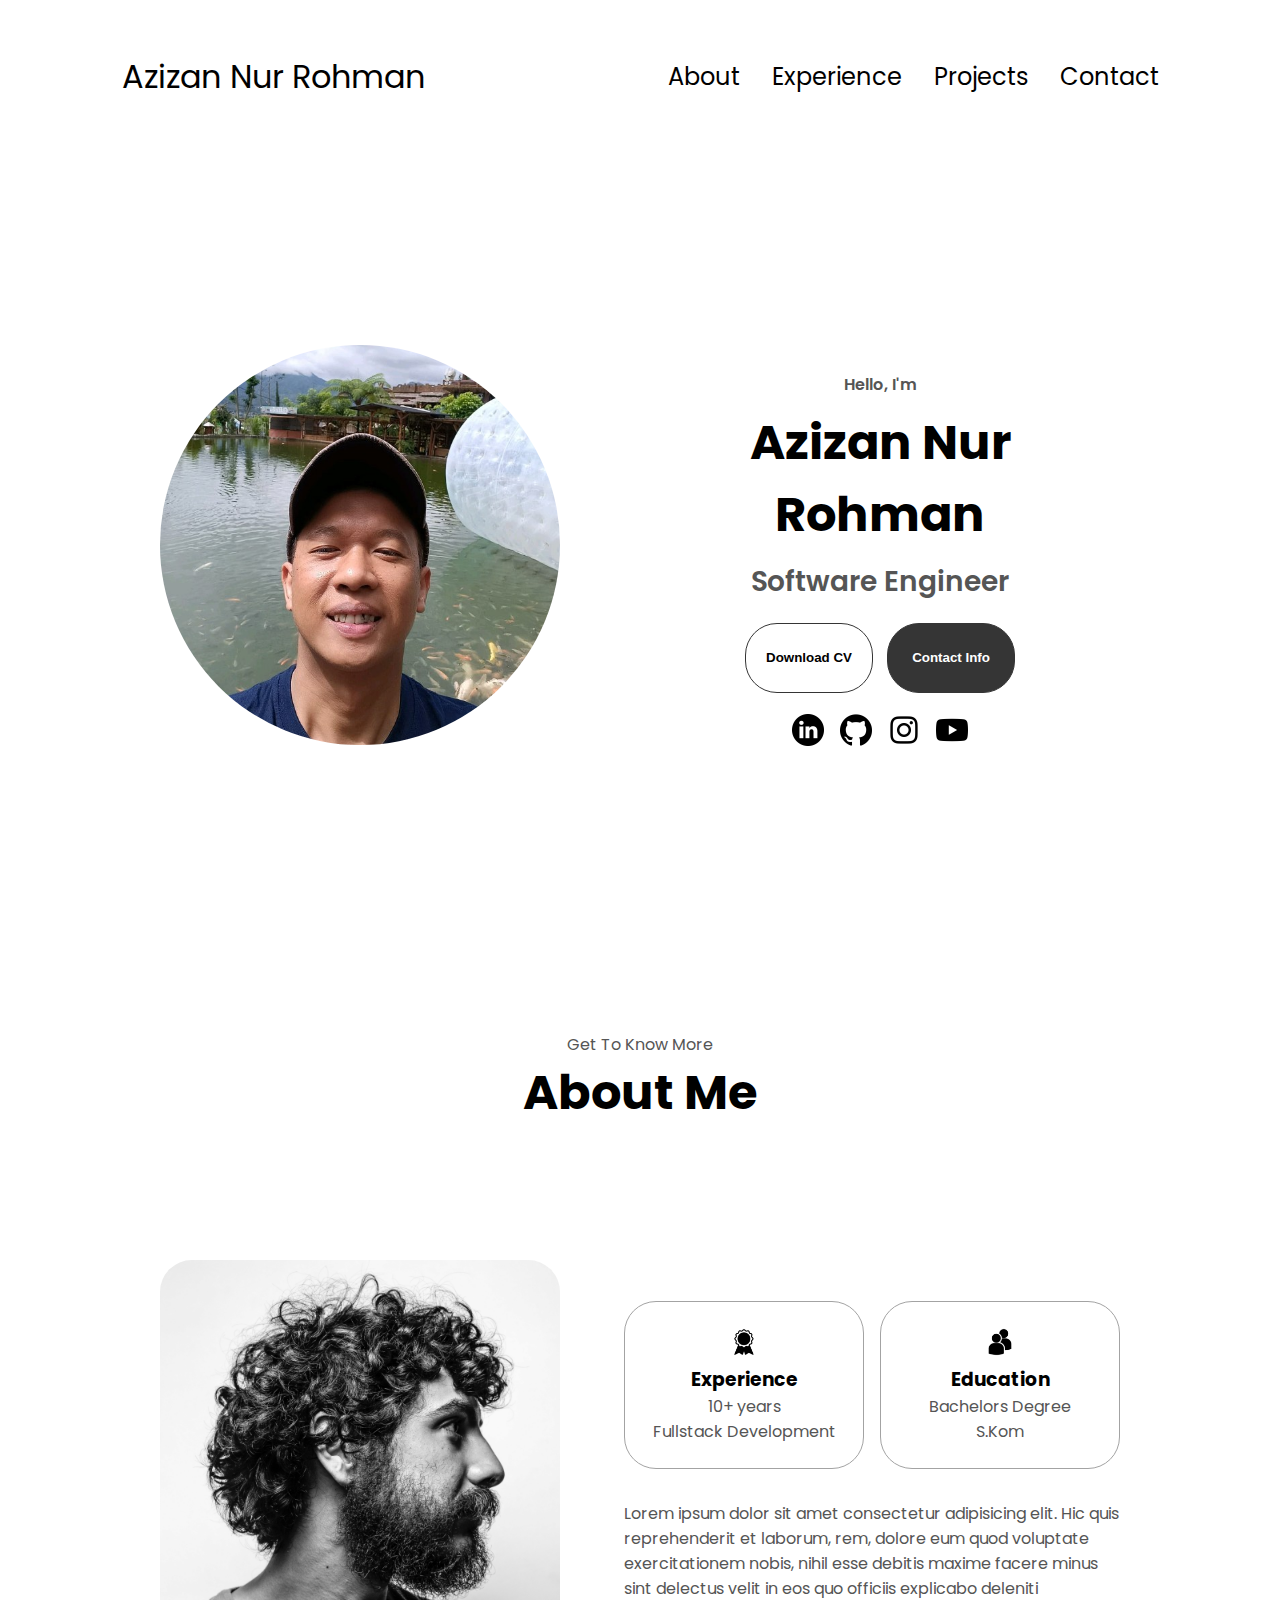
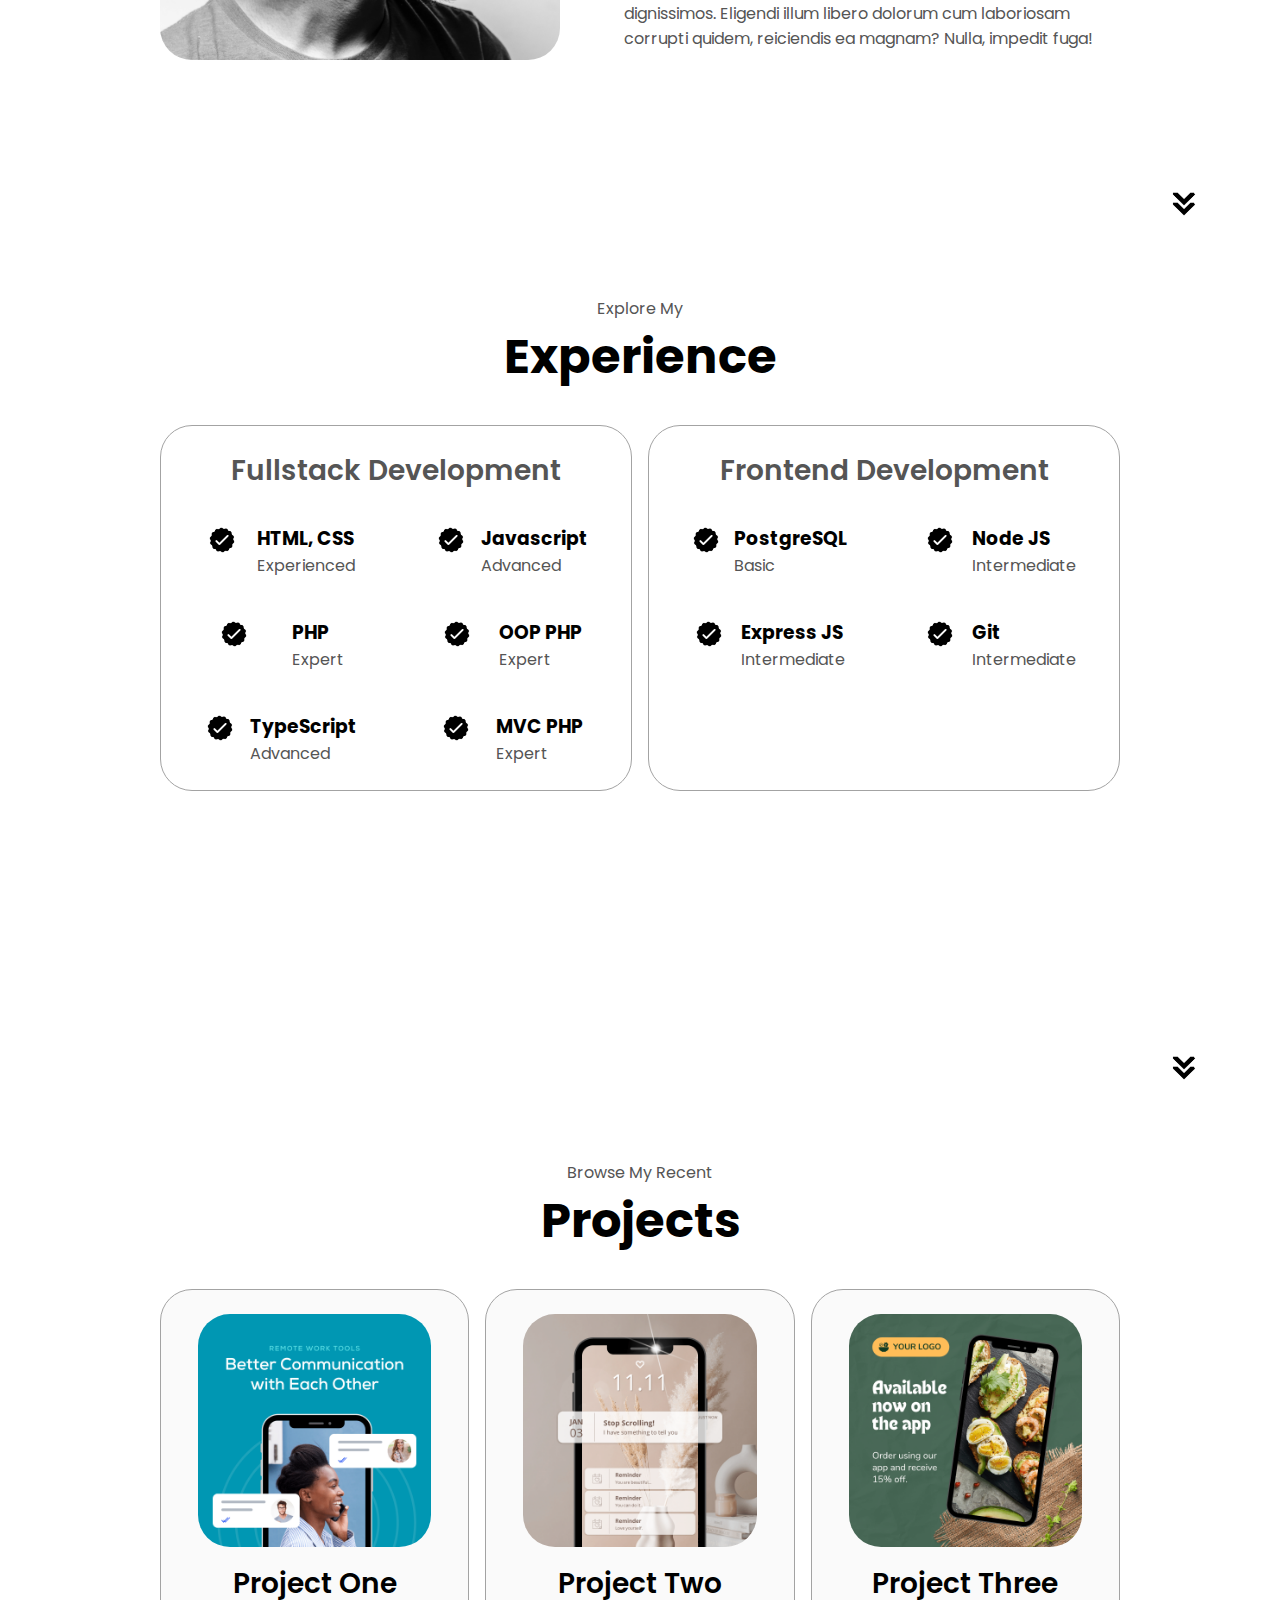
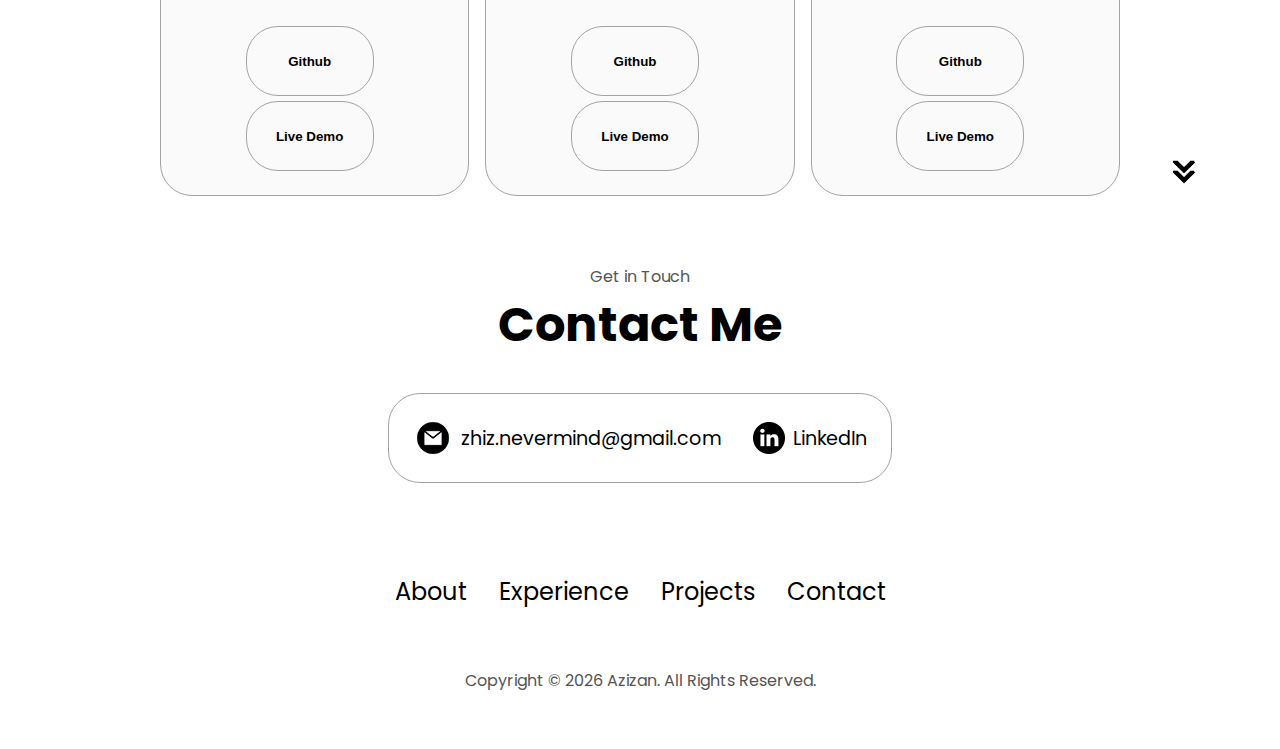
<file: index.html>
<!DOCTYPE html>
<!-- saved from url=(0055)#about -->
<html lang="en"><head><meta http-equiv="Content-Type" content="text/html; charset=UTF-8">
    
    <meta http-equiv="X-UA-Compatible" content="IE=edge">
    <meta name="viewport" content="width=device-width, initial-scale=1.0">
    <title>Azizan Nur Rohman</title>
    <link rel="stylesheet" href="./My Portfolio_files/style.css">
    <link rel="stylesheet" href="./My Portfolio_files/mediaqueries.css">
  <style type="text/css">
@font-face {
  font-weight: 400;
  font-style:  normal;
  font-family: circular;

  src: url('chrome-extension://liecbddmkiiihnedobmlmillhodjkdmb/fonts/CircularXXWeb-Book.woff2') format('woff2');
}

.foto-profile{
  border-radius: 50%;
}

@font-face {
  font-weight: 700;
  font-style:  normal;
  font-family: circular;

  src: url('chrome-extension://liecbddmkiiihnedobmlmillhodjkdmb/fonts/CircularXXWeb-Bold.woff2') format('woff2');
}</style></head>
  <body>
    <nav id="desktop-nav">
      <div class="logo">Azizan Nur Rohman</div>
      <div>
        <ul class="nav-links">
          <li><a href="#about">About</a></li>
          <li><a href="#experience">Experience</a></li>
          <li><a href="#projects">Projects</a></li>
          <li><a href="#contact">Contact</a></li>
        </ul>
      </div>
    </nav>
    <nav id="hamburger-nav">
      <div class="logo">Azizan</div>
      <div class="hamburger-menu">
        <div class="hamburger-icon" onclick="toggleMenu()">
          <span></span>
          <span></span>
          <span></span>
        </div>
        <div class="menu-links">
          <li><a href="#about" onclick="toggleMenu()">About</a></li>
          <li><a href="#experience" onclick="toggleMenu()">Experience</a></li>
          <li><a href="#projects" onclick="toggleMenu()">Projects</a></li>
          <li><a href="#contact" onclick="toggleMenu()">Contact</a></li>
        </div>
      </div>
    </nav>
    <section id="profile">
      <div class="section__pic-container">
        <img src="./My Portfolio_files/azizan.jpg" alt="Azizan profile picture" class="foto-profile">
      </div>
      <div class="hero section__text">
        <p class="section__text__p1 margin_top">Hello, I'm</p>
        <h1 class="title margin_top">Azizan Nur Rohman</h1>
        <p class="section__text__p2 margin_top">Software Engineer</p>
        <div class="btn-container margin_top">
          <button class="btn btn-color-2" onclick="window.open('My Portfolio_files/azizan_nur_rohman.pdf')">
            Download CV
          </button>
          <button class="btn btn-color-1 margin_top" onclick="location.href='#contact'">
            Contact Info
          </button>
        </div>
        <div id="socials-container">
          <img src="./My Portfolio_files/linkedin.png" alt="My LinkedIn profile" class="icon" onclick="location.href=&#39;https://www.linkedin.com/in/azizan-nur-rohman-842980a0/&#39;">
          <img src="./My Portfolio_files/github.png" alt="My Github profile" class="icon" onclick="location.href=&#39;https://github.com/AzizanNur/&#39;">
          <img src="./My Portfolio_files/instagram.png" alt="My Github profile" class="icon" onclick="location.href=&#39;https://www.instagram.com/azizan_nr/&#39;">
          <img src="./My Portfolio_files/youtube.png" alt="My Github profile" class="icon" onclick="location.href=&#39;https://www.youtube.com/@AzizanMultazamAvicenna&#39;">
        </div>
      </div>
    </section>
    <section id="about">
      <p class="section__text__p1">Get To Know More</p>
      <h1 class="title">About Me</h1>
      <div class="section-container">
        <div class="section__pic-container">
          <img src="./My Portfolio_files/about-pic.png" alt="Profile picture" class="about-pic">
        </div>
        <div class="about-details-container">
          <div class="about-containers">
            <div class="details-container">
              <img src="./My Portfolio_files/experience.png" alt="Experience icon" class="icon">
              <h3>Experience</h3>
              <p>10+ years <br>Fullstack Development</p>
            </div>
            <div class="details-container">
              <img src="./My Portfolio_files/education.png" alt="Education icon" class="icon">
              <h3>Education</h3>
              <p>Bachelors Degree <br>S.Kom</p>
            </div>
          </div>
          <div class="text-container">
            <p>
              Lorem ipsum dolor sit amet consectetur adipisicing elit. Hic quis
              reprehenderit et laborum, rem, dolore eum quod voluptate
              exercitationem nobis, nihil esse debitis maxime facere minus sint
              delectus velit in eos quo officiis explicabo deleniti dignissimos.
              Eligendi illum libero dolorum cum laboriosam corrupti quidem,
              reiciendis ea magnam? Nulla, impedit fuga!
            </p>
          </div>
        </div>
      </div>
      <img src="./My Portfolio_files/arrow.png" alt="Arrow icon" class="icon arrow" onclick="location.href=&#39;./#experience&#39;">
    </section>
    <section id="experience">
      <p class="section__text__p1">Explore My</p>
      <h1 class="title">Experience</h1>
      <div class="experience-details-container">
        <div class="about-containers">
          <div class="details-container">
            <h2 class="experience-sub-title">Fullstack Development</h2>
            <div class="article-container">
              <article>
                <img src="./My Portfolio_files/checkmark.png" alt="Experience icon" class="icon">
                <div>
                  <h3>HTML, CSS</h3>
                  <p>Experienced</p>
                </div>
              </article>
              <article>
                <img src="./My Portfolio_files/checkmark.png" alt="Experience icon" class="icon">
                <div>
                  <h3>Javascript</h3>
                  <p>Advanced</p>
                </div>
              </article>
              <article>
                <img src="./My Portfolio_files/checkmark.png" alt="Experience icon" class="icon">
                <div>
                  <h3>PHP</h3>
                  <p>Expert</p>
                </div>
              </article>
              <article>
                <img src="./My Portfolio_files/checkmark.png" alt="Experience icon" class="icon">
                <div>
                  <h3>OOP PHP</h3>
                  <p>Expert</p>
                </div>
              </article>
              <article>
                <img src="./My Portfolio_files/checkmark.png" alt="Experience icon" class="icon">
                <div>
                  <h3>TypeScript</h3>
                  <p>Advanced</p>
                </div>
              </article>
              <article>
                <img src="./My Portfolio_files/checkmark.png" alt="Experience icon" class="icon">
                <div>
                  <h3>MVC PHP</h3>
                  <p>Expert</p>
                </div>
              </article>
            </div>
          </div>
          <div class="details-container">
            <h2 class="experience-sub-title">Frontend Development</h2>
            <div class="article-container">
              <article>
                <img src="./My Portfolio_files/checkmark.png" alt="Experience icon" class="icon">
                <div>
                  <h3>PostgreSQL</h3>
                  <p>Basic</p>
                </div>
              </article>
              <article>
                <img src="./My Portfolio_files/checkmark.png" alt="Experience icon" class="icon">
                <div>
                  <h3>Node JS</h3>
                  <p>Intermediate</p>
                </div>
              </article>
              <article>
                <img src="./My Portfolio_files/checkmark.png" alt="Experience icon" class="icon">
                <div>
                  <h3>Express JS</h3>
                  <p>Intermediate</p>
                </div>
              </article>
              <article>
                <img src="./My Portfolio_files/checkmark.png" alt="Experience icon" class="icon">
                <div>
                  <h3>Git</h3>
                  <p>Intermediate</p>
                </div>
              </article>
            </div>
          </div>
        </div>
      </div>
      <img src="./My Portfolio_files/arrow.png" alt="Arrow icon" class="icon arrow" onclick="location.href=&#39;./#projects&#39;">
    </section>
    <section id="projects">
      <p class="section__text__p1">Browse My Recent</p>
      <h1 class="title">Projects</h1>
      <div class="experience-details-container">
        <div class="about-containers">
          <div class="details-container color-container">
            <div class="article-container">
              <img src="./My Portfolio_files/project-1.png" alt="Project 1" class="project-img">
            </div>
            <h2 class="experience-sub-title project-title">Project One</h2>
            <div class="btn-container">
              <button class="btn btn-color-2 project-btn" onclick="location.href=&#39;https://github.com/&#39;">
                Github
              </button>
              <button class="btn btn-color-2 project-btn" onclick="location.href=&#39;https://github.com/&#39;">
                Live Demo
              </button>
            </div>
          </div>
          <div class="details-container color-container">
            <div class="article-container">
              <img src="./My Portfolio_files/project-2.png" alt="Project 2" class="project-img">
            </div>
            <h2 class="experience-sub-title project-title">Project Two</h2>
            <div class="btn-container">
              <button class="btn btn-color-2 project-btn" onclick="location.href=&#39;https://github.com/&#39;">
                Github
              </button>
              <button class="btn btn-color-2 project-btn" onclick="location.href=&#39;https://github.com/&#39;">
                Live Demo
              </button>
            </div>
          </div>
          <div class="details-container color-container">
            <div class="article-container">
              <img src="./My Portfolio_files/project-3.png" alt="Project 3" class="project-img">
            </div>
            <h2 class="experience-sub-title project-title">Project Three</h2>
            <div class="btn-container">
              <button class="btn btn-color-2 project-btn" onclick="location.href=&#39;https://github.com/&#39;">
                Github
              </button>
              <button class="btn btn-color-2 project-btn" onclick="location.href=&#39;https://github.com/&#39;">
                Live Demo
              </button>
            </div>
          </div>
        </div>
      </div>
      <img src="./My Portfolio_files/arrow.png" alt="Arrow icon" class="icon arrow" onclick="location.href=&#39;./#contact&#39;">
    </section>
    <section id="contact">
      <p class="section__text__p1">Get in Touch</p>
      <h1 class="title">Contact Me</h1>
      <div class="contact-info-upper-container">
        <div class="contact-info-container">
          <img src="./My Portfolio_files/email.png" alt="Email icon" class="icon contact-icon email-icon">
          <p><a href="mailto:zhiz.nevermind@gmail.com">zhiz.nevermind@gmail.com</a></p>
        </div>
        <div class="contact-info-container">
          <img src="./My Portfolio_files/linkedin.png" alt="LinkedIn icon" class="icon contact-icon">
          <p><a href="https://www.linkedin.com/in/azizan-nur-rohman-842980a0/">LinkedIn</a></p>
        </div>
      </div>
    </section>
    <footer>
      <nav>
        <div class="nav-links-container">
          <ul class="nav-links">
            <li><a href="#about">About</a></li>
            <li><a href="#experience">Experience</a></li>
            <li><a href="#projects">Projects</a></li>
            <li><a href="#contact">Contact</a></li>
          </ul>
        </div>
      </nav>
      <p>Copyright © <span id="year"></span> Azizan. All Rights Reserved.</p>
    </footer>
    <script src="./My Portfolio_files/script.js.download"></script>
    <script>
      // Mendapatkan tahun saat ini
      const currentYear = new Date().getFullYear();
  
      // Menempatkan tahun saat ini ke dalam elemen dengan ID 'year'
      document.getElementById('year').textContent = currentYear;
  </script>
  
          </div></template></section></div></body></html>
</file>
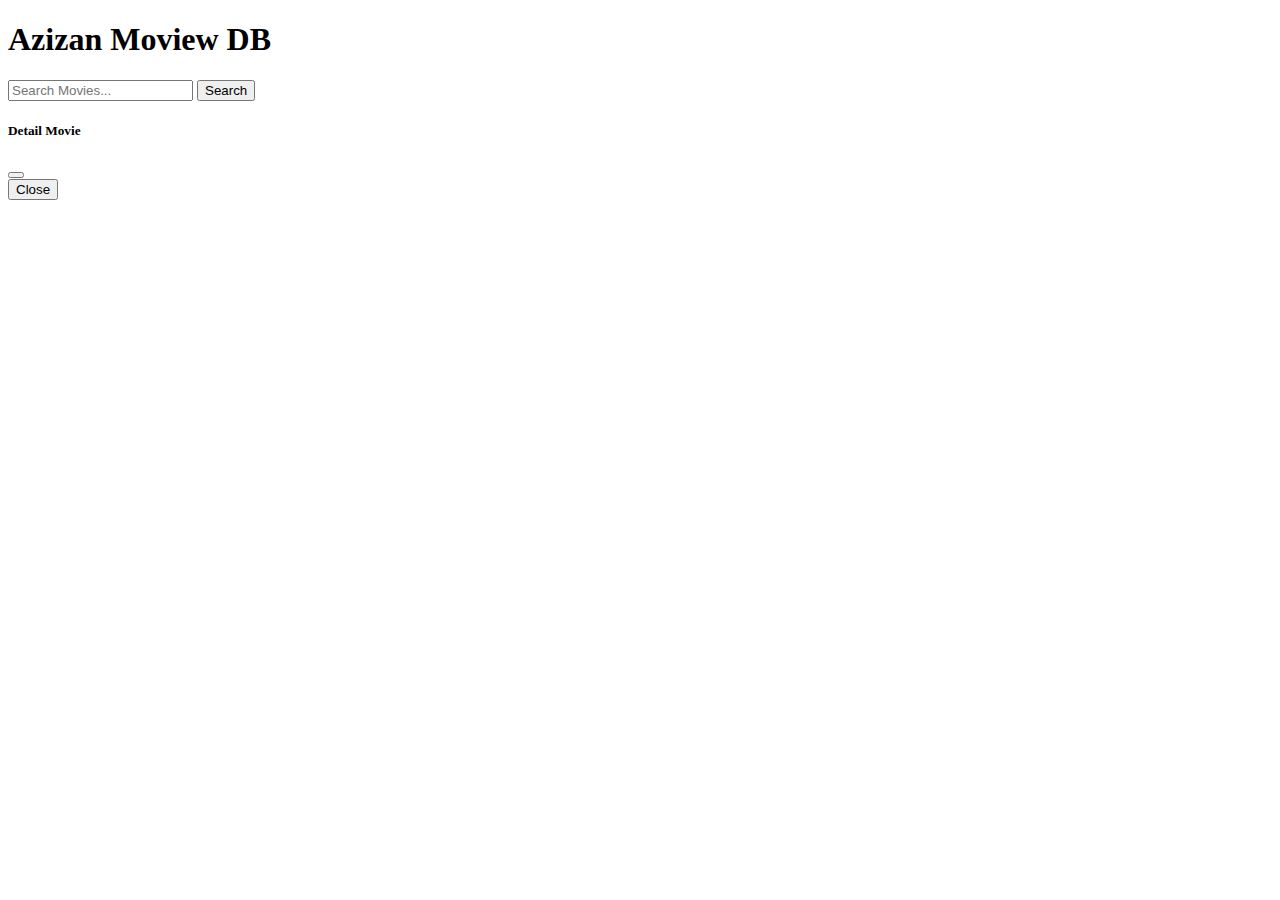
<file: movies.html>
<!doctype html>
<html lang="en">
  <head>
    <!-- Required meta tags -->
    <meta charset="utf-8">
    <meta name="viewport" content="width=device-width, initial-scale=1">

    <!-- Bootstrap CSS -->
    <link href="https://cdn.jsdelivr.net/npm/bootstrap@5.0.2/dist/css/bootstrap.min.css" rel="stylesheet" integrity="sha384-EVSTQN3/azprG1Anm3QDgpJLIm9Nao0Yz1ztcQTwFspd3yD65VohhpuuCOmLASjC" crossorigin="anonymous">
    <!-- <script src="https://code.jquery.com/jquery-3.6.0.min.js" integrity="sha256-/xUj+3OJU5yExlq6GSYGSHk7tPXikynS7ogEvDej/m4=" crossorigin="anonymous"></script> -->
    <link href="https://cdn.jsdelivr.net/npm/bootstrap@5.0.2/dist/css/bootstrap.min.css" rel="stylesheet" integrity="sha384-EVSTQN3/azprG1Anm3QDgpJLIm9Nao0Yz1ztcQTwFspd3yD65VohhpuuCOmLASjC" crossorigin="anonymous">
    <script src="https://cdn.jsdelivr.net/npm/bootstrap@5.0.2/dist/js/bootstrap.bundle.min.js" integrity="sha384-MrcW6ZMFYlzcLA8Nl+NtUVF0sA7MsXsP1UyJoMp4YLEuNSfAP+JcXn/tWtIaxVXM" crossorigin="anonymous"></script>

    <title>Hello, world!</title>
  </head>
  <body>
    
    <div class="container">
        <div class="row mt-5">
            <div class="col">
                <h1>Azizan Moview DB</h1>
            </div>
        </div>

        <div class="row">
            <div class="col-md-8">
                <div class="input-group mb-3">
                    <input type="text" class="form-control keyword-search" placeholder="Search Movies...">
                    <button class="btn btn-primary search-bottom" type="button" id="button-addon2">Search</button>
                  </div>
            </div>
        </div>
        

        <div class="row cards">            
        </div>

        <!-- awal modal -->
            <div class="modal fade" id="exampleModal" tabindex="-1" aria-labelledby="videoDetail" aria-hidden="true">
                <div class="modal-dialog modal-lg modal-dialog-centered">
                <div class="modal-content">
                    <div class="modal-header">
                    <h5 class="modal-title" id="videoDetail">Detail Movie</h5>
                    <button type="button" class="btn-close" data-bs-dismiss="modal" aria-label="Close"></button>
                    </div>
                    <div class="modal-body modalDetail">
                    
                    </div>
                    <div class="modal-footer">
                    <button type="button" class="btn btn-secondary" data-bs-dismiss="modal">Close</button>
                    </div>
                </div>
                </div>
            </div>            
        <!-- akhir modal -->

    </div>

    <script src="movies_script.js"></script>    
  </body>
</html>
</file>
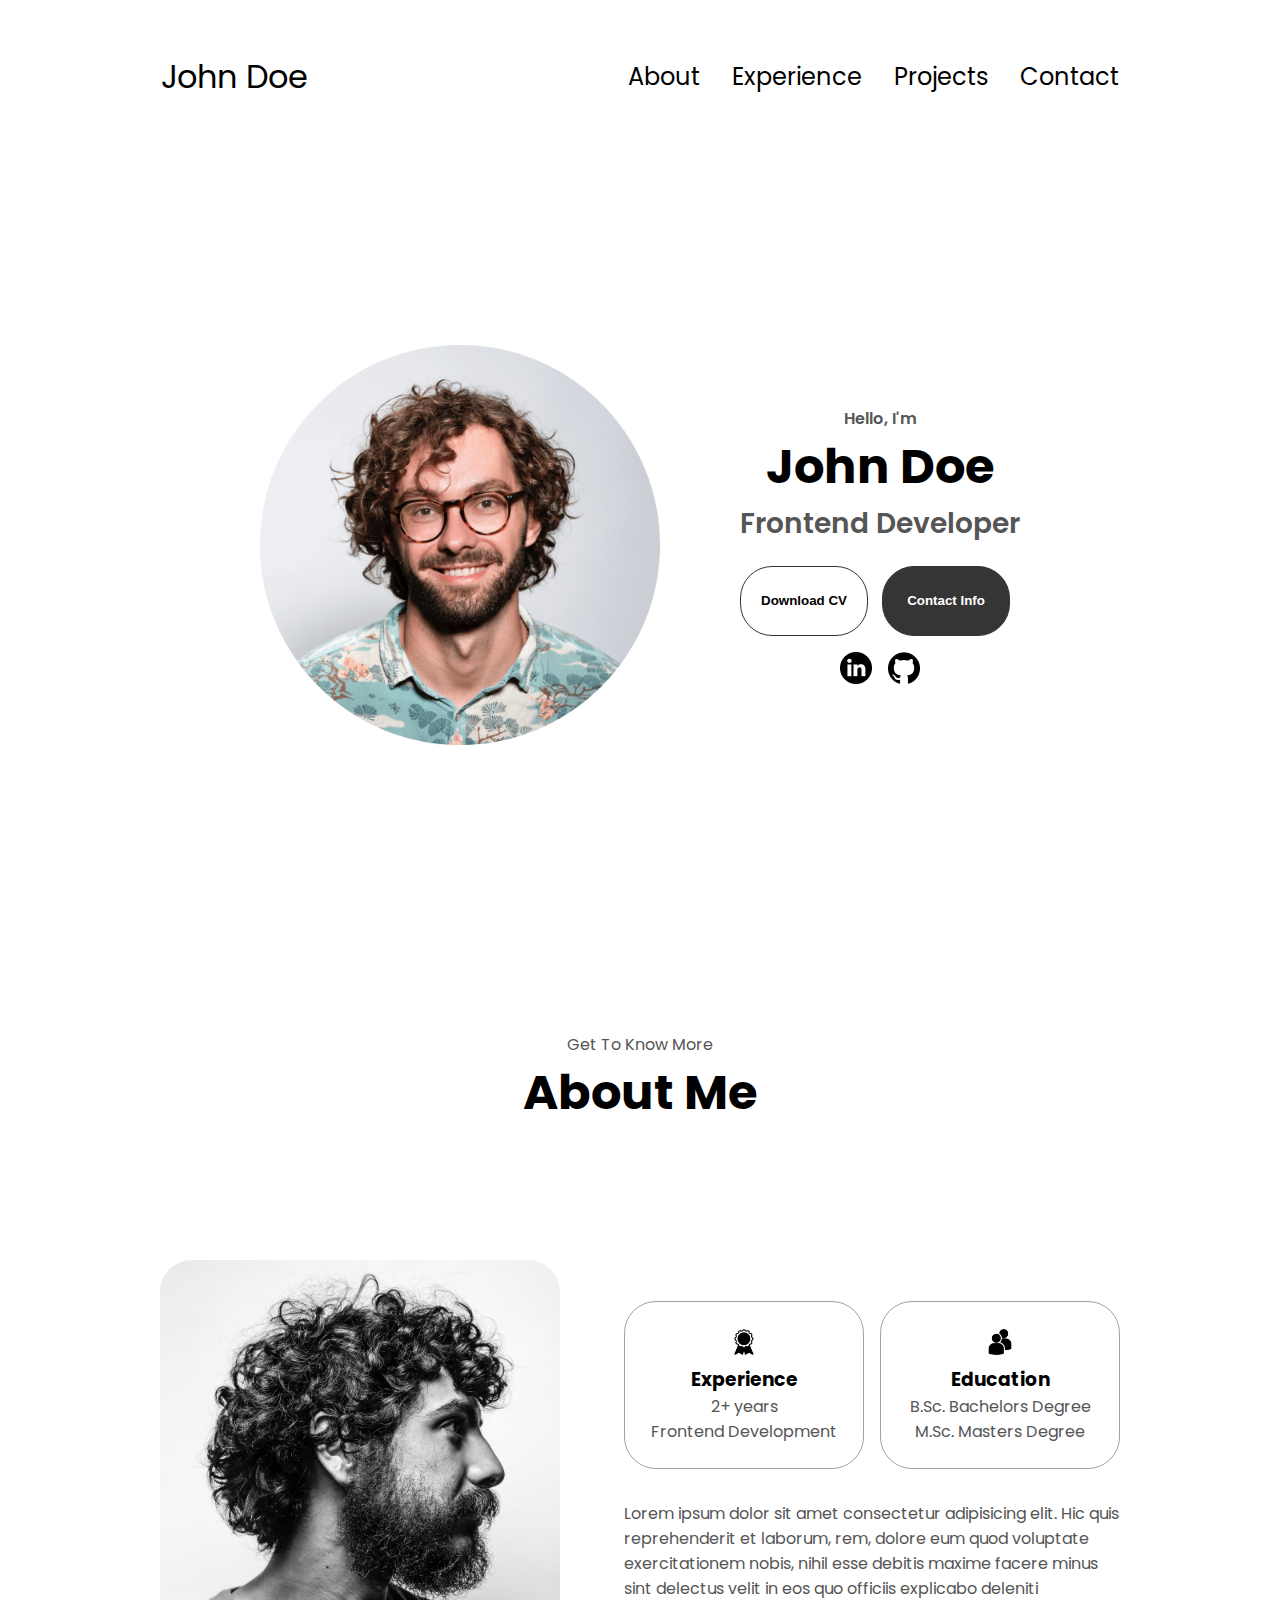
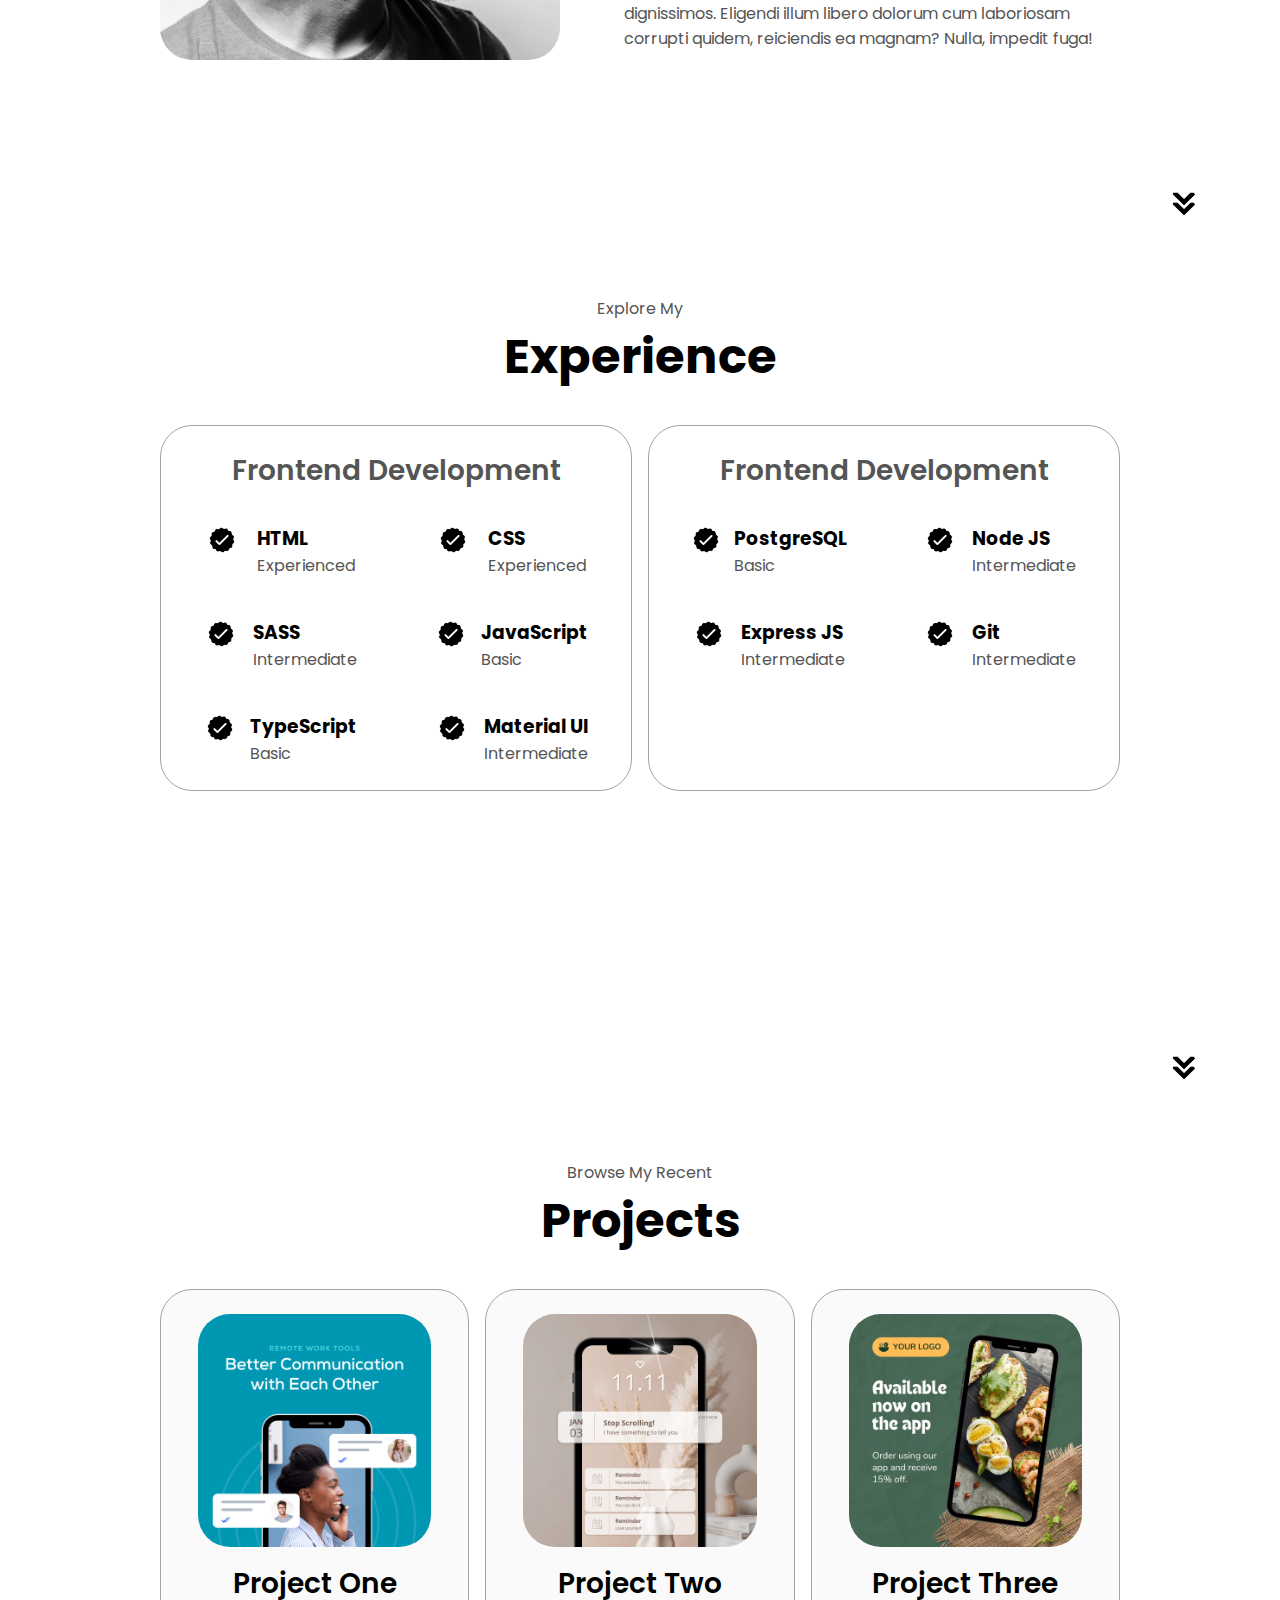
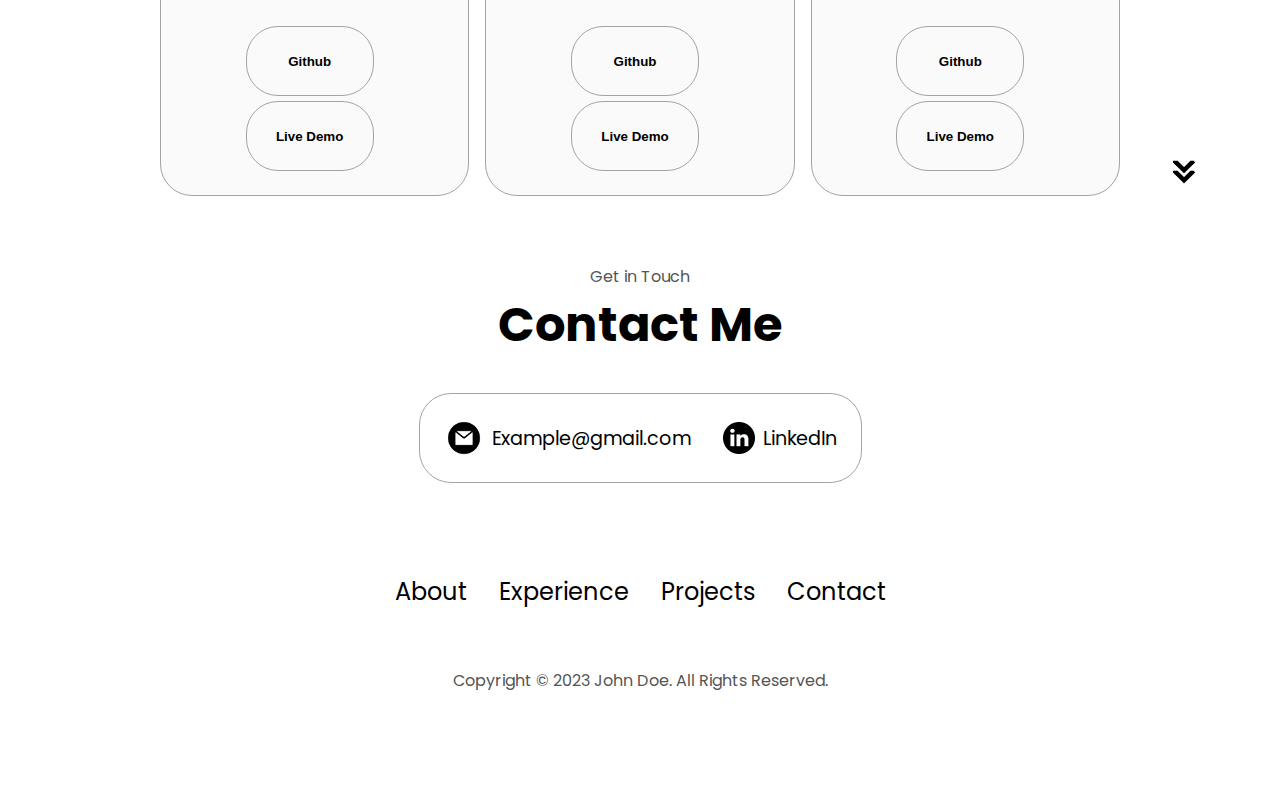
<file: My Portfolio.html>
<!DOCTYPE html>
<!-- saved from url=(0055)https://tangerine-hummingbird-1479b6.netlify.app/#about -->
<html lang="en"><head><meta http-equiv="Content-Type" content="text/html; charset=UTF-8">
    
    <meta http-equiv="X-UA-Compatible" content="IE=edge">
    <meta name="viewport" content="width=device-width, initial-scale=1.0">
    <title>My Portfolio</title>
    <link rel="stylesheet" href="./My Portfolio_files/style.css">
    <link rel="stylesheet" href="./My Portfolio_files/mediaqueries.css">
  <style type="text/css">
@font-face {
  font-weight: 400;
  font-style:  normal;
  font-family: circular;

  src: url('chrome-extension://liecbddmkiiihnedobmlmillhodjkdmb/fonts/CircularXXWeb-Book.woff2') format('woff2');
}

@font-face {
  font-weight: 700;
  font-style:  normal;
  font-family: circular;

  src: url('chrome-extension://liecbddmkiiihnedobmlmillhodjkdmb/fonts/CircularXXWeb-Bold.woff2') format('woff2');
}</style></head>
  <body>
    <nav id="desktop-nav">
      <div class="logo">John Doe</div>
      <div>
        <ul class="nav-links">
          <li><a href="https://tangerine-hummingbird-1479b6.netlify.app/#about">About</a></li>
          <li><a href="https://tangerine-hummingbird-1479b6.netlify.app/#experience">Experience</a></li>
          <li><a href="https://tangerine-hummingbird-1479b6.netlify.app/#projects">Projects</a></li>
          <li><a href="https://tangerine-hummingbird-1479b6.netlify.app/#contact">Contact</a></li>
        </ul>
      </div>
    </nav>
    <nav id="hamburger-nav">
      <div class="logo">John Doe</div>
      <div class="hamburger-menu">
        <div class="hamburger-icon" onclick="toggleMenu()">
          <span></span>
          <span></span>
          <span></span>
        </div>
        <div class="menu-links">
          <li><a href="https://tangerine-hummingbird-1479b6.netlify.app/#about" onclick="toggleMenu()">About</a></li>
          <li><a href="https://tangerine-hummingbird-1479b6.netlify.app/#experience" onclick="toggleMenu()">Experience</a></li>
          <li><a href="https://tangerine-hummingbird-1479b6.netlify.app/#projects" onclick="toggleMenu()">Projects</a></li>
          <li><a href="https://tangerine-hummingbird-1479b6.netlify.app/#contact" onclick="toggleMenu()">Contact</a></li>
        </div>
      </div>
    </nav>
    <section id="profile">
      <div class="section__pic-container">
        <img src="./My Portfolio_files/profile-pic.png" alt="John Doe profile picture">
      </div>
      <div class="section__text">
        <p class="section__text__p1">Hello, I'm</p>
        <h1 class="title">John Doe</h1>
        <p class="section__text__p2">Frontend Developer</p>
        <div class="btn-container">
          <button class="btn btn-color-2" onclick="window.open(&#39;./assets/resume-example.pdf&#39;)">
            Download CV
          </button>
          <button class="btn btn-color-1" onclick="location.href=&#39;./#contact&#39;">
            Contact Info
          </button>
        </div>
        <div id="socials-container">
          <img src="./My Portfolio_files/linkedin.png" alt="My LinkedIn profile" class="icon" onclick="location.href=&#39;https://linkedin.com/&#39;">
          <img src="./My Portfolio_files/github.png" alt="My Github profile" class="icon" onclick="location.href=&#39;https://github.com/&#39;">
        </div>
      </div>
    </section>
    <section id="about">
      <p class="section__text__p1">Get To Know More</p>
      <h1 class="title">About Me</h1>
      <div class="section-container">
        <div class="section__pic-container">
          <img src="./My Portfolio_files/about-pic.png" alt="Profile picture" class="about-pic">
        </div>
        <div class="about-details-container">
          <div class="about-containers">
            <div class="details-container">
              <img src="./My Portfolio_files/experience.png" alt="Experience icon" class="icon">
              <h3>Experience</h3>
              <p>2+ years <br>Frontend Development</p>
            </div>
            <div class="details-container">
              <img src="./My Portfolio_files/education.png" alt="Education icon" class="icon">
              <h3>Education</h3>
              <p>B.Sc. Bachelors Degree<br>M.Sc. Masters Degree</p>
            </div>
          </div>
          <div class="text-container">
            <p>
              Lorem ipsum dolor sit amet consectetur adipisicing elit. Hic quis
              reprehenderit et laborum, rem, dolore eum quod voluptate
              exercitationem nobis, nihil esse debitis maxime facere minus sint
              delectus velit in eos quo officiis explicabo deleniti dignissimos.
              Eligendi illum libero dolorum cum laboriosam corrupti quidem,
              reiciendis ea magnam? Nulla, impedit fuga!
            </p>
          </div>
        </div>
      </div>
      <img src="./My Portfolio_files/arrow.png" alt="Arrow icon" class="icon arrow" onclick="location.href=&#39;./#experience&#39;">
    </section>
    <section id="experience">
      <p class="section__text__p1">Explore My</p>
      <h1 class="title">Experience</h1>
      <div class="experience-details-container">
        <div class="about-containers">
          <div class="details-container">
            <h2 class="experience-sub-title">Frontend Development</h2>
            <div class="article-container">
              <article>
                <img src="./My Portfolio_files/checkmark.png" alt="Experience icon" class="icon">
                <div>
                  <h3>HTML</h3>
                  <p>Experienced</p>
                </div>
              </article>
              <article>
                <img src="./My Portfolio_files/checkmark.png" alt="Experience icon" class="icon">
                <div>
                  <h3>CSS</h3>
                  <p>Experienced</p>
                </div>
              </article>
              <article>
                <img src="./My Portfolio_files/checkmark.png" alt="Experience icon" class="icon">
                <div>
                  <h3>SASS</h3>
                  <p>Intermediate</p>
                </div>
              </article>
              <article>
                <img src="./My Portfolio_files/checkmark.png" alt="Experience icon" class="icon">
                <div>
                  <h3>JavaScript</h3>
                  <p>Basic</p>
                </div>
              </article>
              <article>
                <img src="./My Portfolio_files/checkmark.png" alt="Experience icon" class="icon">
                <div>
                  <h3>TypeScript</h3>
                  <p>Basic</p>
                </div>
              </article>
              <article>
                <img src="./My Portfolio_files/checkmark.png" alt="Experience icon" class="icon">
                <div>
                  <h3>Material UI</h3>
                  <p>Intermediate</p>
                </div>
              </article>
            </div>
          </div>
          <div class="details-container">
            <h2 class="experience-sub-title">Frontend Development</h2>
            <div class="article-container">
              <article>
                <img src="./My Portfolio_files/checkmark.png" alt="Experience icon" class="icon">
                <div>
                  <h3>PostgreSQL</h3>
                  <p>Basic</p>
                </div>
              </article>
              <article>
                <img src="./My Portfolio_files/checkmark.png" alt="Experience icon" class="icon">
                <div>
                  <h3>Node JS</h3>
                  <p>Intermediate</p>
                </div>
              </article>
              <article>
                <img src="./My Portfolio_files/checkmark.png" alt="Experience icon" class="icon">
                <div>
                  <h3>Express JS</h3>
                  <p>Intermediate</p>
                </div>
              </article>
              <article>
                <img src="./My Portfolio_files/checkmark.png" alt="Experience icon" class="icon">
                <div>
                  <h3>Git</h3>
                  <p>Intermediate</p>
                </div>
              </article>
            </div>
          </div>
        </div>
      </div>
      <img src="./My Portfolio_files/arrow.png" alt="Arrow icon" class="icon arrow" onclick="location.href=&#39;./#projects&#39;">
    </section>
    <section id="projects">
      <p class="section__text__p1">Browse My Recent</p>
      <h1 class="title">Projects</h1>
      <div class="experience-details-container">
        <div class="about-containers">
          <div class="details-container color-container">
            <div class="article-container">
              <img src="./My Portfolio_files/project-1.png" alt="Project 1" class="project-img">
            </div>
            <h2 class="experience-sub-title project-title">Project One</h2>
            <div class="btn-container">
              <button class="btn btn-color-2 project-btn" onclick="location.href=&#39;https://github.com/&#39;">
                Github
              </button>
              <button class="btn btn-color-2 project-btn" onclick="location.href=&#39;https://github.com/&#39;">
                Live Demo
              </button>
            </div>
          </div>
          <div class="details-container color-container">
            <div class="article-container">
              <img src="./My Portfolio_files/project-2.png" alt="Project 2" class="project-img">
            </div>
            <h2 class="experience-sub-title project-title">Project Two</h2>
            <div class="btn-container">
              <button class="btn btn-color-2 project-btn" onclick="location.href=&#39;https://github.com/&#39;">
                Github
              </button>
              <button class="btn btn-color-2 project-btn" onclick="location.href=&#39;https://github.com/&#39;">
                Live Demo
              </button>
            </div>
          </div>
          <div class="details-container color-container">
            <div class="article-container">
              <img src="./My Portfolio_files/project-3.png" alt="Project 3" class="project-img">
            </div>
            <h2 class="experience-sub-title project-title">Project Three</h2>
            <div class="btn-container">
              <button class="btn btn-color-2 project-btn" onclick="location.href=&#39;https://github.com/&#39;">
                Github
              </button>
              <button class="btn btn-color-2 project-btn" onclick="location.href=&#39;https://github.com/&#39;">
                Live Demo
              </button>
            </div>
          </div>
        </div>
      </div>
      <img src="./My Portfolio_files/arrow.png" alt="Arrow icon" class="icon arrow" onclick="location.href=&#39;./#contact&#39;">
    </section>
    <section id="contact">
      <p class="section__text__p1">Get in Touch</p>
      <h1 class="title">Contact Me</h1>
      <div class="contact-info-upper-container">
        <div class="contact-info-container">
          <img src="./My Portfolio_files/email.png" alt="Email icon" class="icon contact-icon email-icon">
          <p><a href="mailto:examplemail@gmail.com">Example@gmail.com</a></p>
        </div>
        <div class="contact-info-container">
          <img src="./My Portfolio_files/linkedin.png" alt="LinkedIn icon" class="icon contact-icon">
          <p><a href="https://www.linkedin.com/">LinkedIn</a></p>
        </div>
      </div>
    </section>
    <footer>
      <nav>
        <div class="nav-links-container">
          <ul class="nav-links">
            <li><a href="https://tangerine-hummingbird-1479b6.netlify.app/#about">About</a></li>
            <li><a href="https://tangerine-hummingbird-1479b6.netlify.app/#experience">Experience</a></li>
            <li><a href="https://tangerine-hummingbird-1479b6.netlify.app/#projects">Projects</a></li>
            <li><a href="https://tangerine-hummingbird-1479b6.netlify.app/#contact">Contact</a></li>
          </ul>
        </div>
      </nav>
      <p>Copyright © 2023 John Doe. All Rights Reserved.</p>
    </footer>
    <script src="./My Portfolio_files/script.js.download"></script>
  

<div id="loom-companion-mv3" ext-id="liecbddmkiiihnedobmlmillhodjkdmb"><section id="shadow-host-companion"><template shadowrootmode="open"><div id="inner-shadow-companion"><div class="css-0" id="tooltip-mount-layer-companion"></div><style data-emotion="companion-global"></style><style data-emotion="companion" data-s=""></style><style>
            
    #inner-shadow-companion {
      font-size: 100%;
    }
    #inner-shadow-companion {
      font-family: circular, -apple-system, BlinkMacSystemFont, Segoe UI,
        sans-serif;
      color: var(--lns-color-body);
      
  font-size: var(--lns-fontSize-medium);
  line-height: var(--lns-lineHeight-medium);
;
      font-feature-settings: 'ss08' on;
    }

    #inner-shadow-companion *,
    #inner-shadow-companion *:before,
    #inner-shadow-companion *:after {
      box-sizing: border-box;
    }

    #inner-shadow-companion * {
      -webkit-font-smoothing: antialiased;
      -moz-osx-font-smoothing: grayscale;
      letter-spacing: calc(0.6px - 0.05em);
    }

    
    #inner-shadow-companion,
    .theme-light,
    [data-lens-theme="light"] {
      --lns-color-primary: var(--lns-themeLight-color-primary);--lns-color-primaryHover: var(--lns-themeLight-color-primaryHover);--lns-color-primaryActive: var(--lns-themeLight-color-primaryActive);--lns-color-body: var(--lns-themeLight-color-body);--lns-color-bodyDimmed: var(--lns-themeLight-color-bodyDimmed);--lns-color-background: var(--lns-themeLight-color-background);--lns-color-backgroundHover: var(--lns-themeLight-color-backgroundHover);--lns-color-backgroundActive: var(--lns-themeLight-color-backgroundActive);--lns-color-backgroundSecondary: var(--lns-themeLight-color-backgroundSecondary);--lns-color-backgroundSecondary2: var(--lns-themeLight-color-backgroundSecondary2);--lns-color-overlay: var(--lns-themeLight-color-overlay);--lns-color-border: var(--lns-themeLight-color-border);--lns-color-focusRing: var(--lns-themeLight-color-focusRing);--lns-color-record: var(--lns-themeLight-color-record);--lns-color-recordHover: var(--lns-themeLight-color-recordHover);--lns-color-recordActive: var(--lns-themeLight-color-recordActive);--lns-color-info: var(--lns-themeLight-color-info);--lns-color-success: var(--lns-themeLight-color-success);--lns-color-warning: var(--lns-themeLight-color-warning);--lns-color-danger: var(--lns-themeLight-color-danger);--lns-color-dangerHover: var(--lns-themeLight-color-dangerHover);--lns-color-dangerActive: var(--lns-themeLight-color-dangerActive);--lns-color-backdrop: var(--lns-themeLight-color-backdrop);--lns-color-backdropDark: var(--lns-themeLight-color-backdropDark);--lns-color-backdropTwilight: var(--lns-themeLight-color-backdropTwilight);--lns-color-disabledContent: var(--lns-themeLight-color-disabledContent);--lns-color-highlight: var(--lns-themeLight-color-highlight);--lns-color-disabledBackground: var(--lns-themeLight-color-disabledBackground);--lns-color-formFieldBorder: var(--lns-themeLight-color-formFieldBorder);--lns-color-formFieldBackground: var(--lns-themeLight-color-formFieldBackground);--lns-color-buttonBorder: var(--lns-themeLight-color-buttonBorder);--lns-color-upgrade: var(--lns-themeLight-color-upgrade);--lns-color-upgradeHover: var(--lns-themeLight-color-upgradeHover);--lns-color-upgradeActive: var(--lns-themeLight-color-upgradeActive);--lns-color-tabBackground: var(--lns-themeLight-color-tabBackground);--lns-color-discoveryBackground: var(--lns-themeLight-color-discoveryBackground);--lns-color-discoveryLightBackground: var(--lns-themeLight-color-discoveryLightBackground);--lns-color-discoveryTitle: var(--lns-themeLight-color-discoveryTitle);--lns-color-discoveryHighlight: var(--lns-themeLight-color-discoveryHighlight);
    }

    .theme-dark,
    [data-lens-theme="dark"] {
      --lns-color-primary: var(--lns-themeDark-color-primary);--lns-color-primaryHover: var(--lns-themeDark-color-primaryHover);--lns-color-primaryActive: var(--lns-themeDark-color-primaryActive);--lns-color-body: var(--lns-themeDark-color-body);--lns-color-bodyDimmed: var(--lns-themeDark-color-bodyDimmed);--lns-color-background: var(--lns-themeDark-color-background);--lns-color-backgroundHover: var(--lns-themeDark-color-backgroundHover);--lns-color-backgroundActive: var(--lns-themeDark-color-backgroundActive);--lns-color-backgroundSecondary: var(--lns-themeDark-color-backgroundSecondary);--lns-color-backgroundSecondary2: var(--lns-themeDark-color-backgroundSecondary2);--lns-color-overlay: var(--lns-themeDark-color-overlay);--lns-color-border: var(--lns-themeDark-color-border);--lns-color-focusRing: var(--lns-themeDark-color-focusRing);--lns-color-record: var(--lns-themeDark-color-record);--lns-color-recordHover: var(--lns-themeDark-color-recordHover);--lns-color-recordActive: var(--lns-themeDark-color-recordActive);--lns-color-info: var(--lns-themeDark-color-info);--lns-color-success: var(--lns-themeDark-color-success);--lns-color-warning: var(--lns-themeDark-color-warning);--lns-color-danger: var(--lns-themeDark-color-danger);--lns-color-dangerHover: var(--lns-themeDark-color-dangerHover);--lns-color-dangerActive: var(--lns-themeDark-color-dangerActive);--lns-color-backdrop: var(--lns-themeDark-color-backdrop);--lns-color-backdropDark: var(--lns-themeDark-color-backdropDark);--lns-color-backdropTwilight: var(--lns-themeDark-color-backdropTwilight);--lns-color-disabledContent: var(--lns-themeDark-color-disabledContent);--lns-color-highlight: var(--lns-themeDark-color-highlight);--lns-color-disabledBackground: var(--lns-themeDark-color-disabledBackground);--lns-color-formFieldBorder: var(--lns-themeDark-color-formFieldBorder);--lns-color-formFieldBackground: var(--lns-themeDark-color-formFieldBackground);--lns-color-buttonBorder: var(--lns-themeDark-color-buttonBorder);--lns-color-upgrade: var(--lns-themeDark-color-upgrade);--lns-color-upgradeHover: var(--lns-themeDark-color-upgradeHover);--lns-color-upgradeActive: var(--lns-themeDark-color-upgradeActive);--lns-color-tabBackground: var(--lns-themeDark-color-tabBackground);--lns-color-discoveryBackground: var(--lns-themeDark-color-discoveryBackground);--lns-color-discoveryLightBackground: var(--lns-themeDark-color-discoveryLightBackground);--lns-color-discoveryTitle: var(--lns-themeDark-color-discoveryTitle);--lns-color-discoveryHighlight: var(--lns-themeDark-color-discoveryHighlight);
    }
  

    
    #inner-shadow-companion {
      --lns-fontWeight-book:400;--lns-fontWeight-bold:700;--lns-unit:0.5rem;--lns-fontSize-small:calc(1.5 * var(--lns-unit, 8px));--lns-lineHeight-small:1.5;--lns-fontSize-body-sm:calc(1.5 * var(--lns-unit, 8px));--lns-lineHeight-body-sm:1.5;--lns-fontSize-medium:calc(1.75 * var(--lns-unit, 8px));--lns-lineHeight-medium:1.6;--lns-fontSize-body-md:calc(1.75 * var(--lns-unit, 8px));--lns-lineHeight-body-md:1.6;--lns-fontSize-large:calc(2.25 * var(--lns-unit, 8px));--lns-lineHeight-large:1.45;--lns-fontSize-body-lg:calc(2.25 * var(--lns-unit, 8px));--lns-lineHeight-body-lg:1.45;--lns-fontSize-xlarge:calc(3 * var(--lns-unit, 8px));--lns-lineHeight-xlarge:1.35;--lns-fontSize-heading-sm:calc(3 * var(--lns-unit, 8px));--lns-lineHeight-heading-sm:1.35;--lns-fontSize-xxlarge:calc(4 * var(--lns-unit, 8px));--lns-lineHeight-xxlarge:1.2;--lns-fontSize-heading-md:calc(4 * var(--lns-unit, 8px));--lns-lineHeight-heading-md:1.2;--lns-fontSize-xxxlarge:calc(6 * var(--lns-unit, 8px));--lns-lineHeight-xxxlarge:1.15;--lns-fontSize-heading-lg:calc(6 * var(--lns-unit, 8px));--lns-lineHeight-heading-lg:1.15;--lns-radius-medium:calc(1 * var(--lns-unit, 8px));--lns-radius-large:calc(2 * var(--lns-unit, 8px));--lns-radius-xlarge:calc(3 * var(--lns-unit, 8px));--lns-radius-full:calc(999 * var(--lns-unit, 8px));--lns-shadow-small:0 calc(0.5 * var(--lns-unit, 8px)) calc(1.25 * var(--lns-unit, 8px)) hsla(0, 0%, 0%, 0.05);--lns-shadow-medium:0 calc(0.5 * var(--lns-unit, 8px)) calc(1.25 * var(--lns-unit, 8px)) hsla(0, 0%, 0%, 0.1);--lns-shadow-large:0 calc(0.75 * var(--lns-unit, 8px)) calc(3 * var(--lns-unit, 8px)) hsla(0, 0%, 0%, 0.1);--lns-space-xsmall:calc(0.5 * var(--lns-unit, 8px));--lns-space-small:calc(1 * var(--lns-unit, 8px));--lns-space-medium:calc(2 * var(--lns-unit, 8px));--lns-space-large:calc(3 * var(--lns-unit, 8px));--lns-space-xlarge:calc(5 * var(--lns-unit, 8px));--lns-space-xxlarge:calc(8 * var(--lns-unit, 8px));--lns-formFieldBorderWidth:1px;--lns-formFieldBorderWidthFocus:2px;--lns-formFieldHeight:calc(4.5 * var(--lns-unit, 8px));--lns-formFieldRadius:calc(2.25 * var(--lns-unit, 8px));--lns-formFieldHorizontalPadding:calc(2 * var(--lns-unit, 8px));--lns-formFieldBorderShadow:
    inset 0 0 0 var(--lns-formFieldBorderWidth) var(--lns-color-formFieldBorder)
  ;--lns-formFieldBorderShadowFocus:
    inset 0 0 0 var(--lns-formFieldBorderWidthFocus) var(--lns-color-blurple),
    0 0 0 var(--lns-formFieldBorderWidthFocus) var(--lns-color-focusRing)
  ;--lns-color-red:hsla(11,80%,45%,1);--lns-color-blurpleLight:hsla(240,83.3%,95.3%,1);--lns-color-blurpleMedium:hsla(242,81%,87.6%,1);--lns-color-blurple:hsla(242,88.4%,66.3%,1);--lns-color-blurpleDark:hsla(242,87.6%,62%,1);--lns-color-offWhite:hsla(45,36.4%,95.7%,1);--lns-color-blueLight:hsla(206,58.3%,85.9%,1);--lns-color-blue:hsla(206,100%,73.3%,1);--lns-color-blueDark:hsla(206,29.5%,33.9%,1);--lns-color-orangeLight:hsla(6,100%,89.6%,1);--lns-color-orange:hsla(11,100%,62.2%,1);--lns-color-orangeDark:hsla(11,79.9%,64.9%,1);--lns-color-tealLight:hsla(180,20%,67.6%,1);--lns-color-teal:hsla(180,51.4%,51.6%,1);--lns-color-tealDark:hsla(180,16.2%,22.9%,1);--lns-color-yellowLight:hsla(39,100%,87.8%,1);--lns-color-yellow:hsla(50,100%,57.3%,1);--lns-color-yellowDark:hsla(39,100%,68%,1);--lns-color-grey8:hsla(0,0%,13%,1);--lns-color-grey7:hsla(246,16%,26%,1);--lns-color-grey6:hsla(252,13%,46%,1);--lns-color-grey5:hsla(240,7%,62%,1);--lns-color-grey4:hsla(259,12%,75%,1);--lns-color-grey3:hsla(260,11%,85%,1);--lns-color-grey2:hsla(260,11%,95%,1);--lns-color-grey1:hsla(240,7%,97%,1);--lns-color-white:hsla(0,0%,100%,1);--lns-themeLight-color-primary:hsla(242,88.4%,66.3%,1);--lns-themeLight-color-primaryHover:hsla(242,88.4%,56.3%,1);--lns-themeLight-color-primaryActive:hsla(242,88.4%,45.3%,1);--lns-themeLight-color-body:hsla(0,0%,13%,1);--lns-themeLight-color-bodyDimmed:hsla(252,13%,46%,1);--lns-themeLight-color-background:hsla(0,0%,100%,1);--lns-themeLight-color-backgroundHover:hsla(246,16%,26%,0.1);--lns-themeLight-color-backgroundActive:hsla(246,16%,26%,0.3);--lns-themeLight-color-backgroundSecondary:hsla(246,16%,26%,0.04);--lns-themeLight-color-backgroundSecondary2:hsla(45,34%,78%,0.2);--lns-themeLight-color-overlay:hsla(0,0%,100%,1);--lns-themeLight-color-border:hsla(252,13%,46%,0.2);--lns-themeLight-color-focusRing:hsla(242,88.4%,66.3%,0.5);--lns-themeLight-color-record:hsla(11,100%,62.2%,1);--lns-themeLight-color-recordHover:hsla(11,100%,52.2%,1);--lns-themeLight-color-recordActive:hsla(11,100%,42.2%,1);--lns-themeLight-color-info:hsla(206,100%,73.3%,1);--lns-themeLight-color-success:hsla(180,51.4%,51.6%,1);--lns-themeLight-color-warning:hsla(39,100%,68%,1);--lns-themeLight-color-danger:hsla(11,80%,45%,1);--lns-themeLight-color-dangerHover:hsla(11,80%,38%,1);--lns-themeLight-color-dangerActive:hsla(11,80%,31%,1);--lns-themeLight-color-backdrop:hsla(0,0%,13%,0.5);--lns-themeLight-color-backdropDark:hsla(0,0%,13%,0.9);--lns-themeLight-color-backdropTwilight:hsla(245,44.8%,46.9%,0.8);--lns-themeLight-color-disabledContent:hsla(240,7%,62%,1);--lns-themeLight-color-highlight:hsla(240,83.3%,66.3%,0.15);--lns-themeLight-color-disabledBackground:hsla(260,11%,95%,1);--lns-themeLight-color-formFieldBorder:hsla(260,11%,85%,1);--lns-themeLight-color-formFieldBackground:hsla(0,0%,100%,1);--lns-themeLight-color-buttonBorder:hsla(252,13%,46%,0.25);--lns-themeLight-color-upgrade:hsla(206,100%,93%,1);--lns-themeLight-color-upgradeHover:hsla(206,100%,85%,1);--lns-themeLight-color-upgradeActive:hsla(206,100%,77%,1);--lns-themeLight-color-tabBackground:hsla(252,13%,46%,0.15);--lns-themeLight-color-discoveryBackground:hsla(206,100%,93%,1);--lns-themeLight-color-discoveryLightBackground:hsla(206,100%,97%,1);--lns-themeLight-color-discoveryTitle:hsla(0,0%,13%,1);--lns-themeLight-color-discoveryHighlight:hsla(206,100%,77%,0.3);--lns-themeDark-color-primary:hsla(242,87%,73%,1);--lns-themeDark-color-primaryHover:hsla(242,88.4%,56.3%,1);--lns-themeDark-color-primaryActive:hsla(242,88.4%,45.3%,1);--lns-themeDark-color-body:hsla(240,7%,97%,1);--lns-themeDark-color-bodyDimmed:hsla(240,7%,62%,1);--lns-themeDark-color-background:hsla(0,0%,13%,1);--lns-themeDark-color-backgroundHover:hsla(0,0%,100%,0.1);--lns-themeDark-color-backgroundActive:hsla(0,0%,100%,0.2);--lns-themeDark-color-backgroundSecondary:hsla(0,0%,100%,0.04);--lns-themeDark-color-backgroundSecondary2:hsla(45,13%,44%,0.2);--lns-themeDark-color-overlay:hsla(0,0%,20%,1);--lns-themeDark-color-border:hsla(259,12%,75%,0.2);--lns-themeDark-color-focusRing:hsla(242,88.4%,66.3%,0.5);--lns-themeDark-color-record:hsla(11,100%,62.2%,1);--lns-themeDark-color-recordHover:hsla(11,100%,52.2%,1);--lns-themeDark-color-recordActive:hsla(11,100%,42.2%,1);--lns-themeDark-color-info:hsla(206,100%,73.3%,1);--lns-themeDark-color-success:hsla(180,51.4%,51.6%,1);--lns-themeDark-color-warning:hsla(39,100%,68%,1);--lns-themeDark-color-danger:hsla(11,80%,45%,1);--lns-themeDark-color-dangerHover:hsla(11,80%,38%,1);--lns-themeDark-color-dangerActive:hsla(11,80%,31%,1);--lns-themeDark-color-backdrop:hsla(0,0%,13%,0.5);--lns-themeDark-color-backdropDark:hsla(0,0%,13%,0.9);--lns-themeDark-color-backdropTwilight:hsla(245,44.8%,46.9%,0.8);--lns-themeDark-color-disabledContent:hsla(240,7%,62%,1);--lns-themeDark-color-highlight:hsla(240,83.3%,66.3%,0.15);--lns-themeDark-color-disabledBackground:hsla(252,13%,23%,1);--lns-themeDark-color-formFieldBorder:hsla(252,13%,46%,1);--lns-themeDark-color-formFieldBackground:hsla(0,0%,13%,1);--lns-themeDark-color-buttonBorder:hsla(0,0%,100%,0.25);--lns-themeDark-color-upgrade:hsla(206,92%,81%,1);--lns-themeDark-color-upgradeHover:hsla(206,92%,74%,1);--lns-themeDark-color-upgradeActive:hsla(206,92%,67%,1);--lns-themeDark-color-tabBackground:hsla(0,0%,100%,0.15);--lns-themeDark-color-discoveryBackground:hsla(206,92%,81%,1);--lns-themeDark-color-discoveryLightBackground:hsla(0,0%,13%,1);--lns-themeDark-color-discoveryTitle:hsla(206,100%,73.3%,1);--lns-themeDark-color-discoveryHighlight:hsla(206,100%,77%,0.3);
    }
  

    .c\:red{color:var(--lns-color-red)}.c\:blurpleLight{color:var(--lns-color-blurpleLight)}.c\:blurpleMedium{color:var(--lns-color-blurpleMedium)}.c\:blurple{color:var(--lns-color-blurple)}.c\:blurpleDark{color:var(--lns-color-blurpleDark)}.c\:offWhite{color:var(--lns-color-offWhite)}.c\:blueLight{color:var(--lns-color-blueLight)}.c\:blue{color:var(--lns-color-blue)}.c\:blueDark{color:var(--lns-color-blueDark)}.c\:orangeLight{color:var(--lns-color-orangeLight)}.c\:orange{color:var(--lns-color-orange)}.c\:orangeDark{color:var(--lns-color-orangeDark)}.c\:tealLight{color:var(--lns-color-tealLight)}.c\:teal{color:var(--lns-color-teal)}.c\:tealDark{color:var(--lns-color-tealDark)}.c\:yellowLight{color:var(--lns-color-yellowLight)}.c\:yellow{color:var(--lns-color-yellow)}.c\:yellowDark{color:var(--lns-color-yellowDark)}.c\:grey8{color:var(--lns-color-grey8)}.c\:grey7{color:var(--lns-color-grey7)}.c\:grey6{color:var(--lns-color-grey6)}.c\:grey5{color:var(--lns-color-grey5)}.c\:grey4{color:var(--lns-color-grey4)}.c\:grey3{color:var(--lns-color-grey3)}.c\:grey2{color:var(--lns-color-grey2)}.c\:grey1{color:var(--lns-color-grey1)}.c\:white{color:var(--lns-color-white)}.c\:primary{color:var(--lns-color-primary)}.c\:primaryHover{color:var(--lns-color-primaryHover)}.c\:primaryActive{color:var(--lns-color-primaryActive)}.c\:body{color:var(--lns-color-body)}.c\:bodyDimmed{color:var(--lns-color-bodyDimmed)}.c\:background{color:var(--lns-color-background)}.c\:backgroundHover{color:var(--lns-color-backgroundHover)}.c\:backgroundActive{color:var(--lns-color-backgroundActive)}.c\:backgroundSecondary{color:var(--lns-color-backgroundSecondary)}.c\:backgroundSecondary2{color:var(--lns-color-backgroundSecondary2)}.c\:overlay{color:var(--lns-color-overlay)}.c\:border{color:var(--lns-color-border)}.c\:focusRing{color:var(--lns-color-focusRing)}.c\:record{color:var(--lns-color-record)}.c\:recordHover{color:var(--lns-color-recordHover)}.c\:recordActive{color:var(--lns-color-recordActive)}.c\:info{color:var(--lns-color-info)}.c\:success{color:var(--lns-color-success)}.c\:warning{color:var(--lns-color-warning)}.c\:danger{color:var(--lns-color-danger)}.c\:dangerHover{color:var(--lns-color-dangerHover)}.c\:dangerActive{color:var(--lns-color-dangerActive)}.c\:backdrop{color:var(--lns-color-backdrop)}.c\:backdropDark{color:var(--lns-color-backdropDark)}.c\:backdropTwilight{color:var(--lns-color-backdropTwilight)}.c\:disabledContent{color:var(--lns-color-disabledContent)}.c\:highlight{color:var(--lns-color-highlight)}.c\:disabledBackground{color:var(--lns-color-disabledBackground)}.c\:formFieldBorder{color:var(--lns-color-formFieldBorder)}.c\:formFieldBackground{color:var(--lns-color-formFieldBackground)}.c\:buttonBorder{color:var(--lns-color-buttonBorder)}.c\:upgrade{color:var(--lns-color-upgrade)}.c\:upgradeHover{color:var(--lns-color-upgradeHover)}.c\:upgradeActive{color:var(--lns-color-upgradeActive)}.c\:tabBackground{color:var(--lns-color-tabBackground)}.c\:discoveryBackground{color:var(--lns-color-discoveryBackground)}.c\:discoveryLightBackground{color:var(--lns-color-discoveryLightBackground)}.c\:discoveryTitle{color:var(--lns-color-discoveryTitle)}.c\:discoveryHighlight{color:var(--lns-color-discoveryHighlight)}.shadow\:small{box-shadow:var(--lns-shadow-small)}.shadow\:medium{box-shadow:var(--lns-shadow-medium)}.shadow\:large{box-shadow:var(--lns-shadow-large)}.radius\:medium{border-radius:var(--lns-radius-medium)}.radius\:large{border-radius:var(--lns-radius-large)}.radius\:xlarge{border-radius:var(--lns-radius-xlarge)}.radius\:full{border-radius:var(--lns-radius-full)}.bgc\:red{background-color:var(--lns-color-red)}.bgc\:blurpleLight{background-color:var(--lns-color-blurpleLight)}.bgc\:blurpleMedium{background-color:var(--lns-color-blurpleMedium)}.bgc\:blurple{background-color:var(--lns-color-blurple)}.bgc\:blurpleDark{background-color:var(--lns-color-blurpleDark)}.bgc\:offWhite{background-color:var(--lns-color-offWhite)}.bgc\:blueLight{background-color:var(--lns-color-blueLight)}.bgc\:blue{background-color:var(--lns-color-blue)}.bgc\:blueDark{background-color:var(--lns-color-blueDark)}.bgc\:orangeLight{background-color:var(--lns-color-orangeLight)}.bgc\:orange{background-color:var(--lns-color-orange)}.bgc\:orangeDark{background-color:var(--lns-color-orangeDark)}.bgc\:tealLight{background-color:var(--lns-color-tealLight)}.bgc\:teal{background-color:var(--lns-color-teal)}.bgc\:tealDark{background-color:var(--lns-color-tealDark)}.bgc\:yellowLight{background-color:var(--lns-color-yellowLight)}.bgc\:yellow{background-color:var(--lns-color-yellow)}.bgc\:yellowDark{background-color:var(--lns-color-yellowDark)}.bgc\:grey8{background-color:var(--lns-color-grey8)}.bgc\:grey7{background-color:var(--lns-color-grey7)}.bgc\:grey6{background-color:var(--lns-color-grey6)}.bgc\:grey5{background-color:var(--lns-color-grey5)}.bgc\:grey4{background-color:var(--lns-color-grey4)}.bgc\:grey3{background-color:var(--lns-color-grey3)}.bgc\:grey2{background-color:var(--lns-color-grey2)}.bgc\:grey1{background-color:var(--lns-color-grey1)}.bgc\:white{background-color:var(--lns-color-white)}.bgc\:primary{background-color:var(--lns-color-primary)}.bgc\:primaryHover{background-color:var(--lns-color-primaryHover)}.bgc\:primaryActive{background-color:var(--lns-color-primaryActive)}.bgc\:body{background-color:var(--lns-color-body)}.bgc\:bodyDimmed{background-color:var(--lns-color-bodyDimmed)}.bgc\:background{background-color:var(--lns-color-background)}.bgc\:backgroundHover{background-color:var(--lns-color-backgroundHover)}.bgc\:backgroundActive{background-color:var(--lns-color-backgroundActive)}.bgc\:backgroundSecondary{background-color:var(--lns-color-backgroundSecondary)}.bgc\:backgroundSecondary2{background-color:var(--lns-color-backgroundSecondary2)}.bgc\:overlay{background-color:var(--lns-color-overlay)}.bgc\:border{background-color:var(--lns-color-border)}.bgc\:focusRing{background-color:var(--lns-color-focusRing)}.bgc\:record{background-color:var(--lns-color-record)}.bgc\:recordHover{background-color:var(--lns-color-recordHover)}.bgc\:recordActive{background-color:var(--lns-color-recordActive)}.bgc\:info{background-color:var(--lns-color-info)}.bgc\:success{background-color:var(--lns-color-success)}.bgc\:warning{background-color:var(--lns-color-warning)}.bgc\:danger{background-color:var(--lns-color-danger)}.bgc\:dangerHover{background-color:var(--lns-color-dangerHover)}.bgc\:dangerActive{background-color:var(--lns-color-dangerActive)}.bgc\:backdrop{background-color:var(--lns-color-backdrop)}.bgc\:backdropDark{background-color:var(--lns-color-backdropDark)}.bgc\:backdropTwilight{background-color:var(--lns-color-backdropTwilight)}.bgc\:disabledContent{background-color:var(--lns-color-disabledContent)}.bgc\:highlight{background-color:var(--lns-color-highlight)}.bgc\:disabledBackground{background-color:var(--lns-color-disabledBackground)}.bgc\:formFieldBorder{background-color:var(--lns-color-formFieldBorder)}.bgc\:formFieldBackground{background-color:var(--lns-color-formFieldBackground)}.bgc\:buttonBorder{background-color:var(--lns-color-buttonBorder)}.bgc\:upgrade{background-color:var(--lns-color-upgrade)}.bgc\:upgradeHover{background-color:var(--lns-color-upgradeHover)}.bgc\:upgradeActive{background-color:var(--lns-color-upgradeActive)}.bgc\:tabBackground{background-color:var(--lns-color-tabBackground)}.bgc\:discoveryBackground{background-color:var(--lns-color-discoveryBackground)}.bgc\:discoveryLightBackground{background-color:var(--lns-color-discoveryLightBackground)}.bgc\:discoveryTitle{background-color:var(--lns-color-discoveryTitle)}.bgc\:discoveryHighlight{background-color:var(--lns-color-discoveryHighlight)}.m\:0{margin:0}.m\:auto{margin:auto}.m\:xsmall{margin:var(--lns-space-xsmall)}.m\:small{margin:var(--lns-space-small)}.m\:medium{margin:var(--lns-space-medium)}.m\:large{margin:var(--lns-space-large)}.m\:xlarge{margin:var(--lns-space-xlarge)}.m\:xxlarge{margin:var(--lns-space-xxlarge)}.mt\:0{margin-top:0}.mt\:auto{margin-top:auto}.mt\:xsmall{margin-top:var(--lns-space-xsmall)}.mt\:small{margin-top:var(--lns-space-small)}.mt\:medium{margin-top:var(--lns-space-medium)}.mt\:large{margin-top:var(--lns-space-large)}.mt\:xlarge{margin-top:var(--lns-space-xlarge)}.mt\:xxlarge{margin-top:var(--lns-space-xxlarge)}.mb\:0{margin-bottom:0}.mb\:auto{margin-bottom:auto}.mb\:xsmall{margin-bottom:var(--lns-space-xsmall)}.mb\:small{margin-bottom:var(--lns-space-small)}.mb\:medium{margin-bottom:var(--lns-space-medium)}.mb\:large{margin-bottom:var(--lns-space-large)}.mb\:xlarge{margin-bottom:var(--lns-space-xlarge)}.mb\:xxlarge{margin-bottom:var(--lns-space-xxlarge)}.ml\:0{margin-left:0}.ml\:auto{margin-left:auto}.ml\:xsmall{margin-left:var(--lns-space-xsmall)}.ml\:small{margin-left:var(--lns-space-small)}.ml\:medium{margin-left:var(--lns-space-medium)}.ml\:large{margin-left:var(--lns-space-large)}.ml\:xlarge{margin-left:var(--lns-space-xlarge)}.ml\:xxlarge{margin-left:var(--lns-space-xxlarge)}.mr\:0{margin-right:0}.mr\:auto{margin-right:auto}.mr\:xsmall{margin-right:var(--lns-space-xsmall)}.mr\:small{margin-right:var(--lns-space-small)}.mr\:medium{margin-right:var(--lns-space-medium)}.mr\:large{margin-right:var(--lns-space-large)}.mr\:xlarge{margin-right:var(--lns-space-xlarge)}.mr\:xxlarge{margin-right:var(--lns-space-xxlarge)}.mx\:0{margin-left:0;margin-right:0}.mx\:auto{margin-left:auto;margin-right:auto}.mx\:xsmall{margin-left:var(--lns-space-xsmall);margin-right:var(--lns-space-xsmall)}.mx\:small{margin-left:var(--lns-space-small);margin-right:var(--lns-space-small)}.mx\:medium{margin-left:var(--lns-space-medium);margin-right:var(--lns-space-medium)}.mx\:large{margin-left:var(--lns-space-large);margin-right:var(--lns-space-large)}.mx\:xlarge{margin-left:var(--lns-space-xlarge);margin-right:var(--lns-space-xlarge)}.mx\:xxlarge{margin-left:var(--lns-space-xxlarge);margin-right:var(--lns-space-xxlarge)}.my\:0{margin-top:0;margin-bottom:0}.my\:auto{margin-top:auto;margin-bottom:auto}.my\:xsmall{margin-top:var(--lns-space-xsmall);margin-bottom:var(--lns-space-xsmall)}.my\:small{margin-top:var(--lns-space-small);margin-bottom:var(--lns-space-small)}.my\:medium{margin-top:var(--lns-space-medium);margin-bottom:var(--lns-space-medium)}.my\:large{margin-top:var(--lns-space-large);margin-bottom:var(--lns-space-large)}.my\:xlarge{margin-top:var(--lns-space-xlarge);margin-bottom:var(--lns-space-xlarge)}.my\:xxlarge{margin-top:var(--lns-space-xxlarge);margin-bottom:var(--lns-space-xxlarge)}.p\:0{padding:0}.p\:xsmall{padding:var(--lns-space-xsmall)}.p\:small{padding:var(--lns-space-small)}.p\:medium{padding:var(--lns-space-medium)}.p\:large{padding:var(--lns-space-large)}.p\:xlarge{padding:var(--lns-space-xlarge)}.p\:xxlarge{padding:var(--lns-space-xxlarge)}.pt\:0{padding-top:0}.pt\:xsmall{padding-top:var(--lns-space-xsmall)}.pt\:small{padding-top:var(--lns-space-small)}.pt\:medium{padding-top:var(--lns-space-medium)}.pt\:large{padding-top:var(--lns-space-large)}.pt\:xlarge{padding-top:var(--lns-space-xlarge)}.pt\:xxlarge{padding-top:var(--lns-space-xxlarge)}.pb\:0{padding-bottom:0}.pb\:xsmall{padding-bottom:var(--lns-space-xsmall)}.pb\:small{padding-bottom:var(--lns-space-small)}.pb\:medium{padding-bottom:var(--lns-space-medium)}.pb\:large{padding-bottom:var(--lns-space-large)}.pb\:xlarge{padding-bottom:var(--lns-space-xlarge)}.pb\:xxlarge{padding-bottom:var(--lns-space-xxlarge)}.pl\:0{padding-left:0}.pl\:xsmall{padding-left:var(--lns-space-xsmall)}.pl\:small{padding-left:var(--lns-space-small)}.pl\:medium{padding-left:var(--lns-space-medium)}.pl\:large{padding-left:var(--lns-space-large)}.pl\:xlarge{padding-left:var(--lns-space-xlarge)}.pl\:xxlarge{padding-left:var(--lns-space-xxlarge)}.pr\:0{padding-right:0}.pr\:xsmall{padding-right:var(--lns-space-xsmall)}.pr\:small{padding-right:var(--lns-space-small)}.pr\:medium{padding-right:var(--lns-space-medium)}.pr\:large{padding-right:var(--lns-space-large)}.pr\:xlarge{padding-right:var(--lns-space-xlarge)}.pr\:xxlarge{padding-right:var(--lns-space-xxlarge)}.px\:0{padding-left:0;padding-right:0}.px\:xsmall{padding-left:var(--lns-space-xsmall);padding-right:var(--lns-space-xsmall)}.px\:small{padding-left:var(--lns-space-small);padding-right:var(--lns-space-small)}.px\:medium{padding-left:var(--lns-space-medium);padding-right:var(--lns-space-medium)}.px\:large{padding-left:var(--lns-space-large);padding-right:var(--lns-space-large)}.px\:xlarge{padding-left:var(--lns-space-xlarge);padding-right:var(--lns-space-xlarge)}.px\:xxlarge{padding-left:var(--lns-space-xxlarge);padding-right:var(--lns-space-xxlarge)}.py\:0{padding-top:0;padding-bottom:0}.py\:xsmall{padding-top:var(--lns-space-xsmall);padding-bottom:var(--lns-space-xsmall)}.py\:small{padding-top:var(--lns-space-small);padding-bottom:var(--lns-space-small)}.py\:medium{padding-top:var(--lns-space-medium);padding-bottom:var(--lns-space-medium)}.py\:large{padding-top:var(--lns-space-large);padding-bottom:var(--lns-space-large)}.py\:xlarge{padding-top:var(--lns-space-xlarge);padding-bottom:var(--lns-space-xlarge)}.py\:xxlarge{padding-top:var(--lns-space-xxlarge);padding-bottom:var(--lns-space-xxlarge)}.text\:small{font-size:var(--lns-fontSize-small);line-height:var(--lns-lineHeight-small)}.text\:body-sm{font-size:var(--lns-fontSize-body-sm);line-height:var(--lns-lineHeight-body-sm)}.text\:medium{font-size:var(--lns-fontSize-medium);line-height:var(--lns-lineHeight-medium)}.text\:body-md{font-size:var(--lns-fontSize-body-md);line-height:var(--lns-lineHeight-body-md)}.text\:large{font-size:var(--lns-fontSize-large);line-height:var(--lns-lineHeight-large)}.text\:body-lg{font-size:var(--lns-fontSize-body-lg);line-height:var(--lns-lineHeight-body-lg)}.text\:xlarge{font-size:var(--lns-fontSize-xlarge);line-height:var(--lns-lineHeight-xlarge)}.text\:heading-sm{font-size:var(--lns-fontSize-heading-sm);line-height:var(--lns-lineHeight-heading-sm)}.text\:xxlarge{font-size:var(--lns-fontSize-xxlarge);line-height:var(--lns-lineHeight-xxlarge)}.text\:heading-md{font-size:var(--lns-fontSize-heading-md);line-height:var(--lns-lineHeight-heading-md)}.text\:xxxlarge{font-size:var(--lns-fontSize-xxxlarge);line-height:var(--lns-lineHeight-xxxlarge)}.text\:heading-lg{font-size:var(--lns-fontSize-heading-lg);line-height:var(--lns-lineHeight-heading-lg)}.weight\:book{font-weight:var(--lns-fontWeight-book)}.weight\:bold{font-weight:var(--lns-fontWeight-bold)}.text\:body{font-size:var(--lns-fontSize-body-md);line-height:var(--lns-lineHeight-body-md);font-weight:var(--lns-fontWeight-book)}.text\:title{font-size:var(--lns-fontSize-body-lg);line-height:var(--lns-lineHeight-body-lg);font-weight:var(--lns-fontWeight-bold)}.text\:mainTitle{font-size:var(--lns-fontSize-heading-md);line-height:var(--lns-lineHeight-heading-md);font-weight:var(--lns-fontWeight-bold)}.text\:left{text-align:left}.text\:right{text-align:right}.text\:center{text-align:center}.border{border:1px solid var(--lns-color-border)}.borderTop{border-top:1px solid var(--lns-color-border)}.borderBottom{border-bottom:1px solid var(--lns-color-border)}.borderLeft{border-left:1px solid var(--lns-color-border)}.borderRight{border-right:1px solid var(--lns-color-border)}.inline{display:inline}.block{display:block}.flex{display:flex}.inlineBlock{display:inline-block}.inlineFlex{display:inline-flex}.none{display:none}.flexWrap{flex-wrap:wrap}.flexDirection\:column{flex-direction:column}.flexDirection\:row{flex-direction:row}.items\:stretch{align-items:stretch}.items\:center{align-items:center}.items\:baseline{align-items:baseline}.items\:flexStart{align-items:flex-start}.items\:flexEnd{align-items:flex-end}.items\:selfStart{align-items:self-start}.items\:selfEnd{align-items:self-end}.justify\:flexStart{justify-content:flex-start}.justify\:flexEnd{justify-content:flex-end}.justify\:center{justify-content:center}.justify\:spaceBetween{justify-content:space-between}.justify\:spaceAround{justify-content:space-around}.justify\:spaceEvenly{justify-content:space-evenly}.grow\:0{flex-grow:0}.grow\:1{flex-grow:1}.shrink\:0{flex-shrink:0}.shrink\:1{flex-shrink:1}.self\:auto{align-self:auto}.self\:flexStart{align-self:flex-start}.self\:flexEnd{align-self:flex-end}.self\:center{align-self:center}.self\:baseline{align-self:baseline}.self\:stretch{align-self:stretch}.overflow\:hidden{overflow:hidden}.overflow\:auto{overflow:auto}.relative{position:relative}.absolute{position:absolute}.sticky{position:sticky}.fixed{position:fixed}.top\:0{top:0}.top\:auto{top:auto}.top\:xsmall{top:var(--lns-space-xsmall)}.top\:small{top:var(--lns-space-small)}.top\:medium{top:var(--lns-space-medium)}.top\:large{top:var(--lns-space-large)}.top\:xlarge{top:var(--lns-space-xlarge)}.top\:xxlarge{top:var(--lns-space-xxlarge)}.bottom\:0{bottom:0}.bottom\:auto{bottom:auto}.bottom\:xsmall{bottom:var(--lns-space-xsmall)}.bottom\:small{bottom:var(--lns-space-small)}.bottom\:medium{bottom:var(--lns-space-medium)}.bottom\:large{bottom:var(--lns-space-large)}.bottom\:xlarge{bottom:var(--lns-space-xlarge)}.bottom\:xxlarge{bottom:var(--lns-space-xxlarge)}.left\:0{left:0}.left\:auto{left:auto}.left\:xsmall{left:var(--lns-space-xsmall)}.left\:small{left:var(--lns-space-small)}.left\:medium{left:var(--lns-space-medium)}.left\:large{left:var(--lns-space-large)}.left\:xlarge{left:var(--lns-space-xlarge)}.left\:xxlarge{left:var(--lns-space-xxlarge)}.right\:0{right:0}.right\:auto{right:auto}.right\:xsmall{right:var(--lns-space-xsmall)}.right\:small{right:var(--lns-space-small)}.right\:medium{right:var(--lns-space-medium)}.right\:large{right:var(--lns-space-large)}.right\:xlarge{right:var(--lns-space-xlarge)}.right\:xxlarge{right:var(--lns-space-xxlarge)}.width\:auto{width:auto}.width\:full{width:100%}.width\:0{width:0}.minWidth\:0{min-width:0}.height\:auto{height:auto}.height\:full{height:100%}.height\:0{height:0}.ellipsis{overflow:hidden;text-overflow:ellipsis;white-space:nowrap}.srOnly{position:absolute;width:1px;height:1px;padding:0;margin:-1px;overflow:hidden;clip:rect(0, 0, 0, 0);white-space:nowrap;border-width:0}@media(min-width:31em){.xs-c\:red{color:var(--lns-color-red)}.xs-c\:blurpleLight{color:var(--lns-color-blurpleLight)}.xs-c\:blurpleMedium{color:var(--lns-color-blurpleMedium)}.xs-c\:blurple{color:var(--lns-color-blurple)}.xs-c\:blurpleDark{color:var(--lns-color-blurpleDark)}.xs-c\:offWhite{color:var(--lns-color-offWhite)}.xs-c\:blueLight{color:var(--lns-color-blueLight)}.xs-c\:blue{color:var(--lns-color-blue)}.xs-c\:blueDark{color:var(--lns-color-blueDark)}.xs-c\:orangeLight{color:var(--lns-color-orangeLight)}.xs-c\:orange{color:var(--lns-color-orange)}.xs-c\:orangeDark{color:var(--lns-color-orangeDark)}.xs-c\:tealLight{color:var(--lns-color-tealLight)}.xs-c\:teal{color:var(--lns-color-teal)}.xs-c\:tealDark{color:var(--lns-color-tealDark)}.xs-c\:yellowLight{color:var(--lns-color-yellowLight)}.xs-c\:yellow{color:var(--lns-color-yellow)}.xs-c\:yellowDark{color:var(--lns-color-yellowDark)}.xs-c\:grey8{color:var(--lns-color-grey8)}.xs-c\:grey7{color:var(--lns-color-grey7)}.xs-c\:grey6{color:var(--lns-color-grey6)}.xs-c\:grey5{color:var(--lns-color-grey5)}.xs-c\:grey4{color:var(--lns-color-grey4)}.xs-c\:grey3{color:var(--lns-color-grey3)}.xs-c\:grey2{color:var(--lns-color-grey2)}.xs-c\:grey1{color:var(--lns-color-grey1)}.xs-c\:white{color:var(--lns-color-white)}.xs-c\:primary{color:var(--lns-color-primary)}.xs-c\:primaryHover{color:var(--lns-color-primaryHover)}.xs-c\:primaryActive{color:var(--lns-color-primaryActive)}.xs-c\:body{color:var(--lns-color-body)}.xs-c\:bodyDimmed{color:var(--lns-color-bodyDimmed)}.xs-c\:background{color:var(--lns-color-background)}.xs-c\:backgroundHover{color:var(--lns-color-backgroundHover)}.xs-c\:backgroundActive{color:var(--lns-color-backgroundActive)}.xs-c\:backgroundSecondary{color:var(--lns-color-backgroundSecondary)}.xs-c\:backgroundSecondary2{color:var(--lns-color-backgroundSecondary2)}.xs-c\:overlay{color:var(--lns-color-overlay)}.xs-c\:border{color:var(--lns-color-border)}.xs-c\:focusRing{color:var(--lns-color-focusRing)}.xs-c\:record{color:var(--lns-color-record)}.xs-c\:recordHover{color:var(--lns-color-recordHover)}.xs-c\:recordActive{color:var(--lns-color-recordActive)}.xs-c\:info{color:var(--lns-color-info)}.xs-c\:success{color:var(--lns-color-success)}.xs-c\:warning{color:var(--lns-color-warning)}.xs-c\:danger{color:var(--lns-color-danger)}.xs-c\:dangerHover{color:var(--lns-color-dangerHover)}.xs-c\:dangerActive{color:var(--lns-color-dangerActive)}.xs-c\:backdrop{color:var(--lns-color-backdrop)}.xs-c\:backdropDark{color:var(--lns-color-backdropDark)}.xs-c\:backdropTwilight{color:var(--lns-color-backdropTwilight)}.xs-c\:disabledContent{color:var(--lns-color-disabledContent)}.xs-c\:highlight{color:var(--lns-color-highlight)}.xs-c\:disabledBackground{color:var(--lns-color-disabledBackground)}.xs-c\:formFieldBorder{color:var(--lns-color-formFieldBorder)}.xs-c\:formFieldBackground{color:var(--lns-color-formFieldBackground)}.xs-c\:buttonBorder{color:var(--lns-color-buttonBorder)}.xs-c\:upgrade{color:var(--lns-color-upgrade)}.xs-c\:upgradeHover{color:var(--lns-color-upgradeHover)}.xs-c\:upgradeActive{color:var(--lns-color-upgradeActive)}.xs-c\:tabBackground{color:var(--lns-color-tabBackground)}.xs-c\:discoveryBackground{color:var(--lns-color-discoveryBackground)}.xs-c\:discoveryLightBackground{color:var(--lns-color-discoveryLightBackground)}.xs-c\:discoveryTitle{color:var(--lns-color-discoveryTitle)}.xs-c\:discoveryHighlight{color:var(--lns-color-discoveryHighlight)}.xs-shadow\:small{box-shadow:var(--lns-shadow-small)}.xs-shadow\:medium{box-shadow:var(--lns-shadow-medium)}.xs-shadow\:large{box-shadow:var(--lns-shadow-large)}.xs-radius\:medium{border-radius:var(--lns-radius-medium)}.xs-radius\:large{border-radius:var(--lns-radius-large)}.xs-radius\:xlarge{border-radius:var(--lns-radius-xlarge)}.xs-radius\:full{border-radius:var(--lns-radius-full)}.xs-bgc\:red{background-color:var(--lns-color-red)}.xs-bgc\:blurpleLight{background-color:var(--lns-color-blurpleLight)}.xs-bgc\:blurpleMedium{background-color:var(--lns-color-blurpleMedium)}.xs-bgc\:blurple{background-color:var(--lns-color-blurple)}.xs-bgc\:blurpleDark{background-color:var(--lns-color-blurpleDark)}.xs-bgc\:offWhite{background-color:var(--lns-color-offWhite)}.xs-bgc\:blueLight{background-color:var(--lns-color-blueLight)}.xs-bgc\:blue{background-color:var(--lns-color-blue)}.xs-bgc\:blueDark{background-color:var(--lns-color-blueDark)}.xs-bgc\:orangeLight{background-color:var(--lns-color-orangeLight)}.xs-bgc\:orange{background-color:var(--lns-color-orange)}.xs-bgc\:orangeDark{background-color:var(--lns-color-orangeDark)}.xs-bgc\:tealLight{background-color:var(--lns-color-tealLight)}.xs-bgc\:teal{background-color:var(--lns-color-teal)}.xs-bgc\:tealDark{background-color:var(--lns-color-tealDark)}.xs-bgc\:yellowLight{background-color:var(--lns-color-yellowLight)}.xs-bgc\:yellow{background-color:var(--lns-color-yellow)}.xs-bgc\:yellowDark{background-color:var(--lns-color-yellowDark)}.xs-bgc\:grey8{background-color:var(--lns-color-grey8)}.xs-bgc\:grey7{background-color:var(--lns-color-grey7)}.xs-bgc\:grey6{background-color:var(--lns-color-grey6)}.xs-bgc\:grey5{background-color:var(--lns-color-grey5)}.xs-bgc\:grey4{background-color:var(--lns-color-grey4)}.xs-bgc\:grey3{background-color:var(--lns-color-grey3)}.xs-bgc\:grey2{background-color:var(--lns-color-grey2)}.xs-bgc\:grey1{background-color:var(--lns-color-grey1)}.xs-bgc\:white{background-color:var(--lns-color-white)}.xs-bgc\:primary{background-color:var(--lns-color-primary)}.xs-bgc\:primaryHover{background-color:var(--lns-color-primaryHover)}.xs-bgc\:primaryActive{background-color:var(--lns-color-primaryActive)}.xs-bgc\:body{background-color:var(--lns-color-body)}.xs-bgc\:bodyDimmed{background-color:var(--lns-color-bodyDimmed)}.xs-bgc\:background{background-color:var(--lns-color-background)}.xs-bgc\:backgroundHover{background-color:var(--lns-color-backgroundHover)}.xs-bgc\:backgroundActive{background-color:var(--lns-color-backgroundActive)}.xs-bgc\:backgroundSecondary{background-color:var(--lns-color-backgroundSecondary)}.xs-bgc\:backgroundSecondary2{background-color:var(--lns-color-backgroundSecondary2)}.xs-bgc\:overlay{background-color:var(--lns-color-overlay)}.xs-bgc\:border{background-color:var(--lns-color-border)}.xs-bgc\:focusRing{background-color:var(--lns-color-focusRing)}.xs-bgc\:record{background-color:var(--lns-color-record)}.xs-bgc\:recordHover{background-color:var(--lns-color-recordHover)}.xs-bgc\:recordActive{background-color:var(--lns-color-recordActive)}.xs-bgc\:info{background-color:var(--lns-color-info)}.xs-bgc\:success{background-color:var(--lns-color-success)}.xs-bgc\:warning{background-color:var(--lns-color-warning)}.xs-bgc\:danger{background-color:var(--lns-color-danger)}.xs-bgc\:dangerHover{background-color:var(--lns-color-dangerHover)}.xs-bgc\:dangerActive{background-color:var(--lns-color-dangerActive)}.xs-bgc\:backdrop{background-color:var(--lns-color-backdrop)}.xs-bgc\:backdropDark{background-color:var(--lns-color-backdropDark)}.xs-bgc\:backdropTwilight{background-color:var(--lns-color-backdropTwilight)}.xs-bgc\:disabledContent{background-color:var(--lns-color-disabledContent)}.xs-bgc\:highlight{background-color:var(--lns-color-highlight)}.xs-bgc\:disabledBackground{background-color:var(--lns-color-disabledBackground)}.xs-bgc\:formFieldBorder{background-color:var(--lns-color-formFieldBorder)}.xs-bgc\:formFieldBackground{background-color:var(--lns-color-formFieldBackground)}.xs-bgc\:buttonBorder{background-color:var(--lns-color-buttonBorder)}.xs-bgc\:upgrade{background-color:var(--lns-color-upgrade)}.xs-bgc\:upgradeHover{background-color:var(--lns-color-upgradeHover)}.xs-bgc\:upgradeActive{background-color:var(--lns-color-upgradeActive)}.xs-bgc\:tabBackground{background-color:var(--lns-color-tabBackground)}.xs-bgc\:discoveryBackground{background-color:var(--lns-color-discoveryBackground)}.xs-bgc\:discoveryLightBackground{background-color:var(--lns-color-discoveryLightBackground)}.xs-bgc\:discoveryTitle{background-color:var(--lns-color-discoveryTitle)}.xs-bgc\:discoveryHighlight{background-color:var(--lns-color-discoveryHighlight)}.xs-m\:0{margin:0}.xs-m\:auto{margin:auto}.xs-m\:xsmall{margin:var(--lns-space-xsmall)}.xs-m\:small{margin:var(--lns-space-small)}.xs-m\:medium{margin:var(--lns-space-medium)}.xs-m\:large{margin:var(--lns-space-large)}.xs-m\:xlarge{margin:var(--lns-space-xlarge)}.xs-m\:xxlarge{margin:var(--lns-space-xxlarge)}.xs-mt\:0{margin-top:0}.xs-mt\:auto{margin-top:auto}.xs-mt\:xsmall{margin-top:var(--lns-space-xsmall)}.xs-mt\:small{margin-top:var(--lns-space-small)}.xs-mt\:medium{margin-top:var(--lns-space-medium)}.xs-mt\:large{margin-top:var(--lns-space-large)}.xs-mt\:xlarge{margin-top:var(--lns-space-xlarge)}.xs-mt\:xxlarge{margin-top:var(--lns-space-xxlarge)}.xs-mb\:0{margin-bottom:0}.xs-mb\:auto{margin-bottom:auto}.xs-mb\:xsmall{margin-bottom:var(--lns-space-xsmall)}.xs-mb\:small{margin-bottom:var(--lns-space-small)}.xs-mb\:medium{margin-bottom:var(--lns-space-medium)}.xs-mb\:large{margin-bottom:var(--lns-space-large)}.xs-mb\:xlarge{margin-bottom:var(--lns-space-xlarge)}.xs-mb\:xxlarge{margin-bottom:var(--lns-space-xxlarge)}.xs-ml\:0{margin-left:0}.xs-ml\:auto{margin-left:auto}.xs-ml\:xsmall{margin-left:var(--lns-space-xsmall)}.xs-ml\:small{margin-left:var(--lns-space-small)}.xs-ml\:medium{margin-left:var(--lns-space-medium)}.xs-ml\:large{margin-left:var(--lns-space-large)}.xs-ml\:xlarge{margin-left:var(--lns-space-xlarge)}.xs-ml\:xxlarge{margin-left:var(--lns-space-xxlarge)}.xs-mr\:0{margin-right:0}.xs-mr\:auto{margin-right:auto}.xs-mr\:xsmall{margin-right:var(--lns-space-xsmall)}.xs-mr\:small{margin-right:var(--lns-space-small)}.xs-mr\:medium{margin-right:var(--lns-space-medium)}.xs-mr\:large{margin-right:var(--lns-space-large)}.xs-mr\:xlarge{margin-right:var(--lns-space-xlarge)}.xs-mr\:xxlarge{margin-right:var(--lns-space-xxlarge)}.xs-mx\:0{margin-left:0;margin-right:0}.xs-mx\:auto{margin-left:auto;margin-right:auto}.xs-mx\:xsmall{margin-left:var(--lns-space-xsmall);margin-right:var(--lns-space-xsmall)}.xs-mx\:small{margin-left:var(--lns-space-small);margin-right:var(--lns-space-small)}.xs-mx\:medium{margin-left:var(--lns-space-medium);margin-right:var(--lns-space-medium)}.xs-mx\:large{margin-left:var(--lns-space-large);margin-right:var(--lns-space-large)}.xs-mx\:xlarge{margin-left:var(--lns-space-xlarge);margin-right:var(--lns-space-xlarge)}.xs-mx\:xxlarge{margin-left:var(--lns-space-xxlarge);margin-right:var(--lns-space-xxlarge)}.xs-my\:0{margin-top:0;margin-bottom:0}.xs-my\:auto{margin-top:auto;margin-bottom:auto}.xs-my\:xsmall{margin-top:var(--lns-space-xsmall);margin-bottom:var(--lns-space-xsmall)}.xs-my\:small{margin-top:var(--lns-space-small);margin-bottom:var(--lns-space-small)}.xs-my\:medium{margin-top:var(--lns-space-medium);margin-bottom:var(--lns-space-medium)}.xs-my\:large{margin-top:var(--lns-space-large);margin-bottom:var(--lns-space-large)}.xs-my\:xlarge{margin-top:var(--lns-space-xlarge);margin-bottom:var(--lns-space-xlarge)}.xs-my\:xxlarge{margin-top:var(--lns-space-xxlarge);margin-bottom:var(--lns-space-xxlarge)}.xs-p\:0{padding:0}.xs-p\:xsmall{padding:var(--lns-space-xsmall)}.xs-p\:small{padding:var(--lns-space-small)}.xs-p\:medium{padding:var(--lns-space-medium)}.xs-p\:large{padding:var(--lns-space-large)}.xs-p\:xlarge{padding:var(--lns-space-xlarge)}.xs-p\:xxlarge{padding:var(--lns-space-xxlarge)}.xs-pt\:0{padding-top:0}.xs-pt\:xsmall{padding-top:var(--lns-space-xsmall)}.xs-pt\:small{padding-top:var(--lns-space-small)}.xs-pt\:medium{padding-top:var(--lns-space-medium)}.xs-pt\:large{padding-top:var(--lns-space-large)}.xs-pt\:xlarge{padding-top:var(--lns-space-xlarge)}.xs-pt\:xxlarge{padding-top:var(--lns-space-xxlarge)}.xs-pb\:0{padding-bottom:0}.xs-pb\:xsmall{padding-bottom:var(--lns-space-xsmall)}.xs-pb\:small{padding-bottom:var(--lns-space-small)}.xs-pb\:medium{padding-bottom:var(--lns-space-medium)}.xs-pb\:large{padding-bottom:var(--lns-space-large)}.xs-pb\:xlarge{padding-bottom:var(--lns-space-xlarge)}.xs-pb\:xxlarge{padding-bottom:var(--lns-space-xxlarge)}.xs-pl\:0{padding-left:0}.xs-pl\:xsmall{padding-left:var(--lns-space-xsmall)}.xs-pl\:small{padding-left:var(--lns-space-small)}.xs-pl\:medium{padding-left:var(--lns-space-medium)}.xs-pl\:large{padding-left:var(--lns-space-large)}.xs-pl\:xlarge{padding-left:var(--lns-space-xlarge)}.xs-pl\:xxlarge{padding-left:var(--lns-space-xxlarge)}.xs-pr\:0{padding-right:0}.xs-pr\:xsmall{padding-right:var(--lns-space-xsmall)}.xs-pr\:small{padding-right:var(--lns-space-small)}.xs-pr\:medium{padding-right:var(--lns-space-medium)}.xs-pr\:large{padding-right:var(--lns-space-large)}.xs-pr\:xlarge{padding-right:var(--lns-space-xlarge)}.xs-pr\:xxlarge{padding-right:var(--lns-space-xxlarge)}.xs-px\:0{padding-left:0;padding-right:0}.xs-px\:xsmall{padding-left:var(--lns-space-xsmall);padding-right:var(--lns-space-xsmall)}.xs-px\:small{padding-left:var(--lns-space-small);padding-right:var(--lns-space-small)}.xs-px\:medium{padding-left:var(--lns-space-medium);padding-right:var(--lns-space-medium)}.xs-px\:large{padding-left:var(--lns-space-large);padding-right:var(--lns-space-large)}.xs-px\:xlarge{padding-left:var(--lns-space-xlarge);padding-right:var(--lns-space-xlarge)}.xs-px\:xxlarge{padding-left:var(--lns-space-xxlarge);padding-right:var(--lns-space-xxlarge)}.xs-py\:0{padding-top:0;padding-bottom:0}.xs-py\:xsmall{padding-top:var(--lns-space-xsmall);padding-bottom:var(--lns-space-xsmall)}.xs-py\:small{padding-top:var(--lns-space-small);padding-bottom:var(--lns-space-small)}.xs-py\:medium{padding-top:var(--lns-space-medium);padding-bottom:var(--lns-space-medium)}.xs-py\:large{padding-top:var(--lns-space-large);padding-bottom:var(--lns-space-large)}.xs-py\:xlarge{padding-top:var(--lns-space-xlarge);padding-bottom:var(--lns-space-xlarge)}.xs-py\:xxlarge{padding-top:var(--lns-space-xxlarge);padding-bottom:var(--lns-space-xxlarge)}.xs-text\:small{font-size:var(--lns-fontSize-small);line-height:var(--lns-lineHeight-small)}.xs-text\:body-sm{font-size:var(--lns-fontSize-body-sm);line-height:var(--lns-lineHeight-body-sm)}.xs-text\:medium{font-size:var(--lns-fontSize-medium);line-height:var(--lns-lineHeight-medium)}.xs-text\:body-md{font-size:var(--lns-fontSize-body-md);line-height:var(--lns-lineHeight-body-md)}.xs-text\:large{font-size:var(--lns-fontSize-large);line-height:var(--lns-lineHeight-large)}.xs-text\:body-lg{font-size:var(--lns-fontSize-body-lg);line-height:var(--lns-lineHeight-body-lg)}.xs-text\:xlarge{font-size:var(--lns-fontSize-xlarge);line-height:var(--lns-lineHeight-xlarge)}.xs-text\:heading-sm{font-size:var(--lns-fontSize-heading-sm);line-height:var(--lns-lineHeight-heading-sm)}.xs-text\:xxlarge{font-size:var(--lns-fontSize-xxlarge);line-height:var(--lns-lineHeight-xxlarge)}.xs-text\:heading-md{font-size:var(--lns-fontSize-heading-md);line-height:var(--lns-lineHeight-heading-md)}.xs-text\:xxxlarge{font-size:var(--lns-fontSize-xxxlarge);line-height:var(--lns-lineHeight-xxxlarge)}.xs-text\:heading-lg{font-size:var(--lns-fontSize-heading-lg);line-height:var(--lns-lineHeight-heading-lg)}.xs-weight\:book{font-weight:var(--lns-fontWeight-book)}.xs-weight\:bold{font-weight:var(--lns-fontWeight-bold)}.xs-text\:body{font-size:var(--lns-fontSize-body-md);line-height:var(--lns-lineHeight-body-md);font-weight:var(--lns-fontWeight-book)}.xs-text\:title{font-size:var(--lns-fontSize-body-lg);line-height:var(--lns-lineHeight-body-lg);font-weight:var(--lns-fontWeight-bold)}.xs-text\:mainTitle{font-size:var(--lns-fontSize-heading-md);line-height:var(--lns-lineHeight-heading-md);font-weight:var(--lns-fontWeight-bold)}.xs-text\:left{text-align:left}.xs-text\:right{text-align:right}.xs-text\:center{text-align:center}.xs-border{border:1px solid var(--lns-color-border)}.xs-borderTop{border-top:1px solid var(--lns-color-border)}.xs-borderBottom{border-bottom:1px solid var(--lns-color-border)}.xs-borderLeft{border-left:1px solid var(--lns-color-border)}.xs-borderRight{border-right:1px solid var(--lns-color-border)}.xs-inline{display:inline}.xs-block{display:block}.xs-flex{display:flex}.xs-inlineBlock{display:inline-block}.xs-inlineFlex{display:inline-flex}.xs-none{display:none}.xs-flexWrap{flex-wrap:wrap}.xs-flexDirection\:column{flex-direction:column}.xs-flexDirection\:row{flex-direction:row}.xs-items\:stretch{align-items:stretch}.xs-items\:center{align-items:center}.xs-items\:baseline{align-items:baseline}.xs-items\:flexStart{align-items:flex-start}.xs-items\:flexEnd{align-items:flex-end}.xs-items\:selfStart{align-items:self-start}.xs-items\:selfEnd{align-items:self-end}.xs-justify\:flexStart{justify-content:flex-start}.xs-justify\:flexEnd{justify-content:flex-end}.xs-justify\:center{justify-content:center}.xs-justify\:spaceBetween{justify-content:space-between}.xs-justify\:spaceAround{justify-content:space-around}.xs-justify\:spaceEvenly{justify-content:space-evenly}.xs-grow\:0{flex-grow:0}.xs-grow\:1{flex-grow:1}.xs-shrink\:0{flex-shrink:0}.xs-shrink\:1{flex-shrink:1}.xs-self\:auto{align-self:auto}.xs-self\:flexStart{align-self:flex-start}.xs-self\:flexEnd{align-self:flex-end}.xs-self\:center{align-self:center}.xs-self\:baseline{align-self:baseline}.xs-self\:stretch{align-self:stretch}.xs-overflow\:hidden{overflow:hidden}.xs-overflow\:auto{overflow:auto}.xs-relative{position:relative}.xs-absolute{position:absolute}.xs-sticky{position:sticky}.xs-fixed{position:fixed}.xs-top\:0{top:0}.xs-top\:auto{top:auto}.xs-top\:xsmall{top:var(--lns-space-xsmall)}.xs-top\:small{top:var(--lns-space-small)}.xs-top\:medium{top:var(--lns-space-medium)}.xs-top\:large{top:var(--lns-space-large)}.xs-top\:xlarge{top:var(--lns-space-xlarge)}.xs-top\:xxlarge{top:var(--lns-space-xxlarge)}.xs-bottom\:0{bottom:0}.xs-bottom\:auto{bottom:auto}.xs-bottom\:xsmall{bottom:var(--lns-space-xsmall)}.xs-bottom\:small{bottom:var(--lns-space-small)}.xs-bottom\:medium{bottom:var(--lns-space-medium)}.xs-bottom\:large{bottom:var(--lns-space-large)}.xs-bottom\:xlarge{bottom:var(--lns-space-xlarge)}.xs-bottom\:xxlarge{bottom:var(--lns-space-xxlarge)}.xs-left\:0{left:0}.xs-left\:auto{left:auto}.xs-left\:xsmall{left:var(--lns-space-xsmall)}.xs-left\:small{left:var(--lns-space-small)}.xs-left\:medium{left:var(--lns-space-medium)}.xs-left\:large{left:var(--lns-space-large)}.xs-left\:xlarge{left:var(--lns-space-xlarge)}.xs-left\:xxlarge{left:var(--lns-space-xxlarge)}.xs-right\:0{right:0}.xs-right\:auto{right:auto}.xs-right\:xsmall{right:var(--lns-space-xsmall)}.xs-right\:small{right:var(--lns-space-small)}.xs-right\:medium{right:var(--lns-space-medium)}.xs-right\:large{right:var(--lns-space-large)}.xs-right\:xlarge{right:var(--lns-space-xlarge)}.xs-right\:xxlarge{right:var(--lns-space-xxlarge)}.xs-width\:auto{width:auto}.xs-width\:full{width:100%}.xs-width\:0{width:0}.xs-minWidth\:0{min-width:0}.xs-height\:auto{height:auto}.xs-height\:full{height:100%}.xs-height\:0{height:0}.xs-ellipsis{overflow:hidden;text-overflow:ellipsis;white-space:nowrap}.xs-srOnly{position:absolute;width:1px;height:1px;padding:0;margin:-1px;overflow:hidden;clip:rect(0, 0, 0, 0);white-space:nowrap;border-width:0}}@media(min-width:48em){.sm-c\:red{color:var(--lns-color-red)}.sm-c\:blurpleLight{color:var(--lns-color-blurpleLight)}.sm-c\:blurpleMedium{color:var(--lns-color-blurpleMedium)}.sm-c\:blurple{color:var(--lns-color-blurple)}.sm-c\:blurpleDark{color:var(--lns-color-blurpleDark)}.sm-c\:offWhite{color:var(--lns-color-offWhite)}.sm-c\:blueLight{color:var(--lns-color-blueLight)}.sm-c\:blue{color:var(--lns-color-blue)}.sm-c\:blueDark{color:var(--lns-color-blueDark)}.sm-c\:orangeLight{color:var(--lns-color-orangeLight)}.sm-c\:orange{color:var(--lns-color-orange)}.sm-c\:orangeDark{color:var(--lns-color-orangeDark)}.sm-c\:tealLight{color:var(--lns-color-tealLight)}.sm-c\:teal{color:var(--lns-color-teal)}.sm-c\:tealDark{color:var(--lns-color-tealDark)}.sm-c\:yellowLight{color:var(--lns-color-yellowLight)}.sm-c\:yellow{color:var(--lns-color-yellow)}.sm-c\:yellowDark{color:var(--lns-color-yellowDark)}.sm-c\:grey8{color:var(--lns-color-grey8)}.sm-c\:grey7{color:var(--lns-color-grey7)}.sm-c\:grey6{color:var(--lns-color-grey6)}.sm-c\:grey5{color:var(--lns-color-grey5)}.sm-c\:grey4{color:var(--lns-color-grey4)}.sm-c\:grey3{color:var(--lns-color-grey3)}.sm-c\:grey2{color:var(--lns-color-grey2)}.sm-c\:grey1{color:var(--lns-color-grey1)}.sm-c\:white{color:var(--lns-color-white)}.sm-c\:primary{color:var(--lns-color-primary)}.sm-c\:primaryHover{color:var(--lns-color-primaryHover)}.sm-c\:primaryActive{color:var(--lns-color-primaryActive)}.sm-c\:body{color:var(--lns-color-body)}.sm-c\:bodyDimmed{color:var(--lns-color-bodyDimmed)}.sm-c\:background{color:var(--lns-color-background)}.sm-c\:backgroundHover{color:var(--lns-color-backgroundHover)}.sm-c\:backgroundActive{color:var(--lns-color-backgroundActive)}.sm-c\:backgroundSecondary{color:var(--lns-color-backgroundSecondary)}.sm-c\:backgroundSecondary2{color:var(--lns-color-backgroundSecondary2)}.sm-c\:overlay{color:var(--lns-color-overlay)}.sm-c\:border{color:var(--lns-color-border)}.sm-c\:focusRing{color:var(--lns-color-focusRing)}.sm-c\:record{color:var(--lns-color-record)}.sm-c\:recordHover{color:var(--lns-color-recordHover)}.sm-c\:recordActive{color:var(--lns-color-recordActive)}.sm-c\:info{color:var(--lns-color-info)}.sm-c\:success{color:var(--lns-color-success)}.sm-c\:warning{color:var(--lns-color-warning)}.sm-c\:danger{color:var(--lns-color-danger)}.sm-c\:dangerHover{color:var(--lns-color-dangerHover)}.sm-c\:dangerActive{color:var(--lns-color-dangerActive)}.sm-c\:backdrop{color:var(--lns-color-backdrop)}.sm-c\:backdropDark{color:var(--lns-color-backdropDark)}.sm-c\:backdropTwilight{color:var(--lns-color-backdropTwilight)}.sm-c\:disabledContent{color:var(--lns-color-disabledContent)}.sm-c\:highlight{color:var(--lns-color-highlight)}.sm-c\:disabledBackground{color:var(--lns-color-disabledBackground)}.sm-c\:formFieldBorder{color:var(--lns-color-formFieldBorder)}.sm-c\:formFieldBackground{color:var(--lns-color-formFieldBackground)}.sm-c\:buttonBorder{color:var(--lns-color-buttonBorder)}.sm-c\:upgrade{color:var(--lns-color-upgrade)}.sm-c\:upgradeHover{color:var(--lns-color-upgradeHover)}.sm-c\:upgradeActive{color:var(--lns-color-upgradeActive)}.sm-c\:tabBackground{color:var(--lns-color-tabBackground)}.sm-c\:discoveryBackground{color:var(--lns-color-discoveryBackground)}.sm-c\:discoveryLightBackground{color:var(--lns-color-discoveryLightBackground)}.sm-c\:discoveryTitle{color:var(--lns-color-discoveryTitle)}.sm-c\:discoveryHighlight{color:var(--lns-color-discoveryHighlight)}.sm-shadow\:small{box-shadow:var(--lns-shadow-small)}.sm-shadow\:medium{box-shadow:var(--lns-shadow-medium)}.sm-shadow\:large{box-shadow:var(--lns-shadow-large)}.sm-radius\:medium{border-radius:var(--lns-radius-medium)}.sm-radius\:large{border-radius:var(--lns-radius-large)}.sm-radius\:xlarge{border-radius:var(--lns-radius-xlarge)}.sm-radius\:full{border-radius:var(--lns-radius-full)}.sm-bgc\:red{background-color:var(--lns-color-red)}.sm-bgc\:blurpleLight{background-color:var(--lns-color-blurpleLight)}.sm-bgc\:blurpleMedium{background-color:var(--lns-color-blurpleMedium)}.sm-bgc\:blurple{background-color:var(--lns-color-blurple)}.sm-bgc\:blurpleDark{background-color:var(--lns-color-blurpleDark)}.sm-bgc\:offWhite{background-color:var(--lns-color-offWhite)}.sm-bgc\:blueLight{background-color:var(--lns-color-blueLight)}.sm-bgc\:blue{background-color:var(--lns-color-blue)}.sm-bgc\:blueDark{background-color:var(--lns-color-blueDark)}.sm-bgc\:orangeLight{background-color:var(--lns-color-orangeLight)}.sm-bgc\:orange{background-color:var(--lns-color-orange)}.sm-bgc\:orangeDark{background-color:var(--lns-color-orangeDark)}.sm-bgc\:tealLight{background-color:var(--lns-color-tealLight)}.sm-bgc\:teal{background-color:var(--lns-color-teal)}.sm-bgc\:tealDark{background-color:var(--lns-color-tealDark)}.sm-bgc\:yellowLight{background-color:var(--lns-color-yellowLight)}.sm-bgc\:yellow{background-color:var(--lns-color-yellow)}.sm-bgc\:yellowDark{background-color:var(--lns-color-yellowDark)}.sm-bgc\:grey8{background-color:var(--lns-color-grey8)}.sm-bgc\:grey7{background-color:var(--lns-color-grey7)}.sm-bgc\:grey6{background-color:var(--lns-color-grey6)}.sm-bgc\:grey5{background-color:var(--lns-color-grey5)}.sm-bgc\:grey4{background-color:var(--lns-color-grey4)}.sm-bgc\:grey3{background-color:var(--lns-color-grey3)}.sm-bgc\:grey2{background-color:var(--lns-color-grey2)}.sm-bgc\:grey1{background-color:var(--lns-color-grey1)}.sm-bgc\:white{background-color:var(--lns-color-white)}.sm-bgc\:primary{background-color:var(--lns-color-primary)}.sm-bgc\:primaryHover{background-color:var(--lns-color-primaryHover)}.sm-bgc\:primaryActive{background-color:var(--lns-color-primaryActive)}.sm-bgc\:body{background-color:var(--lns-color-body)}.sm-bgc\:bodyDimmed{background-color:var(--lns-color-bodyDimmed)}.sm-bgc\:background{background-color:var(--lns-color-background)}.sm-bgc\:backgroundHover{background-color:var(--lns-color-backgroundHover)}.sm-bgc\:backgroundActive{background-color:var(--lns-color-backgroundActive)}.sm-bgc\:backgroundSecondary{background-color:var(--lns-color-backgroundSecondary)}.sm-bgc\:backgroundSecondary2{background-color:var(--lns-color-backgroundSecondary2)}.sm-bgc\:overlay{background-color:var(--lns-color-overlay)}.sm-bgc\:border{background-color:var(--lns-color-border)}.sm-bgc\:focusRing{background-color:var(--lns-color-focusRing)}.sm-bgc\:record{background-color:var(--lns-color-record)}.sm-bgc\:recordHover{background-color:var(--lns-color-recordHover)}.sm-bgc\:recordActive{background-color:var(--lns-color-recordActive)}.sm-bgc\:info{background-color:var(--lns-color-info)}.sm-bgc\:success{background-color:var(--lns-color-success)}.sm-bgc\:warning{background-color:var(--lns-color-warning)}.sm-bgc\:danger{background-color:var(--lns-color-danger)}.sm-bgc\:dangerHover{background-color:var(--lns-color-dangerHover)}.sm-bgc\:dangerActive{background-color:var(--lns-color-dangerActive)}.sm-bgc\:backdrop{background-color:var(--lns-color-backdrop)}.sm-bgc\:backdropDark{background-color:var(--lns-color-backdropDark)}.sm-bgc\:backdropTwilight{background-color:var(--lns-color-backdropTwilight)}.sm-bgc\:disabledContent{background-color:var(--lns-color-disabledContent)}.sm-bgc\:highlight{background-color:var(--lns-color-highlight)}.sm-bgc\:disabledBackground{background-color:var(--lns-color-disabledBackground)}.sm-bgc\:formFieldBorder{background-color:var(--lns-color-formFieldBorder)}.sm-bgc\:formFieldBackground{background-color:var(--lns-color-formFieldBackground)}.sm-bgc\:buttonBorder{background-color:var(--lns-color-buttonBorder)}.sm-bgc\:upgrade{background-color:var(--lns-color-upgrade)}.sm-bgc\:upgradeHover{background-color:var(--lns-color-upgradeHover)}.sm-bgc\:upgradeActive{background-color:var(--lns-color-upgradeActive)}.sm-bgc\:tabBackground{background-color:var(--lns-color-tabBackground)}.sm-bgc\:discoveryBackground{background-color:var(--lns-color-discoveryBackground)}.sm-bgc\:discoveryLightBackground{background-color:var(--lns-color-discoveryLightBackground)}.sm-bgc\:discoveryTitle{background-color:var(--lns-color-discoveryTitle)}.sm-bgc\:discoveryHighlight{background-color:var(--lns-color-discoveryHighlight)}.sm-m\:0{margin:0}.sm-m\:auto{margin:auto}.sm-m\:xsmall{margin:var(--lns-space-xsmall)}.sm-m\:small{margin:var(--lns-space-small)}.sm-m\:medium{margin:var(--lns-space-medium)}.sm-m\:large{margin:var(--lns-space-large)}.sm-m\:xlarge{margin:var(--lns-space-xlarge)}.sm-m\:xxlarge{margin:var(--lns-space-xxlarge)}.sm-mt\:0{margin-top:0}.sm-mt\:auto{margin-top:auto}.sm-mt\:xsmall{margin-top:var(--lns-space-xsmall)}.sm-mt\:small{margin-top:var(--lns-space-small)}.sm-mt\:medium{margin-top:var(--lns-space-medium)}.sm-mt\:large{margin-top:var(--lns-space-large)}.sm-mt\:xlarge{margin-top:var(--lns-space-xlarge)}.sm-mt\:xxlarge{margin-top:var(--lns-space-xxlarge)}.sm-mb\:0{margin-bottom:0}.sm-mb\:auto{margin-bottom:auto}.sm-mb\:xsmall{margin-bottom:var(--lns-space-xsmall)}.sm-mb\:small{margin-bottom:var(--lns-space-small)}.sm-mb\:medium{margin-bottom:var(--lns-space-medium)}.sm-mb\:large{margin-bottom:var(--lns-space-large)}.sm-mb\:xlarge{margin-bottom:var(--lns-space-xlarge)}.sm-mb\:xxlarge{margin-bottom:var(--lns-space-xxlarge)}.sm-ml\:0{margin-left:0}.sm-ml\:auto{margin-left:auto}.sm-ml\:xsmall{margin-left:var(--lns-space-xsmall)}.sm-ml\:small{margin-left:var(--lns-space-small)}.sm-ml\:medium{margin-left:var(--lns-space-medium)}.sm-ml\:large{margin-left:var(--lns-space-large)}.sm-ml\:xlarge{margin-left:var(--lns-space-xlarge)}.sm-ml\:xxlarge{margin-left:var(--lns-space-xxlarge)}.sm-mr\:0{margin-right:0}.sm-mr\:auto{margin-right:auto}.sm-mr\:xsmall{margin-right:var(--lns-space-xsmall)}.sm-mr\:small{margin-right:var(--lns-space-small)}.sm-mr\:medium{margin-right:var(--lns-space-medium)}.sm-mr\:large{margin-right:var(--lns-space-large)}.sm-mr\:xlarge{margin-right:var(--lns-space-xlarge)}.sm-mr\:xxlarge{margin-right:var(--lns-space-xxlarge)}.sm-mx\:0{margin-left:0;margin-right:0}.sm-mx\:auto{margin-left:auto;margin-right:auto}.sm-mx\:xsmall{margin-left:var(--lns-space-xsmall);margin-right:var(--lns-space-xsmall)}.sm-mx\:small{margin-left:var(--lns-space-small);margin-right:var(--lns-space-small)}.sm-mx\:medium{margin-left:var(--lns-space-medium);margin-right:var(--lns-space-medium)}.sm-mx\:large{margin-left:var(--lns-space-large);margin-right:var(--lns-space-large)}.sm-mx\:xlarge{margin-left:var(--lns-space-xlarge);margin-right:var(--lns-space-xlarge)}.sm-mx\:xxlarge{margin-left:var(--lns-space-xxlarge);margin-right:var(--lns-space-xxlarge)}.sm-my\:0{margin-top:0;margin-bottom:0}.sm-my\:auto{margin-top:auto;margin-bottom:auto}.sm-my\:xsmall{margin-top:var(--lns-space-xsmall);margin-bottom:var(--lns-space-xsmall)}.sm-my\:small{margin-top:var(--lns-space-small);margin-bottom:var(--lns-space-small)}.sm-my\:medium{margin-top:var(--lns-space-medium);margin-bottom:var(--lns-space-medium)}.sm-my\:large{margin-top:var(--lns-space-large);margin-bottom:var(--lns-space-large)}.sm-my\:xlarge{margin-top:var(--lns-space-xlarge);margin-bottom:var(--lns-space-xlarge)}.sm-my\:xxlarge{margin-top:var(--lns-space-xxlarge);margin-bottom:var(--lns-space-xxlarge)}.sm-p\:0{padding:0}.sm-p\:xsmall{padding:var(--lns-space-xsmall)}.sm-p\:small{padding:var(--lns-space-small)}.sm-p\:medium{padding:var(--lns-space-medium)}.sm-p\:large{padding:var(--lns-space-large)}.sm-p\:xlarge{padding:var(--lns-space-xlarge)}.sm-p\:xxlarge{padding:var(--lns-space-xxlarge)}.sm-pt\:0{padding-top:0}.sm-pt\:xsmall{padding-top:var(--lns-space-xsmall)}.sm-pt\:small{padding-top:var(--lns-space-small)}.sm-pt\:medium{padding-top:var(--lns-space-medium)}.sm-pt\:large{padding-top:var(--lns-space-large)}.sm-pt\:xlarge{padding-top:var(--lns-space-xlarge)}.sm-pt\:xxlarge{padding-top:var(--lns-space-xxlarge)}.sm-pb\:0{padding-bottom:0}.sm-pb\:xsmall{padding-bottom:var(--lns-space-xsmall)}.sm-pb\:small{padding-bottom:var(--lns-space-small)}.sm-pb\:medium{padding-bottom:var(--lns-space-medium)}.sm-pb\:large{padding-bottom:var(--lns-space-large)}.sm-pb\:xlarge{padding-bottom:var(--lns-space-xlarge)}.sm-pb\:xxlarge{padding-bottom:var(--lns-space-xxlarge)}.sm-pl\:0{padding-left:0}.sm-pl\:xsmall{padding-left:var(--lns-space-xsmall)}.sm-pl\:small{padding-left:var(--lns-space-small)}.sm-pl\:medium{padding-left:var(--lns-space-medium)}.sm-pl\:large{padding-left:var(--lns-space-large)}.sm-pl\:xlarge{padding-left:var(--lns-space-xlarge)}.sm-pl\:xxlarge{padding-left:var(--lns-space-xxlarge)}.sm-pr\:0{padding-right:0}.sm-pr\:xsmall{padding-right:var(--lns-space-xsmall)}.sm-pr\:small{padding-right:var(--lns-space-small)}.sm-pr\:medium{padding-right:var(--lns-space-medium)}.sm-pr\:large{padding-right:var(--lns-space-large)}.sm-pr\:xlarge{padding-right:var(--lns-space-xlarge)}.sm-pr\:xxlarge{padding-right:var(--lns-space-xxlarge)}.sm-px\:0{padding-left:0;padding-right:0}.sm-px\:xsmall{padding-left:var(--lns-space-xsmall);padding-right:var(--lns-space-xsmall)}.sm-px\:small{padding-left:var(--lns-space-small);padding-right:var(--lns-space-small)}.sm-px\:medium{padding-left:var(--lns-space-medium);padding-right:var(--lns-space-medium)}.sm-px\:large{padding-left:var(--lns-space-large);padding-right:var(--lns-space-large)}.sm-px\:xlarge{padding-left:var(--lns-space-xlarge);padding-right:var(--lns-space-xlarge)}.sm-px\:xxlarge{padding-left:var(--lns-space-xxlarge);padding-right:var(--lns-space-xxlarge)}.sm-py\:0{padding-top:0;padding-bottom:0}.sm-py\:xsmall{padding-top:var(--lns-space-xsmall);padding-bottom:var(--lns-space-xsmall)}.sm-py\:small{padding-top:var(--lns-space-small);padding-bottom:var(--lns-space-small)}.sm-py\:medium{padding-top:var(--lns-space-medium);padding-bottom:var(--lns-space-medium)}.sm-py\:large{padding-top:var(--lns-space-large);padding-bottom:var(--lns-space-large)}.sm-py\:xlarge{padding-top:var(--lns-space-xlarge);padding-bottom:var(--lns-space-xlarge)}.sm-py\:xxlarge{padding-top:var(--lns-space-xxlarge);padding-bottom:var(--lns-space-xxlarge)}.sm-text\:small{font-size:var(--lns-fontSize-small);line-height:var(--lns-lineHeight-small)}.sm-text\:body-sm{font-size:var(--lns-fontSize-body-sm);line-height:var(--lns-lineHeight-body-sm)}.sm-text\:medium{font-size:var(--lns-fontSize-medium);line-height:var(--lns-lineHeight-medium)}.sm-text\:body-md{font-size:var(--lns-fontSize-body-md);line-height:var(--lns-lineHeight-body-md)}.sm-text\:large{font-size:var(--lns-fontSize-large);line-height:var(--lns-lineHeight-large)}.sm-text\:body-lg{font-size:var(--lns-fontSize-body-lg);line-height:var(--lns-lineHeight-body-lg)}.sm-text\:xlarge{font-size:var(--lns-fontSize-xlarge);line-height:var(--lns-lineHeight-xlarge)}.sm-text\:heading-sm{font-size:var(--lns-fontSize-heading-sm);line-height:var(--lns-lineHeight-heading-sm)}.sm-text\:xxlarge{font-size:var(--lns-fontSize-xxlarge);line-height:var(--lns-lineHeight-xxlarge)}.sm-text\:heading-md{font-size:var(--lns-fontSize-heading-md);line-height:var(--lns-lineHeight-heading-md)}.sm-text\:xxxlarge{font-size:var(--lns-fontSize-xxxlarge);line-height:var(--lns-lineHeight-xxxlarge)}.sm-text\:heading-lg{font-size:var(--lns-fontSize-heading-lg);line-height:var(--lns-lineHeight-heading-lg)}.sm-weight\:book{font-weight:var(--lns-fontWeight-book)}.sm-weight\:bold{font-weight:var(--lns-fontWeight-bold)}.sm-text\:body{font-size:var(--lns-fontSize-body-md);line-height:var(--lns-lineHeight-body-md);font-weight:var(--lns-fontWeight-book)}.sm-text\:title{font-size:var(--lns-fontSize-body-lg);line-height:var(--lns-lineHeight-body-lg);font-weight:var(--lns-fontWeight-bold)}.sm-text\:mainTitle{font-size:var(--lns-fontSize-heading-md);line-height:var(--lns-lineHeight-heading-md);font-weight:var(--lns-fontWeight-bold)}.sm-text\:left{text-align:left}.sm-text\:right{text-align:right}.sm-text\:center{text-align:center}.sm-border{border:1px solid var(--lns-color-border)}.sm-borderTop{border-top:1px solid var(--lns-color-border)}.sm-borderBottom{border-bottom:1px solid var(--lns-color-border)}.sm-borderLeft{border-left:1px solid var(--lns-color-border)}.sm-borderRight{border-right:1px solid var(--lns-color-border)}.sm-inline{display:inline}.sm-block{display:block}.sm-flex{display:flex}.sm-inlineBlock{display:inline-block}.sm-inlineFlex{display:inline-flex}.sm-none{display:none}.sm-flexWrap{flex-wrap:wrap}.sm-flexDirection\:column{flex-direction:column}.sm-flexDirection\:row{flex-direction:row}.sm-items\:stretch{align-items:stretch}.sm-items\:center{align-items:center}.sm-items\:baseline{align-items:baseline}.sm-items\:flexStart{align-items:flex-start}.sm-items\:flexEnd{align-items:flex-end}.sm-items\:selfStart{align-items:self-start}.sm-items\:selfEnd{align-items:self-end}.sm-justify\:flexStart{justify-content:flex-start}.sm-justify\:flexEnd{justify-content:flex-end}.sm-justify\:center{justify-content:center}.sm-justify\:spaceBetween{justify-content:space-between}.sm-justify\:spaceAround{justify-content:space-around}.sm-justify\:spaceEvenly{justify-content:space-evenly}.sm-grow\:0{flex-grow:0}.sm-grow\:1{flex-grow:1}.sm-shrink\:0{flex-shrink:0}.sm-shrink\:1{flex-shrink:1}.sm-self\:auto{align-self:auto}.sm-self\:flexStart{align-self:flex-start}.sm-self\:flexEnd{align-self:flex-end}.sm-self\:center{align-self:center}.sm-self\:baseline{align-self:baseline}.sm-self\:stretch{align-self:stretch}.sm-overflow\:hidden{overflow:hidden}.sm-overflow\:auto{overflow:auto}.sm-relative{position:relative}.sm-absolute{position:absolute}.sm-sticky{position:sticky}.sm-fixed{position:fixed}.sm-top\:0{top:0}.sm-top\:auto{top:auto}.sm-top\:xsmall{top:var(--lns-space-xsmall)}.sm-top\:small{top:var(--lns-space-small)}.sm-top\:medium{top:var(--lns-space-medium)}.sm-top\:large{top:var(--lns-space-large)}.sm-top\:xlarge{top:var(--lns-space-xlarge)}.sm-top\:xxlarge{top:var(--lns-space-xxlarge)}.sm-bottom\:0{bottom:0}.sm-bottom\:auto{bottom:auto}.sm-bottom\:xsmall{bottom:var(--lns-space-xsmall)}.sm-bottom\:small{bottom:var(--lns-space-small)}.sm-bottom\:medium{bottom:var(--lns-space-medium)}.sm-bottom\:large{bottom:var(--lns-space-large)}.sm-bottom\:xlarge{bottom:var(--lns-space-xlarge)}.sm-bottom\:xxlarge{bottom:var(--lns-space-xxlarge)}.sm-left\:0{left:0}.sm-left\:auto{left:auto}.sm-left\:xsmall{left:var(--lns-space-xsmall)}.sm-left\:small{left:var(--lns-space-small)}.sm-left\:medium{left:var(--lns-space-medium)}.sm-left\:large{left:var(--lns-space-large)}.sm-left\:xlarge{left:var(--lns-space-xlarge)}.sm-left\:xxlarge{left:var(--lns-space-xxlarge)}.sm-right\:0{right:0}.sm-right\:auto{right:auto}.sm-right\:xsmall{right:var(--lns-space-xsmall)}.sm-right\:small{right:var(--lns-space-small)}.sm-right\:medium{right:var(--lns-space-medium)}.sm-right\:large{right:var(--lns-space-large)}.sm-right\:xlarge{right:var(--lns-space-xlarge)}.sm-right\:xxlarge{right:var(--lns-space-xxlarge)}.sm-width\:auto{width:auto}.sm-width\:full{width:100%}.sm-width\:0{width:0}.sm-minWidth\:0{min-width:0}.sm-height\:auto{height:auto}.sm-height\:full{height:100%}.sm-height\:0{height:0}.sm-ellipsis{overflow:hidden;text-overflow:ellipsis;white-space:nowrap}.sm-srOnly{position:absolute;width:1px;height:1px;padding:0;margin:-1px;overflow:hidden;clip:rect(0, 0, 0, 0);white-space:nowrap;border-width:0}}@media(min-width:64em){.md-c\:red{color:var(--lns-color-red)}.md-c\:blurpleLight{color:var(--lns-color-blurpleLight)}.md-c\:blurpleMedium{color:var(--lns-color-blurpleMedium)}.md-c\:blurple{color:var(--lns-color-blurple)}.md-c\:blurpleDark{color:var(--lns-color-blurpleDark)}.md-c\:offWhite{color:var(--lns-color-offWhite)}.md-c\:blueLight{color:var(--lns-color-blueLight)}.md-c\:blue{color:var(--lns-color-blue)}.md-c\:blueDark{color:var(--lns-color-blueDark)}.md-c\:orangeLight{color:var(--lns-color-orangeLight)}.md-c\:orange{color:var(--lns-color-orange)}.md-c\:orangeDark{color:var(--lns-color-orangeDark)}.md-c\:tealLight{color:var(--lns-color-tealLight)}.md-c\:teal{color:var(--lns-color-teal)}.md-c\:tealDark{color:var(--lns-color-tealDark)}.md-c\:yellowLight{color:var(--lns-color-yellowLight)}.md-c\:yellow{color:var(--lns-color-yellow)}.md-c\:yellowDark{color:var(--lns-color-yellowDark)}.md-c\:grey8{color:var(--lns-color-grey8)}.md-c\:grey7{color:var(--lns-color-grey7)}.md-c\:grey6{color:var(--lns-color-grey6)}.md-c\:grey5{color:var(--lns-color-grey5)}.md-c\:grey4{color:var(--lns-color-grey4)}.md-c\:grey3{color:var(--lns-color-grey3)}.md-c\:grey2{color:var(--lns-color-grey2)}.md-c\:grey1{color:var(--lns-color-grey1)}.md-c\:white{color:var(--lns-color-white)}.md-c\:primary{color:var(--lns-color-primary)}.md-c\:primaryHover{color:var(--lns-color-primaryHover)}.md-c\:primaryActive{color:var(--lns-color-primaryActive)}.md-c\:body{color:var(--lns-color-body)}.md-c\:bodyDimmed{color:var(--lns-color-bodyDimmed)}.md-c\:background{color:var(--lns-color-background)}.md-c\:backgroundHover{color:var(--lns-color-backgroundHover)}.md-c\:backgroundActive{color:var(--lns-color-backgroundActive)}.md-c\:backgroundSecondary{color:var(--lns-color-backgroundSecondary)}.md-c\:backgroundSecondary2{color:var(--lns-color-backgroundSecondary2)}.md-c\:overlay{color:var(--lns-color-overlay)}.md-c\:border{color:var(--lns-color-border)}.md-c\:focusRing{color:var(--lns-color-focusRing)}.md-c\:record{color:var(--lns-color-record)}.md-c\:recordHover{color:var(--lns-color-recordHover)}.md-c\:recordActive{color:var(--lns-color-recordActive)}.md-c\:info{color:var(--lns-color-info)}.md-c\:success{color:var(--lns-color-success)}.md-c\:warning{color:var(--lns-color-warning)}.md-c\:danger{color:var(--lns-color-danger)}.md-c\:dangerHover{color:var(--lns-color-dangerHover)}.md-c\:dangerActive{color:var(--lns-color-dangerActive)}.md-c\:backdrop{color:var(--lns-color-backdrop)}.md-c\:backdropDark{color:var(--lns-color-backdropDark)}.md-c\:backdropTwilight{color:var(--lns-color-backdropTwilight)}.md-c\:disabledContent{color:var(--lns-color-disabledContent)}.md-c\:highlight{color:var(--lns-color-highlight)}.md-c\:disabledBackground{color:var(--lns-color-disabledBackground)}.md-c\:formFieldBorder{color:var(--lns-color-formFieldBorder)}.md-c\:formFieldBackground{color:var(--lns-color-formFieldBackground)}.md-c\:buttonBorder{color:var(--lns-color-buttonBorder)}.md-c\:upgrade{color:var(--lns-color-upgrade)}.md-c\:upgradeHover{color:var(--lns-color-upgradeHover)}.md-c\:upgradeActive{color:var(--lns-color-upgradeActive)}.md-c\:tabBackground{color:var(--lns-color-tabBackground)}.md-c\:discoveryBackground{color:var(--lns-color-discoveryBackground)}.md-c\:discoveryLightBackground{color:var(--lns-color-discoveryLightBackground)}.md-c\:discoveryTitle{color:var(--lns-color-discoveryTitle)}.md-c\:discoveryHighlight{color:var(--lns-color-discoveryHighlight)}.md-shadow\:small{box-shadow:var(--lns-shadow-small)}.md-shadow\:medium{box-shadow:var(--lns-shadow-medium)}.md-shadow\:large{box-shadow:var(--lns-shadow-large)}.md-radius\:medium{border-radius:var(--lns-radius-medium)}.md-radius\:large{border-radius:var(--lns-radius-large)}.md-radius\:xlarge{border-radius:var(--lns-radius-xlarge)}.md-radius\:full{border-radius:var(--lns-radius-full)}.md-bgc\:red{background-color:var(--lns-color-red)}.md-bgc\:blurpleLight{background-color:var(--lns-color-blurpleLight)}.md-bgc\:blurpleMedium{background-color:var(--lns-color-blurpleMedium)}.md-bgc\:blurple{background-color:var(--lns-color-blurple)}.md-bgc\:blurpleDark{background-color:var(--lns-color-blurpleDark)}.md-bgc\:offWhite{background-color:var(--lns-color-offWhite)}.md-bgc\:blueLight{background-color:var(--lns-color-blueLight)}.md-bgc\:blue{background-color:var(--lns-color-blue)}.md-bgc\:blueDark{background-color:var(--lns-color-blueDark)}.md-bgc\:orangeLight{background-color:var(--lns-color-orangeLight)}.md-bgc\:orange{background-color:var(--lns-color-orange)}.md-bgc\:orangeDark{background-color:var(--lns-color-orangeDark)}.md-bgc\:tealLight{background-color:var(--lns-color-tealLight)}.md-bgc\:teal{background-color:var(--lns-color-teal)}.md-bgc\:tealDark{background-color:var(--lns-color-tealDark)}.md-bgc\:yellowLight{background-color:var(--lns-color-yellowLight)}.md-bgc\:yellow{background-color:var(--lns-color-yellow)}.md-bgc\:yellowDark{background-color:var(--lns-color-yellowDark)}.md-bgc\:grey8{background-color:var(--lns-color-grey8)}.md-bgc\:grey7{background-color:var(--lns-color-grey7)}.md-bgc\:grey6{background-color:var(--lns-color-grey6)}.md-bgc\:grey5{background-color:var(--lns-color-grey5)}.md-bgc\:grey4{background-color:var(--lns-color-grey4)}.md-bgc\:grey3{background-color:var(--lns-color-grey3)}.md-bgc\:grey2{background-color:var(--lns-color-grey2)}.md-bgc\:grey1{background-color:var(--lns-color-grey1)}.md-bgc\:white{background-color:var(--lns-color-white)}.md-bgc\:primary{background-color:var(--lns-color-primary)}.md-bgc\:primaryHover{background-color:var(--lns-color-primaryHover)}.md-bgc\:primaryActive{background-color:var(--lns-color-primaryActive)}.md-bgc\:body{background-color:var(--lns-color-body)}.md-bgc\:bodyDimmed{background-color:var(--lns-color-bodyDimmed)}.md-bgc\:background{background-color:var(--lns-color-background)}.md-bgc\:backgroundHover{background-color:var(--lns-color-backgroundHover)}.md-bgc\:backgroundActive{background-color:var(--lns-color-backgroundActive)}.md-bgc\:backgroundSecondary{background-color:var(--lns-color-backgroundSecondary)}.md-bgc\:backgroundSecondary2{background-color:var(--lns-color-backgroundSecondary2)}.md-bgc\:overlay{background-color:var(--lns-color-overlay)}.md-bgc\:border{background-color:var(--lns-color-border)}.md-bgc\:focusRing{background-color:var(--lns-color-focusRing)}.md-bgc\:record{background-color:var(--lns-color-record)}.md-bgc\:recordHover{background-color:var(--lns-color-recordHover)}.md-bgc\:recordActive{background-color:var(--lns-color-recordActive)}.md-bgc\:info{background-color:var(--lns-color-info)}.md-bgc\:success{background-color:var(--lns-color-success)}.md-bgc\:warning{background-color:var(--lns-color-warning)}.md-bgc\:danger{background-color:var(--lns-color-danger)}.md-bgc\:dangerHover{background-color:var(--lns-color-dangerHover)}.md-bgc\:dangerActive{background-color:var(--lns-color-dangerActive)}.md-bgc\:backdrop{background-color:var(--lns-color-backdrop)}.md-bgc\:backdropDark{background-color:var(--lns-color-backdropDark)}.md-bgc\:backdropTwilight{background-color:var(--lns-color-backdropTwilight)}.md-bgc\:disabledContent{background-color:var(--lns-color-disabledContent)}.md-bgc\:highlight{background-color:var(--lns-color-highlight)}.md-bgc\:disabledBackground{background-color:var(--lns-color-disabledBackground)}.md-bgc\:formFieldBorder{background-color:var(--lns-color-formFieldBorder)}.md-bgc\:formFieldBackground{background-color:var(--lns-color-formFieldBackground)}.md-bgc\:buttonBorder{background-color:var(--lns-color-buttonBorder)}.md-bgc\:upgrade{background-color:var(--lns-color-upgrade)}.md-bgc\:upgradeHover{background-color:var(--lns-color-upgradeHover)}.md-bgc\:upgradeActive{background-color:var(--lns-color-upgradeActive)}.md-bgc\:tabBackground{background-color:var(--lns-color-tabBackground)}.md-bgc\:discoveryBackground{background-color:var(--lns-color-discoveryBackground)}.md-bgc\:discoveryLightBackground{background-color:var(--lns-color-discoveryLightBackground)}.md-bgc\:discoveryTitle{background-color:var(--lns-color-discoveryTitle)}.md-bgc\:discoveryHighlight{background-color:var(--lns-color-discoveryHighlight)}.md-m\:0{margin:0}.md-m\:auto{margin:auto}.md-m\:xsmall{margin:var(--lns-space-xsmall)}.md-m\:small{margin:var(--lns-space-small)}.md-m\:medium{margin:var(--lns-space-medium)}.md-m\:large{margin:var(--lns-space-large)}.md-m\:xlarge{margin:var(--lns-space-xlarge)}.md-m\:xxlarge{margin:var(--lns-space-xxlarge)}.md-mt\:0{margin-top:0}.md-mt\:auto{margin-top:auto}.md-mt\:xsmall{margin-top:var(--lns-space-xsmall)}.md-mt\:small{margin-top:var(--lns-space-small)}.md-mt\:medium{margin-top:var(--lns-space-medium)}.md-mt\:large{margin-top:var(--lns-space-large)}.md-mt\:xlarge{margin-top:var(--lns-space-xlarge)}.md-mt\:xxlarge{margin-top:var(--lns-space-xxlarge)}.md-mb\:0{margin-bottom:0}.md-mb\:auto{margin-bottom:auto}.md-mb\:xsmall{margin-bottom:var(--lns-space-xsmall)}.md-mb\:small{margin-bottom:var(--lns-space-small)}.md-mb\:medium{margin-bottom:var(--lns-space-medium)}.md-mb\:large{margin-bottom:var(--lns-space-large)}.md-mb\:xlarge{margin-bottom:var(--lns-space-xlarge)}.md-mb\:xxlarge{margin-bottom:var(--lns-space-xxlarge)}.md-ml\:0{margin-left:0}.md-ml\:auto{margin-left:auto}.md-ml\:xsmall{margin-left:var(--lns-space-xsmall)}.md-ml\:small{margin-left:var(--lns-space-small)}.md-ml\:medium{margin-left:var(--lns-space-medium)}.md-ml\:large{margin-left:var(--lns-space-large)}.md-ml\:xlarge{margin-left:var(--lns-space-xlarge)}.md-ml\:xxlarge{margin-left:var(--lns-space-xxlarge)}.md-mr\:0{margin-right:0}.md-mr\:auto{margin-right:auto}.md-mr\:xsmall{margin-right:var(--lns-space-xsmall)}.md-mr\:small{margin-right:var(--lns-space-small)}.md-mr\:medium{margin-right:var(--lns-space-medium)}.md-mr\:large{margin-right:var(--lns-space-large)}.md-mr\:xlarge{margin-right:var(--lns-space-xlarge)}.md-mr\:xxlarge{margin-right:var(--lns-space-xxlarge)}.md-mx\:0{margin-left:0;margin-right:0}.md-mx\:auto{margin-left:auto;margin-right:auto}.md-mx\:xsmall{margin-left:var(--lns-space-xsmall);margin-right:var(--lns-space-xsmall)}.md-mx\:small{margin-left:var(--lns-space-small);margin-right:var(--lns-space-small)}.md-mx\:medium{margin-left:var(--lns-space-medium);margin-right:var(--lns-space-medium)}.md-mx\:large{margin-left:var(--lns-space-large);margin-right:var(--lns-space-large)}.md-mx\:xlarge{margin-left:var(--lns-space-xlarge);margin-right:var(--lns-space-xlarge)}.md-mx\:xxlarge{margin-left:var(--lns-space-xxlarge);margin-right:var(--lns-space-xxlarge)}.md-my\:0{margin-top:0;margin-bottom:0}.md-my\:auto{margin-top:auto;margin-bottom:auto}.md-my\:xsmall{margin-top:var(--lns-space-xsmall);margin-bottom:var(--lns-space-xsmall)}.md-my\:small{margin-top:var(--lns-space-small);margin-bottom:var(--lns-space-small)}.md-my\:medium{margin-top:var(--lns-space-medium);margin-bottom:var(--lns-space-medium)}.md-my\:large{margin-top:var(--lns-space-large);margin-bottom:var(--lns-space-large)}.md-my\:xlarge{margin-top:var(--lns-space-xlarge);margin-bottom:var(--lns-space-xlarge)}.md-my\:xxlarge{margin-top:var(--lns-space-xxlarge);margin-bottom:var(--lns-space-xxlarge)}.md-p\:0{padding:0}.md-p\:xsmall{padding:var(--lns-space-xsmall)}.md-p\:small{padding:var(--lns-space-small)}.md-p\:medium{padding:var(--lns-space-medium)}.md-p\:large{padding:var(--lns-space-large)}.md-p\:xlarge{padding:var(--lns-space-xlarge)}.md-p\:xxlarge{padding:var(--lns-space-xxlarge)}.md-pt\:0{padding-top:0}.md-pt\:xsmall{padding-top:var(--lns-space-xsmall)}.md-pt\:small{padding-top:var(--lns-space-small)}.md-pt\:medium{padding-top:var(--lns-space-medium)}.md-pt\:large{padding-top:var(--lns-space-large)}.md-pt\:xlarge{padding-top:var(--lns-space-xlarge)}.md-pt\:xxlarge{padding-top:var(--lns-space-xxlarge)}.md-pb\:0{padding-bottom:0}.md-pb\:xsmall{padding-bottom:var(--lns-space-xsmall)}.md-pb\:small{padding-bottom:var(--lns-space-small)}.md-pb\:medium{padding-bottom:var(--lns-space-medium)}.md-pb\:large{padding-bottom:var(--lns-space-large)}.md-pb\:xlarge{padding-bottom:var(--lns-space-xlarge)}.md-pb\:xxlarge{padding-bottom:var(--lns-space-xxlarge)}.md-pl\:0{padding-left:0}.md-pl\:xsmall{padding-left:var(--lns-space-xsmall)}.md-pl\:small{padding-left:var(--lns-space-small)}.md-pl\:medium{padding-left:var(--lns-space-medium)}.md-pl\:large{padding-left:var(--lns-space-large)}.md-pl\:xlarge{padding-left:var(--lns-space-xlarge)}.md-pl\:xxlarge{padding-left:var(--lns-space-xxlarge)}.md-pr\:0{padding-right:0}.md-pr\:xsmall{padding-right:var(--lns-space-xsmall)}.md-pr\:small{padding-right:var(--lns-space-small)}.md-pr\:medium{padding-right:var(--lns-space-medium)}.md-pr\:large{padding-right:var(--lns-space-large)}.md-pr\:xlarge{padding-right:var(--lns-space-xlarge)}.md-pr\:xxlarge{padding-right:var(--lns-space-xxlarge)}.md-px\:0{padding-left:0;padding-right:0}.md-px\:xsmall{padding-left:var(--lns-space-xsmall);padding-right:var(--lns-space-xsmall)}.md-px\:small{padding-left:var(--lns-space-small);padding-right:var(--lns-space-small)}.md-px\:medium{padding-left:var(--lns-space-medium);padding-right:var(--lns-space-medium)}.md-px\:large{padding-left:var(--lns-space-large);padding-right:var(--lns-space-large)}.md-px\:xlarge{padding-left:var(--lns-space-xlarge);padding-right:var(--lns-space-xlarge)}.md-px\:xxlarge{padding-left:var(--lns-space-xxlarge);padding-right:var(--lns-space-xxlarge)}.md-py\:0{padding-top:0;padding-bottom:0}.md-py\:xsmall{padding-top:var(--lns-space-xsmall);padding-bottom:var(--lns-space-xsmall)}.md-py\:small{padding-top:var(--lns-space-small);padding-bottom:var(--lns-space-small)}.md-py\:medium{padding-top:var(--lns-space-medium);padding-bottom:var(--lns-space-medium)}.md-py\:large{padding-top:var(--lns-space-large);padding-bottom:var(--lns-space-large)}.md-py\:xlarge{padding-top:var(--lns-space-xlarge);padding-bottom:var(--lns-space-xlarge)}.md-py\:xxlarge{padding-top:var(--lns-space-xxlarge);padding-bottom:var(--lns-space-xxlarge)}.md-text\:small{font-size:var(--lns-fontSize-small);line-height:var(--lns-lineHeight-small)}.md-text\:body-sm{font-size:var(--lns-fontSize-body-sm);line-height:var(--lns-lineHeight-body-sm)}.md-text\:medium{font-size:var(--lns-fontSize-medium);line-height:var(--lns-lineHeight-medium)}.md-text\:body-md{font-size:var(--lns-fontSize-body-md);line-height:var(--lns-lineHeight-body-md)}.md-text\:large{font-size:var(--lns-fontSize-large);line-height:var(--lns-lineHeight-large)}.md-text\:body-lg{font-size:var(--lns-fontSize-body-lg);line-height:var(--lns-lineHeight-body-lg)}.md-text\:xlarge{font-size:var(--lns-fontSize-xlarge);line-height:var(--lns-lineHeight-xlarge)}.md-text\:heading-sm{font-size:var(--lns-fontSize-heading-sm);line-height:var(--lns-lineHeight-heading-sm)}.md-text\:xxlarge{font-size:var(--lns-fontSize-xxlarge);line-height:var(--lns-lineHeight-xxlarge)}.md-text\:heading-md{font-size:var(--lns-fontSize-heading-md);line-height:var(--lns-lineHeight-heading-md)}.md-text\:xxxlarge{font-size:var(--lns-fontSize-xxxlarge);line-height:var(--lns-lineHeight-xxxlarge)}.md-text\:heading-lg{font-size:var(--lns-fontSize-heading-lg);line-height:var(--lns-lineHeight-heading-lg)}.md-weight\:book{font-weight:var(--lns-fontWeight-book)}.md-weight\:bold{font-weight:var(--lns-fontWeight-bold)}.md-text\:body{font-size:var(--lns-fontSize-body-md);line-height:var(--lns-lineHeight-body-md);font-weight:var(--lns-fontWeight-book)}.md-text\:title{font-size:var(--lns-fontSize-body-lg);line-height:var(--lns-lineHeight-body-lg);font-weight:var(--lns-fontWeight-bold)}.md-text\:mainTitle{font-size:var(--lns-fontSize-heading-md);line-height:var(--lns-lineHeight-heading-md);font-weight:var(--lns-fontWeight-bold)}.md-text\:left{text-align:left}.md-text\:right{text-align:right}.md-text\:center{text-align:center}.md-border{border:1px solid var(--lns-color-border)}.md-borderTop{border-top:1px solid var(--lns-color-border)}.md-borderBottom{border-bottom:1px solid var(--lns-color-border)}.md-borderLeft{border-left:1px solid var(--lns-color-border)}.md-borderRight{border-right:1px solid var(--lns-color-border)}.md-inline{display:inline}.md-block{display:block}.md-flex{display:flex}.md-inlineBlock{display:inline-block}.md-inlineFlex{display:inline-flex}.md-none{display:none}.md-flexWrap{flex-wrap:wrap}.md-flexDirection\:column{flex-direction:column}.md-flexDirection\:row{flex-direction:row}.md-items\:stretch{align-items:stretch}.md-items\:center{align-items:center}.md-items\:baseline{align-items:baseline}.md-items\:flexStart{align-items:flex-start}.md-items\:flexEnd{align-items:flex-end}.md-items\:selfStart{align-items:self-start}.md-items\:selfEnd{align-items:self-end}.md-justify\:flexStart{justify-content:flex-start}.md-justify\:flexEnd{justify-content:flex-end}.md-justify\:center{justify-content:center}.md-justify\:spaceBetween{justify-content:space-between}.md-justify\:spaceAround{justify-content:space-around}.md-justify\:spaceEvenly{justify-content:space-evenly}.md-grow\:0{flex-grow:0}.md-grow\:1{flex-grow:1}.md-shrink\:0{flex-shrink:0}.md-shrink\:1{flex-shrink:1}.md-self\:auto{align-self:auto}.md-self\:flexStart{align-self:flex-start}.md-self\:flexEnd{align-self:flex-end}.md-self\:center{align-self:center}.md-self\:baseline{align-self:baseline}.md-self\:stretch{align-self:stretch}.md-overflow\:hidden{overflow:hidden}.md-overflow\:auto{overflow:auto}.md-relative{position:relative}.md-absolute{position:absolute}.md-sticky{position:sticky}.md-fixed{position:fixed}.md-top\:0{top:0}.md-top\:auto{top:auto}.md-top\:xsmall{top:var(--lns-space-xsmall)}.md-top\:small{top:var(--lns-space-small)}.md-top\:medium{top:var(--lns-space-medium)}.md-top\:large{top:var(--lns-space-large)}.md-top\:xlarge{top:var(--lns-space-xlarge)}.md-top\:xxlarge{top:var(--lns-space-xxlarge)}.md-bottom\:0{bottom:0}.md-bottom\:auto{bottom:auto}.md-bottom\:xsmall{bottom:var(--lns-space-xsmall)}.md-bottom\:small{bottom:var(--lns-space-small)}.md-bottom\:medium{bottom:var(--lns-space-medium)}.md-bottom\:large{bottom:var(--lns-space-large)}.md-bottom\:xlarge{bottom:var(--lns-space-xlarge)}.md-bottom\:xxlarge{bottom:var(--lns-space-xxlarge)}.md-left\:0{left:0}.md-left\:auto{left:auto}.md-left\:xsmall{left:var(--lns-space-xsmall)}.md-left\:small{left:var(--lns-space-small)}.md-left\:medium{left:var(--lns-space-medium)}.md-left\:large{left:var(--lns-space-large)}.md-left\:xlarge{left:var(--lns-space-xlarge)}.md-left\:xxlarge{left:var(--lns-space-xxlarge)}.md-right\:0{right:0}.md-right\:auto{right:auto}.md-right\:xsmall{right:var(--lns-space-xsmall)}.md-right\:small{right:var(--lns-space-small)}.md-right\:medium{right:var(--lns-space-medium)}.md-right\:large{right:var(--lns-space-large)}.md-right\:xlarge{right:var(--lns-space-xlarge)}.md-right\:xxlarge{right:var(--lns-space-xxlarge)}.md-width\:auto{width:auto}.md-width\:full{width:100%}.md-width\:0{width:0}.md-minWidth\:0{min-width:0}.md-height\:auto{height:auto}.md-height\:full{height:100%}.md-height\:0{height:0}.md-ellipsis{overflow:hidden;text-overflow:ellipsis;white-space:nowrap}.md-srOnly{position:absolute;width:1px;height:1px;padding:0;margin:-1px;overflow:hidden;clip:rect(0, 0, 0, 0);white-space:nowrap;border-width:0}}@media(min-width:75em){.lg-c\:red{color:var(--lns-color-red)}.lg-c\:blurpleLight{color:var(--lns-color-blurpleLight)}.lg-c\:blurpleMedium{color:var(--lns-color-blurpleMedium)}.lg-c\:blurple{color:var(--lns-color-blurple)}.lg-c\:blurpleDark{color:var(--lns-color-blurpleDark)}.lg-c\:offWhite{color:var(--lns-color-offWhite)}.lg-c\:blueLight{color:var(--lns-color-blueLight)}.lg-c\:blue{color:var(--lns-color-blue)}.lg-c\:blueDark{color:var(--lns-color-blueDark)}.lg-c\:orangeLight{color:var(--lns-color-orangeLight)}.lg-c\:orange{color:var(--lns-color-orange)}.lg-c\:orangeDark{color:var(--lns-color-orangeDark)}.lg-c\:tealLight{color:var(--lns-color-tealLight)}.lg-c\:teal{color:var(--lns-color-teal)}.lg-c\:tealDark{color:var(--lns-color-tealDark)}.lg-c\:yellowLight{color:var(--lns-color-yellowLight)}.lg-c\:yellow{color:var(--lns-color-yellow)}.lg-c\:yellowDark{color:var(--lns-color-yellowDark)}.lg-c\:grey8{color:var(--lns-color-grey8)}.lg-c\:grey7{color:var(--lns-color-grey7)}.lg-c\:grey6{color:var(--lns-color-grey6)}.lg-c\:grey5{color:var(--lns-color-grey5)}.lg-c\:grey4{color:var(--lns-color-grey4)}.lg-c\:grey3{color:var(--lns-color-grey3)}.lg-c\:grey2{color:var(--lns-color-grey2)}.lg-c\:grey1{color:var(--lns-color-grey1)}.lg-c\:white{color:var(--lns-color-white)}.lg-c\:primary{color:var(--lns-color-primary)}.lg-c\:primaryHover{color:var(--lns-color-primaryHover)}.lg-c\:primaryActive{color:var(--lns-color-primaryActive)}.lg-c\:body{color:var(--lns-color-body)}.lg-c\:bodyDimmed{color:var(--lns-color-bodyDimmed)}.lg-c\:background{color:var(--lns-color-background)}.lg-c\:backgroundHover{color:var(--lns-color-backgroundHover)}.lg-c\:backgroundActive{color:var(--lns-color-backgroundActive)}.lg-c\:backgroundSecondary{color:var(--lns-color-backgroundSecondary)}.lg-c\:backgroundSecondary2{color:var(--lns-color-backgroundSecondary2)}.lg-c\:overlay{color:var(--lns-color-overlay)}.lg-c\:border{color:var(--lns-color-border)}.lg-c\:focusRing{color:var(--lns-color-focusRing)}.lg-c\:record{color:var(--lns-color-record)}.lg-c\:recordHover{color:var(--lns-color-recordHover)}.lg-c\:recordActive{color:var(--lns-color-recordActive)}.lg-c\:info{color:var(--lns-color-info)}.lg-c\:success{color:var(--lns-color-success)}.lg-c\:warning{color:var(--lns-color-warning)}.lg-c\:danger{color:var(--lns-color-danger)}.lg-c\:dangerHover{color:var(--lns-color-dangerHover)}.lg-c\:dangerActive{color:var(--lns-color-dangerActive)}.lg-c\:backdrop{color:var(--lns-color-backdrop)}.lg-c\:backdropDark{color:var(--lns-color-backdropDark)}.lg-c\:backdropTwilight{color:var(--lns-color-backdropTwilight)}.lg-c\:disabledContent{color:var(--lns-color-disabledContent)}.lg-c\:highlight{color:var(--lns-color-highlight)}.lg-c\:disabledBackground{color:var(--lns-color-disabledBackground)}.lg-c\:formFieldBorder{color:var(--lns-color-formFieldBorder)}.lg-c\:formFieldBackground{color:var(--lns-color-formFieldBackground)}.lg-c\:buttonBorder{color:var(--lns-color-buttonBorder)}.lg-c\:upgrade{color:var(--lns-color-upgrade)}.lg-c\:upgradeHover{color:var(--lns-color-upgradeHover)}.lg-c\:upgradeActive{color:var(--lns-color-upgradeActive)}.lg-c\:tabBackground{color:var(--lns-color-tabBackground)}.lg-c\:discoveryBackground{color:var(--lns-color-discoveryBackground)}.lg-c\:discoveryLightBackground{color:var(--lns-color-discoveryLightBackground)}.lg-c\:discoveryTitle{color:var(--lns-color-discoveryTitle)}.lg-c\:discoveryHighlight{color:var(--lns-color-discoveryHighlight)}.lg-shadow\:small{box-shadow:var(--lns-shadow-small)}.lg-shadow\:medium{box-shadow:var(--lns-shadow-medium)}.lg-shadow\:large{box-shadow:var(--lns-shadow-large)}.lg-radius\:medium{border-radius:var(--lns-radius-medium)}.lg-radius\:large{border-radius:var(--lns-radius-large)}.lg-radius\:xlarge{border-radius:var(--lns-radius-xlarge)}.lg-radius\:full{border-radius:var(--lns-radius-full)}.lg-bgc\:red{background-color:var(--lns-color-red)}.lg-bgc\:blurpleLight{background-color:var(--lns-color-blurpleLight)}.lg-bgc\:blurpleMedium{background-color:var(--lns-color-blurpleMedium)}.lg-bgc\:blurple{background-color:var(--lns-color-blurple)}.lg-bgc\:blurpleDark{background-color:var(--lns-color-blurpleDark)}.lg-bgc\:offWhite{background-color:var(--lns-color-offWhite)}.lg-bgc\:blueLight{background-color:var(--lns-color-blueLight)}.lg-bgc\:blue{background-color:var(--lns-color-blue)}.lg-bgc\:blueDark{background-color:var(--lns-color-blueDark)}.lg-bgc\:orangeLight{background-color:var(--lns-color-orangeLight)}.lg-bgc\:orange{background-color:var(--lns-color-orange)}.lg-bgc\:orangeDark{background-color:var(--lns-color-orangeDark)}.lg-bgc\:tealLight{background-color:var(--lns-color-tealLight)}.lg-bgc\:teal{background-color:var(--lns-color-teal)}.lg-bgc\:tealDark{background-color:var(--lns-color-tealDark)}.lg-bgc\:yellowLight{background-color:var(--lns-color-yellowLight)}.lg-bgc\:yellow{background-color:var(--lns-color-yellow)}.lg-bgc\:yellowDark{background-color:var(--lns-color-yellowDark)}.lg-bgc\:grey8{background-color:var(--lns-color-grey8)}.lg-bgc\:grey7{background-color:var(--lns-color-grey7)}.lg-bgc\:grey6{background-color:var(--lns-color-grey6)}.lg-bgc\:grey5{background-color:var(--lns-color-grey5)}.lg-bgc\:grey4{background-color:var(--lns-color-grey4)}.lg-bgc\:grey3{background-color:var(--lns-color-grey3)}.lg-bgc\:grey2{background-color:var(--lns-color-grey2)}.lg-bgc\:grey1{background-color:var(--lns-color-grey1)}.lg-bgc\:white{background-color:var(--lns-color-white)}.lg-bgc\:primary{background-color:var(--lns-color-primary)}.lg-bgc\:primaryHover{background-color:var(--lns-color-primaryHover)}.lg-bgc\:primaryActive{background-color:var(--lns-color-primaryActive)}.lg-bgc\:body{background-color:var(--lns-color-body)}.lg-bgc\:bodyDimmed{background-color:var(--lns-color-bodyDimmed)}.lg-bgc\:background{background-color:var(--lns-color-background)}.lg-bgc\:backgroundHover{background-color:var(--lns-color-backgroundHover)}.lg-bgc\:backgroundActive{background-color:var(--lns-color-backgroundActive)}.lg-bgc\:backgroundSecondary{background-color:var(--lns-color-backgroundSecondary)}.lg-bgc\:backgroundSecondary2{background-color:var(--lns-color-backgroundSecondary2)}.lg-bgc\:overlay{background-color:var(--lns-color-overlay)}.lg-bgc\:border{background-color:var(--lns-color-border)}.lg-bgc\:focusRing{background-color:var(--lns-color-focusRing)}.lg-bgc\:record{background-color:var(--lns-color-record)}.lg-bgc\:recordHover{background-color:var(--lns-color-recordHover)}.lg-bgc\:recordActive{background-color:var(--lns-color-recordActive)}.lg-bgc\:info{background-color:var(--lns-color-info)}.lg-bgc\:success{background-color:var(--lns-color-success)}.lg-bgc\:warning{background-color:var(--lns-color-warning)}.lg-bgc\:danger{background-color:var(--lns-color-danger)}.lg-bgc\:dangerHover{background-color:var(--lns-color-dangerHover)}.lg-bgc\:dangerActive{background-color:var(--lns-color-dangerActive)}.lg-bgc\:backdrop{background-color:var(--lns-color-backdrop)}.lg-bgc\:backdropDark{background-color:var(--lns-color-backdropDark)}.lg-bgc\:backdropTwilight{background-color:var(--lns-color-backdropTwilight)}.lg-bgc\:disabledContent{background-color:var(--lns-color-disabledContent)}.lg-bgc\:highlight{background-color:var(--lns-color-highlight)}.lg-bgc\:disabledBackground{background-color:var(--lns-color-disabledBackground)}.lg-bgc\:formFieldBorder{background-color:var(--lns-color-formFieldBorder)}.lg-bgc\:formFieldBackground{background-color:var(--lns-color-formFieldBackground)}.lg-bgc\:buttonBorder{background-color:var(--lns-color-buttonBorder)}.lg-bgc\:upgrade{background-color:var(--lns-color-upgrade)}.lg-bgc\:upgradeHover{background-color:var(--lns-color-upgradeHover)}.lg-bgc\:upgradeActive{background-color:var(--lns-color-upgradeActive)}.lg-bgc\:tabBackground{background-color:var(--lns-color-tabBackground)}.lg-bgc\:discoveryBackground{background-color:var(--lns-color-discoveryBackground)}.lg-bgc\:discoveryLightBackground{background-color:var(--lns-color-discoveryLightBackground)}.lg-bgc\:discoveryTitle{background-color:var(--lns-color-discoveryTitle)}.lg-bgc\:discoveryHighlight{background-color:var(--lns-color-discoveryHighlight)}.lg-m\:0{margin:0}.lg-m\:auto{margin:auto}.lg-m\:xsmall{margin:var(--lns-space-xsmall)}.lg-m\:small{margin:var(--lns-space-small)}.lg-m\:medium{margin:var(--lns-space-medium)}.lg-m\:large{margin:var(--lns-space-large)}.lg-m\:xlarge{margin:var(--lns-space-xlarge)}.lg-m\:xxlarge{margin:var(--lns-space-xxlarge)}.lg-mt\:0{margin-top:0}.lg-mt\:auto{margin-top:auto}.lg-mt\:xsmall{margin-top:var(--lns-space-xsmall)}.lg-mt\:small{margin-top:var(--lns-space-small)}.lg-mt\:medium{margin-top:var(--lns-space-medium)}.lg-mt\:large{margin-top:var(--lns-space-large)}.lg-mt\:xlarge{margin-top:var(--lns-space-xlarge)}.lg-mt\:xxlarge{margin-top:var(--lns-space-xxlarge)}.lg-mb\:0{margin-bottom:0}.lg-mb\:auto{margin-bottom:auto}.lg-mb\:xsmall{margin-bottom:var(--lns-space-xsmall)}.lg-mb\:small{margin-bottom:var(--lns-space-small)}.lg-mb\:medium{margin-bottom:var(--lns-space-medium)}.lg-mb\:large{margin-bottom:var(--lns-space-large)}.lg-mb\:xlarge{margin-bottom:var(--lns-space-xlarge)}.lg-mb\:xxlarge{margin-bottom:var(--lns-space-xxlarge)}.lg-ml\:0{margin-left:0}.lg-ml\:auto{margin-left:auto}.lg-ml\:xsmall{margin-left:var(--lns-space-xsmall)}.lg-ml\:small{margin-left:var(--lns-space-small)}.lg-ml\:medium{margin-left:var(--lns-space-medium)}.lg-ml\:large{margin-left:var(--lns-space-large)}.lg-ml\:xlarge{margin-left:var(--lns-space-xlarge)}.lg-ml\:xxlarge{margin-left:var(--lns-space-xxlarge)}.lg-mr\:0{margin-right:0}.lg-mr\:auto{margin-right:auto}.lg-mr\:xsmall{margin-right:var(--lns-space-xsmall)}.lg-mr\:small{margin-right:var(--lns-space-small)}.lg-mr\:medium{margin-right:var(--lns-space-medium)}.lg-mr\:large{margin-right:var(--lns-space-large)}.lg-mr\:xlarge{margin-right:var(--lns-space-xlarge)}.lg-mr\:xxlarge{margin-right:var(--lns-space-xxlarge)}.lg-mx\:0{margin-left:0;margin-right:0}.lg-mx\:auto{margin-left:auto;margin-right:auto}.lg-mx\:xsmall{margin-left:var(--lns-space-xsmall);margin-right:var(--lns-space-xsmall)}.lg-mx\:small{margin-left:var(--lns-space-small);margin-right:var(--lns-space-small)}.lg-mx\:medium{margin-left:var(--lns-space-medium);margin-right:var(--lns-space-medium)}.lg-mx\:large{margin-left:var(--lns-space-large);margin-right:var(--lns-space-large)}.lg-mx\:xlarge{margin-left:var(--lns-space-xlarge);margin-right:var(--lns-space-xlarge)}.lg-mx\:xxlarge{margin-left:var(--lns-space-xxlarge);margin-right:var(--lns-space-xxlarge)}.lg-my\:0{margin-top:0;margin-bottom:0}.lg-my\:auto{margin-top:auto;margin-bottom:auto}.lg-my\:xsmall{margin-top:var(--lns-space-xsmall);margin-bottom:var(--lns-space-xsmall)}.lg-my\:small{margin-top:var(--lns-space-small);margin-bottom:var(--lns-space-small)}.lg-my\:medium{margin-top:var(--lns-space-medium);margin-bottom:var(--lns-space-medium)}.lg-my\:large{margin-top:var(--lns-space-large);margin-bottom:var(--lns-space-large)}.lg-my\:xlarge{margin-top:var(--lns-space-xlarge);margin-bottom:var(--lns-space-xlarge)}.lg-my\:xxlarge{margin-top:var(--lns-space-xxlarge);margin-bottom:var(--lns-space-xxlarge)}.lg-p\:0{padding:0}.lg-p\:xsmall{padding:var(--lns-space-xsmall)}.lg-p\:small{padding:var(--lns-space-small)}.lg-p\:medium{padding:var(--lns-space-medium)}.lg-p\:large{padding:var(--lns-space-large)}.lg-p\:xlarge{padding:var(--lns-space-xlarge)}.lg-p\:xxlarge{padding:var(--lns-space-xxlarge)}.lg-pt\:0{padding-top:0}.lg-pt\:xsmall{padding-top:var(--lns-space-xsmall)}.lg-pt\:small{padding-top:var(--lns-space-small)}.lg-pt\:medium{padding-top:var(--lns-space-medium)}.lg-pt\:large{padding-top:var(--lns-space-large)}.lg-pt\:xlarge{padding-top:var(--lns-space-xlarge)}.lg-pt\:xxlarge{padding-top:var(--lns-space-xxlarge)}.lg-pb\:0{padding-bottom:0}.lg-pb\:xsmall{padding-bottom:var(--lns-space-xsmall)}.lg-pb\:small{padding-bottom:var(--lns-space-small)}.lg-pb\:medium{padding-bottom:var(--lns-space-medium)}.lg-pb\:large{padding-bottom:var(--lns-space-large)}.lg-pb\:xlarge{padding-bottom:var(--lns-space-xlarge)}.lg-pb\:xxlarge{padding-bottom:var(--lns-space-xxlarge)}.lg-pl\:0{padding-left:0}.lg-pl\:xsmall{padding-left:var(--lns-space-xsmall)}.lg-pl\:small{padding-left:var(--lns-space-small)}.lg-pl\:medium{padding-left:var(--lns-space-medium)}.lg-pl\:large{padding-left:var(--lns-space-large)}.lg-pl\:xlarge{padding-left:var(--lns-space-xlarge)}.lg-pl\:xxlarge{padding-left:var(--lns-space-xxlarge)}.lg-pr\:0{padding-right:0}.lg-pr\:xsmall{padding-right:var(--lns-space-xsmall)}.lg-pr\:small{padding-right:var(--lns-space-small)}.lg-pr\:medium{padding-right:var(--lns-space-medium)}.lg-pr\:large{padding-right:var(--lns-space-large)}.lg-pr\:xlarge{padding-right:var(--lns-space-xlarge)}.lg-pr\:xxlarge{padding-right:var(--lns-space-xxlarge)}.lg-px\:0{padding-left:0;padding-right:0}.lg-px\:xsmall{padding-left:var(--lns-space-xsmall);padding-right:var(--lns-space-xsmall)}.lg-px\:small{padding-left:var(--lns-space-small);padding-right:var(--lns-space-small)}.lg-px\:medium{padding-left:var(--lns-space-medium);padding-right:var(--lns-space-medium)}.lg-px\:large{padding-left:var(--lns-space-large);padding-right:var(--lns-space-large)}.lg-px\:xlarge{padding-left:var(--lns-space-xlarge);padding-right:var(--lns-space-xlarge)}.lg-px\:xxlarge{padding-left:var(--lns-space-xxlarge);padding-right:var(--lns-space-xxlarge)}.lg-py\:0{padding-top:0;padding-bottom:0}.lg-py\:xsmall{padding-top:var(--lns-space-xsmall);padding-bottom:var(--lns-space-xsmall)}.lg-py\:small{padding-top:var(--lns-space-small);padding-bottom:var(--lns-space-small)}.lg-py\:medium{padding-top:var(--lns-space-medium);padding-bottom:var(--lns-space-medium)}.lg-py\:large{padding-top:var(--lns-space-large);padding-bottom:var(--lns-space-large)}.lg-py\:xlarge{padding-top:var(--lns-space-xlarge);padding-bottom:var(--lns-space-xlarge)}.lg-py\:xxlarge{padding-top:var(--lns-space-xxlarge);padding-bottom:var(--lns-space-xxlarge)}.lg-text\:small{font-size:var(--lns-fontSize-small);line-height:var(--lns-lineHeight-small)}.lg-text\:body-sm{font-size:var(--lns-fontSize-body-sm);line-height:var(--lns-lineHeight-body-sm)}.lg-text\:medium{font-size:var(--lns-fontSize-medium);line-height:var(--lns-lineHeight-medium)}.lg-text\:body-md{font-size:var(--lns-fontSize-body-md);line-height:var(--lns-lineHeight-body-md)}.lg-text\:large{font-size:var(--lns-fontSize-large);line-height:var(--lns-lineHeight-large)}.lg-text\:body-lg{font-size:var(--lns-fontSize-body-lg);line-height:var(--lns-lineHeight-body-lg)}.lg-text\:xlarge{font-size:var(--lns-fontSize-xlarge);line-height:var(--lns-lineHeight-xlarge)}.lg-text\:heading-sm{font-size:var(--lns-fontSize-heading-sm);line-height:var(--lns-lineHeight-heading-sm)}.lg-text\:xxlarge{font-size:var(--lns-fontSize-xxlarge);line-height:var(--lns-lineHeight-xxlarge)}.lg-text\:heading-md{font-size:var(--lns-fontSize-heading-md);line-height:var(--lns-lineHeight-heading-md)}.lg-text\:xxxlarge{font-size:var(--lns-fontSize-xxxlarge);line-height:var(--lns-lineHeight-xxxlarge)}.lg-text\:heading-lg{font-size:var(--lns-fontSize-heading-lg);line-height:var(--lns-lineHeight-heading-lg)}.lg-weight\:book{font-weight:var(--lns-fontWeight-book)}.lg-weight\:bold{font-weight:var(--lns-fontWeight-bold)}.lg-text\:body{font-size:var(--lns-fontSize-body-md);line-height:var(--lns-lineHeight-body-md);font-weight:var(--lns-fontWeight-book)}.lg-text\:title{font-size:var(--lns-fontSize-body-lg);line-height:var(--lns-lineHeight-body-lg);font-weight:var(--lns-fontWeight-bold)}.lg-text\:mainTitle{font-size:var(--lns-fontSize-heading-md);line-height:var(--lns-lineHeight-heading-md);font-weight:var(--lns-fontWeight-bold)}.lg-text\:left{text-align:left}.lg-text\:right{text-align:right}.lg-text\:center{text-align:center}.lg-border{border:1px solid var(--lns-color-border)}.lg-borderTop{border-top:1px solid var(--lns-color-border)}.lg-borderBottom{border-bottom:1px solid var(--lns-color-border)}.lg-borderLeft{border-left:1px solid var(--lns-color-border)}.lg-borderRight{border-right:1px solid var(--lns-color-border)}.lg-inline{display:inline}.lg-block{display:block}.lg-flex{display:flex}.lg-inlineBlock{display:inline-block}.lg-inlineFlex{display:inline-flex}.lg-none{display:none}.lg-flexWrap{flex-wrap:wrap}.lg-flexDirection\:column{flex-direction:column}.lg-flexDirection\:row{flex-direction:row}.lg-items\:stretch{align-items:stretch}.lg-items\:center{align-items:center}.lg-items\:baseline{align-items:baseline}.lg-items\:flexStart{align-items:flex-start}.lg-items\:flexEnd{align-items:flex-end}.lg-items\:selfStart{align-items:self-start}.lg-items\:selfEnd{align-items:self-end}.lg-justify\:flexStart{justify-content:flex-start}.lg-justify\:flexEnd{justify-content:flex-end}.lg-justify\:center{justify-content:center}.lg-justify\:spaceBetween{justify-content:space-between}.lg-justify\:spaceAround{justify-content:space-around}.lg-justify\:spaceEvenly{justify-content:space-evenly}.lg-grow\:0{flex-grow:0}.lg-grow\:1{flex-grow:1}.lg-shrink\:0{flex-shrink:0}.lg-shrink\:1{flex-shrink:1}.lg-self\:auto{align-self:auto}.lg-self\:flexStart{align-self:flex-start}.lg-self\:flexEnd{align-self:flex-end}.lg-self\:center{align-self:center}.lg-self\:baseline{align-self:baseline}.lg-self\:stretch{align-self:stretch}.lg-overflow\:hidden{overflow:hidden}.lg-overflow\:auto{overflow:auto}.lg-relative{position:relative}.lg-absolute{position:absolute}.lg-sticky{position:sticky}.lg-fixed{position:fixed}.lg-top\:0{top:0}.lg-top\:auto{top:auto}.lg-top\:xsmall{top:var(--lns-space-xsmall)}.lg-top\:small{top:var(--lns-space-small)}.lg-top\:medium{top:var(--lns-space-medium)}.lg-top\:large{top:var(--lns-space-large)}.lg-top\:xlarge{top:var(--lns-space-xlarge)}.lg-top\:xxlarge{top:var(--lns-space-xxlarge)}.lg-bottom\:0{bottom:0}.lg-bottom\:auto{bottom:auto}.lg-bottom\:xsmall{bottom:var(--lns-space-xsmall)}.lg-bottom\:small{bottom:var(--lns-space-small)}.lg-bottom\:medium{bottom:var(--lns-space-medium)}.lg-bottom\:large{bottom:var(--lns-space-large)}.lg-bottom\:xlarge{bottom:var(--lns-space-xlarge)}.lg-bottom\:xxlarge{bottom:var(--lns-space-xxlarge)}.lg-left\:0{left:0}.lg-left\:auto{left:auto}.lg-left\:xsmall{left:var(--lns-space-xsmall)}.lg-left\:small{left:var(--lns-space-small)}.lg-left\:medium{left:var(--lns-space-medium)}.lg-left\:large{left:var(--lns-space-large)}.lg-left\:xlarge{left:var(--lns-space-xlarge)}.lg-left\:xxlarge{left:var(--lns-space-xxlarge)}.lg-right\:0{right:0}.lg-right\:auto{right:auto}.lg-right\:xsmall{right:var(--lns-space-xsmall)}.lg-right\:small{right:var(--lns-space-small)}.lg-right\:medium{right:var(--lns-space-medium)}.lg-right\:large{right:var(--lns-space-large)}.lg-right\:xlarge{right:var(--lns-space-xlarge)}.lg-right\:xxlarge{right:var(--lns-space-xxlarge)}.lg-width\:auto{width:auto}.lg-width\:full{width:100%}.lg-width\:0{width:0}.lg-minWidth\:0{min-width:0}.lg-height\:auto{height:auto}.lg-height\:full{height:100%}.lg-height\:0{height:0}.lg-ellipsis{overflow:hidden;text-overflow:ellipsis;white-space:nowrap}.lg-srOnly{position:absolute;width:1px;height:1px;padding:0;margin:-1px;overflow:hidden;clip:rect(0, 0, 0, 0);white-space:nowrap;border-width:0}}
  
            #inner-shadow-companion {
              --lns-unit: 8px;
              all: initial;
              font-family: circular, Helvetica, sans-serif;
              color: var(--lns-color-body);
            }
            #tooltip-mount-layer-companion {
              z-index: 2147483646;
              position: relative;

              color: var(--lns-color-body);
              pointer-events: auto;
            }
          </style><div class="companion-1b6rwsq"></div></div></template></section></div></body></html>
</file>
<file: My Portfolio_files/style.css>
/* GENERAL */

@import url("https://fonts.googleapis.com/css2?family=Poppins:wght@300;400;500;600&display=swap");

* {
  margin: 0;
  padding: 0;
}

body {
  font-family: "Poppins", sans-serif;
}

html {
  scroll-behavior: smooth;
}

p {
  color: rgb(85, 85, 85);
}

/* TRANSITION */

a,
.btn {
  transition: all 300ms ease;
}

/* DESKTOP NAV */

nav,
.nav-links {
  display: flex;
}

nav {
  justify-content: space-around;
  align-items: center;
  height: 17vh;
}

.nav-links {
  gap: 2rem;
  list-style: none;
  font-size: 1.5rem;
}

a {
  color: black;
  text-decoration: none;
  text-decoration-color: white;
}

a:hover {
  color: grey;
  text-decoration: underline;
  text-underline-offset: 1rem;
  text-decoration-color: rgb(181, 181, 181);
}

.logo {
  font-size: 2rem;
}

.logo:hover {
  cursor: default;
}

/* HAMBURGER MENU */

#hamburger-nav {
  display: none;
}

.hamburger-menu {
  position: relative;
  display: inline-block;
}

.hamburger-icon {
  display: flex;
  flex-direction: column;
  justify-content: space-between;
  height: 24px;
  width: 30px;
  cursor: pointer;
}

.hamburger-icon span {
  width: 100%;
  height: 2px;
  background-color: black;
  transition: all 0.3 ease-in-out;
}

.menu-links {
  position: absolute;
  top: 100%;
  right: 0;
  background-color: white;
  width: fit-content;
  max-height: 0;
  overflow: hidden;
  transition: all 0.3 ease-in-out;
}

.menu-links a {
  display: block;
  padding: 10px;
  text-align: center;
  font-size: 1.0rem;
  color: black;
  text-decoration: none;
  transition: all 0.3 ease-in-out;
}

.menu-links li {
  list-style: none;
}

.menu-links.open {
  max-height: 300px;
}

.hamburger-icon.open span:first-child {
  transform: rotate(45deg) translate(10px, 5px);
}

.hamburger-icon.open span:nth-child(2) {
  opacity: 0;
}

.hamburger-icon.open span:last-child {
  transform: rotate(-45deg) translate(10px, -5px);
}

.hamburger-icon span:first-child {
  transform: none;
}

.hamburger-icon span:first-child {
  opacity: 1;
}

.hamburger-icon span:first-child {
  transform: none;
}

/* SECTIONS */

section {
  padding-top: 4vh;
  height: 96vh;
  margin: 0 10rem;
  box-sizing: border-box;
  min-height: fit-content;
}

.section-container {
  display: flex;
}

/* PROFILE SECTION */

#profile {
  display: flex;
  justify-content: center;
  gap: 5rem;
  height: 80vh;
}

.section__pic-container {
  display: flex;
  height: 400px;
  width: 400px;
  margin: auto 0;
}

.section__text {
  align-self: center;
  text-align: center;
}

.section__text p {
  font-weight: 600;
}

.section__text__p1 {
  text-align: center;
}

.section__text__p2 {
  font-size: 1.75rem;
  margin-bottom: 1rem;
}

.title {
  font-size: 3rem;
  text-align: center;
}

#socials-container {
  display: flex;
  justify-content: center;
  margin-top: 1rem;
  gap: 1rem;
}

/* ICONS */

.icon {
  cursor: pointer;
  height: 2rem;
}

/* BUTTONS */

.btn-container {
  /* display: flex; */
  justify-content: center;
  gap: 1rem;
}

.btn {
  font-weight: 600;
  transition: all 300ms ease;
  padding: 1rem;
  width: 8rem;
  border-radius: 2rem;
}

.btn-color-1,
.btn-color-2 {
  border: rgb(53, 53, 53) 0.1rem solid;
  height: 70px;
  margin: 5px 10px 0 0;
}

.btn-color-1:hover,
.btn-color-2:hover {
  cursor: pointer;
}

.btn-color-1,
.btn-color-2:hover {
  background: rgb(53, 53, 53);
  color: white;
}

.btn-color-1:hover {
  background: rgb(0, 0, 0);
}

.btn-color-2 {
  background: none;
}

.btn-color-2:hover {
  border: rgb(255, 255, 255) 0.1rem solid;
}

.btn-container {
  gap: 1rem;
}

/* ABOUT SECTION */

#about {
  position: relative;
}

.about-containers {
  gap: 1rem;
  margin-bottom: 2rem;
  margin-top: 2rem;
}

.about-details-container {
  justify-content: center;
  flex-direction: column;
}

.about-containers,
.about-details-container {
  display: flex;
}

.about-pic {
  border-radius: 2rem;
}

.arrow {
  position: absolute;
  right: -5rem;
  bottom: 2.5rem;
}

.details-container {
  padding: 1.5rem;
  flex: 1;
  background: white;
  border-radius: 2rem;
  border: rgb(53, 53, 53) 0.1rem solid;
  border-color: rgb(163, 163, 163);
  text-align: center;
}

.section-container {
  gap: 4rem;
  height: 80%;
}

.section__pic-container {
  height: 400px;
  width: 400px;
  margin: auto 0;
}

/* EXPERIENCE SECTION */

#experience {
  position: relative;
}

.experience-sub-title {
  color: rgb(85, 85, 85);
  font-weight: 600;
  font-size: 1.75rem;
  margin-bottom: 2rem;
}

.experience-details-container {
  display: flex;
  justify-content: center;
  flex-direction: column;
}

.article-container {
  display: flex;
  text-align: initial;
  flex-wrap: wrap;
  flex-direction: row;
  gap: 2.5rem;
  justify-content: space-around;
}

article {
  display: flex;
  width: 10rem;
  justify-content: space-around;
  gap: 0.5rem;
}

article .icon {
  cursor: default;
}

/* PROJECTS SECTION */

#projects {
  position: relative;
}

.color-container {
  border-color: rgb(163, 163, 163);
  background: rgb(250, 250, 250);
}

.project-img {
  border-radius: 2rem;
  width: 90%;
  height: 90%;
}

.project-title {
  margin: 1rem;
  color: black;
}

.project-btn {
  color: black;
  border-color: rgb(163, 163, 163);
}

/* CONTACT */

#contact {
  display: flex;
  justify-content: center;
  flex-direction: column;
  height: 70vh;
}

.contact-info-upper-container {
  display: flex;
  justify-content: center;
  border-radius: 2rem;
  border: rgb(53, 53, 53) 0.1rem solid;
  border-color: rgb(163, 163, 163);
  background: (250, 250, 250);
  margin: 2rem auto;
  padding: 0.5rem;
}

.contact-info-container {
  display: flex;
  align-items: center;
  justify-content: center;
  gap: 0.5rem;
  margin: 1rem;
}

.contact-info-container p {
  font-size: larger;
}

.contact-icon {
  cursor: default;
}

.email-icon {
  height: 2.5rem;
}

/* FOOTER SECTION */

footer {
  height: 26vh;
  margin: 0 1rem;
}

footer p {
  text-align: center;
}

.hero{
  padding: 18px 0 0 0;
}

.margin_top {
  margin: 10px 0 5px 0;
}

#shadow-host-companion{
  height: 0px;
}

#profile{
  margin-bottom: 0px;
}
</file>
<file: My Portfolio_files/mediaqueries.css>
@media screen and (max-width: 1400px) {
  #profile {
    height: 83vh;
    margin-bottom: 6rem;
  }
  .about-containers {
    flex-wrap: wrap;
  }
  #contact,
  #projects {
    height: fit-content;
  }
}

@media screen and (max-width: 1200px) {
  #desktop-nav {
    display: none;
  }
  #hamburger-nav {
    display: flex;
  }
  #experience,
  .experience-details-container {
    margin-top: 2rem;
  }
  #profile,
  .section-container {
    display: block;
  }
  .arrow {
    display: none;
  }
  section,
  .section-container {
    height: fit-content;
  }
  section {
    margin: 0 5%;
  }
  .section__pic-container {
    width: 275px;
    height: 275px;
    margin: 0 auto 2rem;
  }
  .about-containers {
    margin-top: 0;
  }
}

@media screen and (max-width: 600px) {
  #contact,
  footer {
    height: 40vh;
  }
  #profile {
    height: 83vh;
    margin-bottom: 0;
  }
  article {
    font-size: 1rem;
  }
  footer nav {
    height: fit-content;
    margin-bottom: 2rem;
  }
  .about-containers,
  .contact-info-upper-container,
  .btn-container {
    flex-wrap: wrap;
  }
  .contact-info-container {
    margin: 0 7px 0 0;
  }
  .contact-info-container p,
  .nav-links li a {
    font-size: 1rem;
  }
  .experience-sub-title {
    font-size: 1.25rem;
  }
  .logo {
    font-size: 1.5rem;
  }
  .nav-links {
    flex-direction: column;
    gap: 0.5rem;
    text-align: center;
  }
  .section__pic-container {
    width: auto;
    height: 46vw;
    justify-content: center;
  }
  .section__text__p2 {
    font-size: 1.25rem;
  }
  .title {
    font-size: 2rem;
  }
  .text-container {
    text-align: justify;
  }
}
</file>
